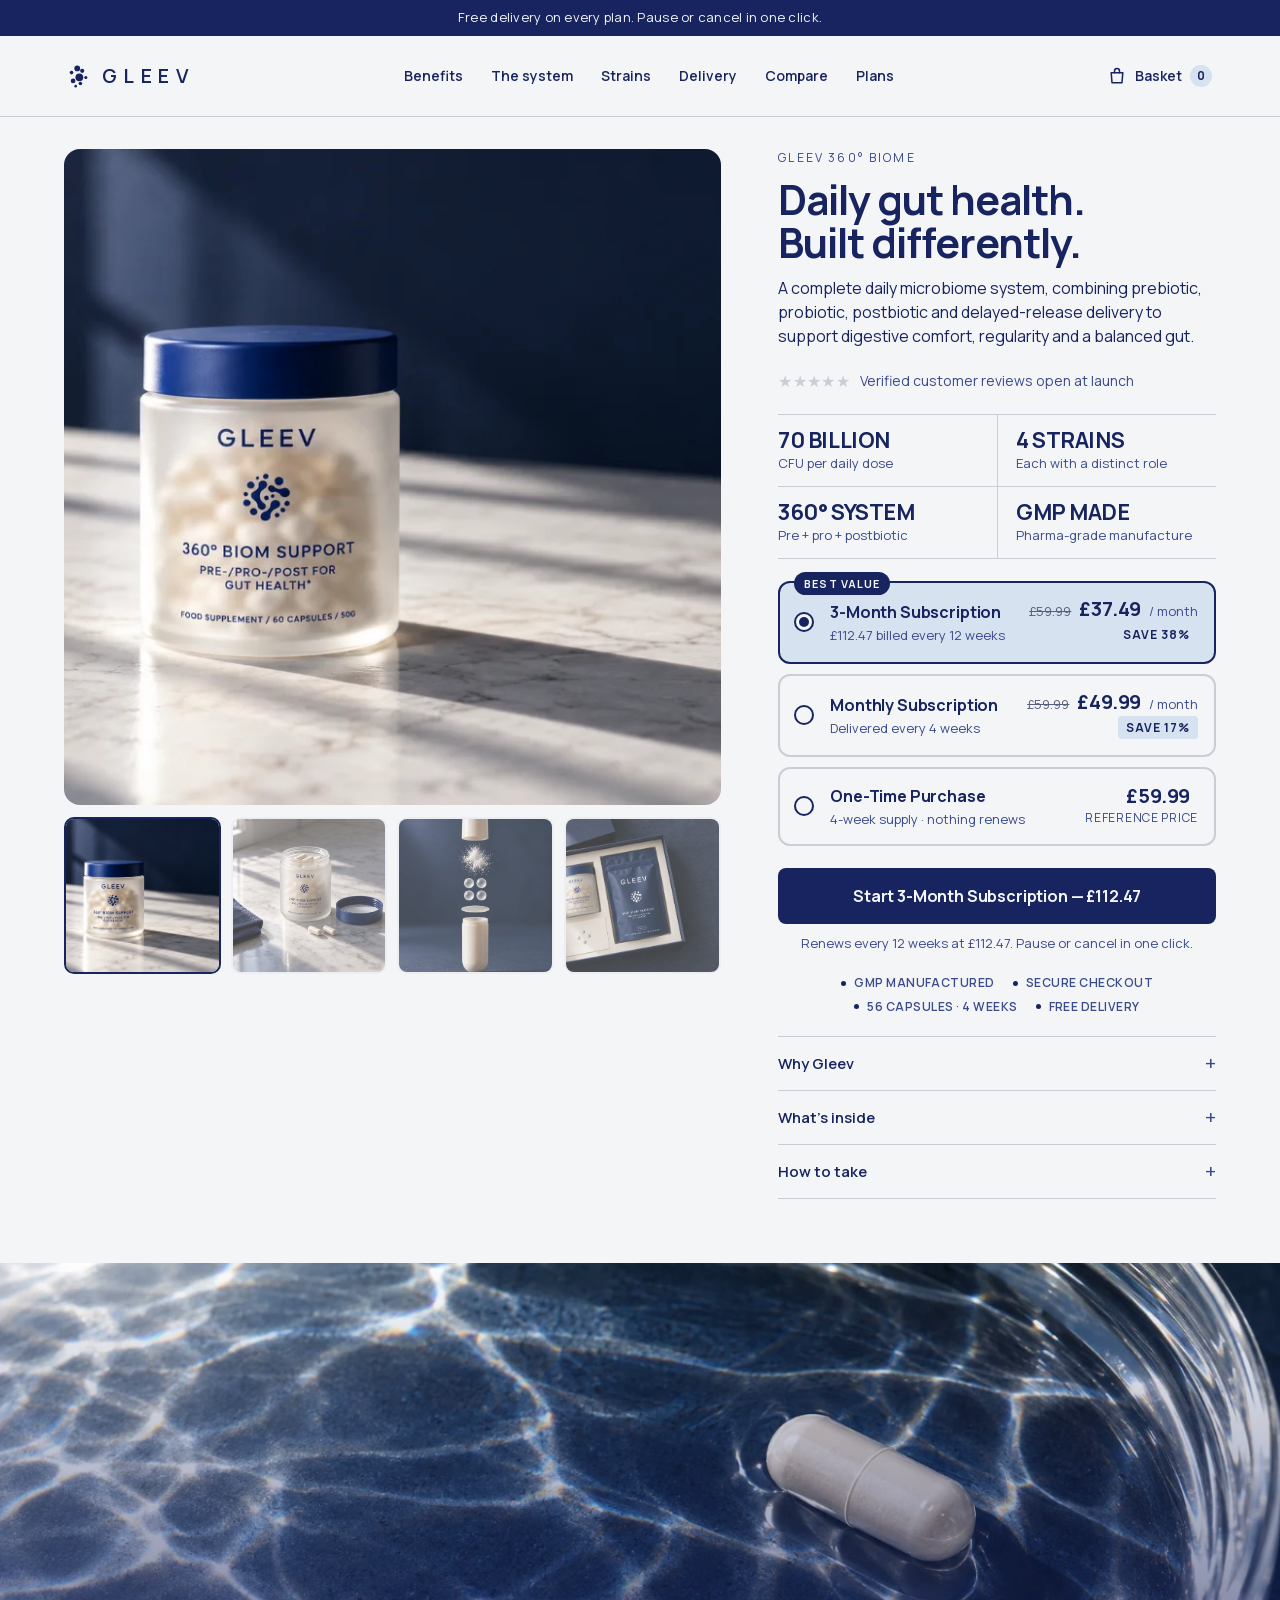
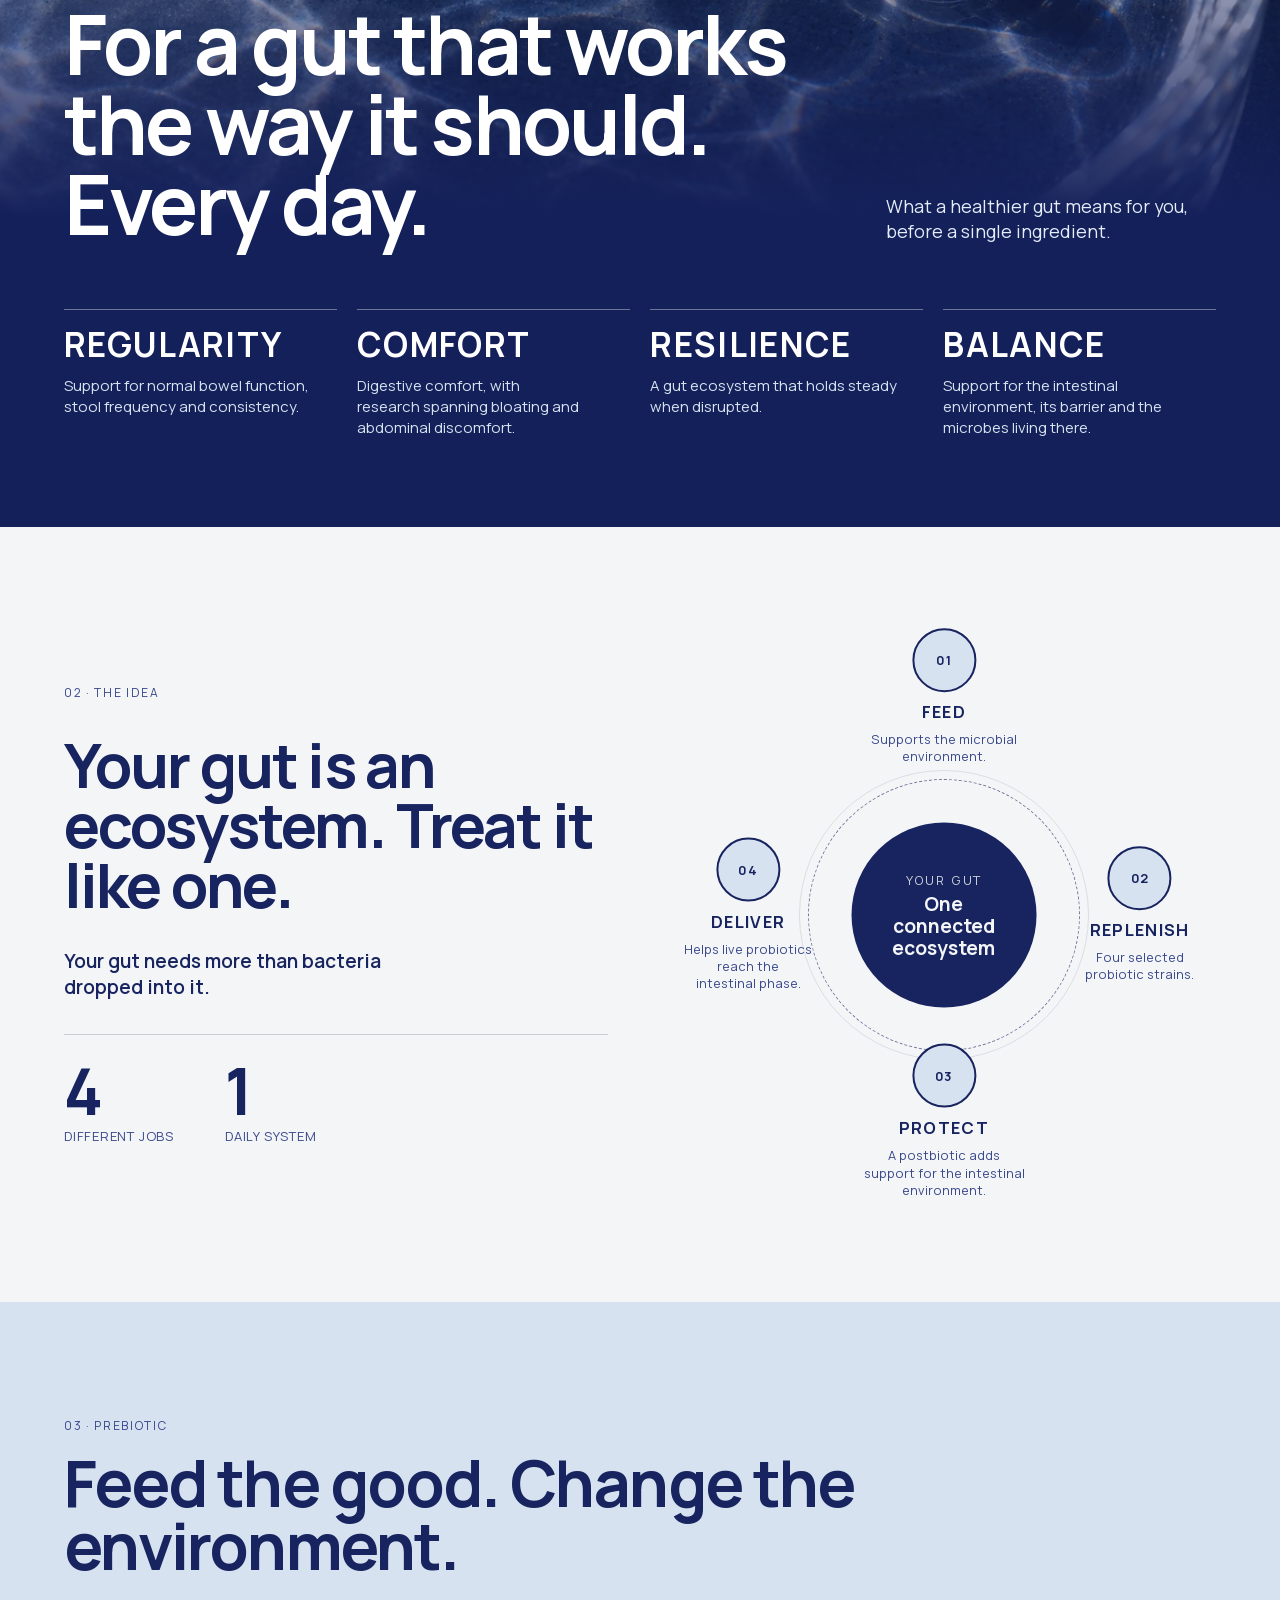
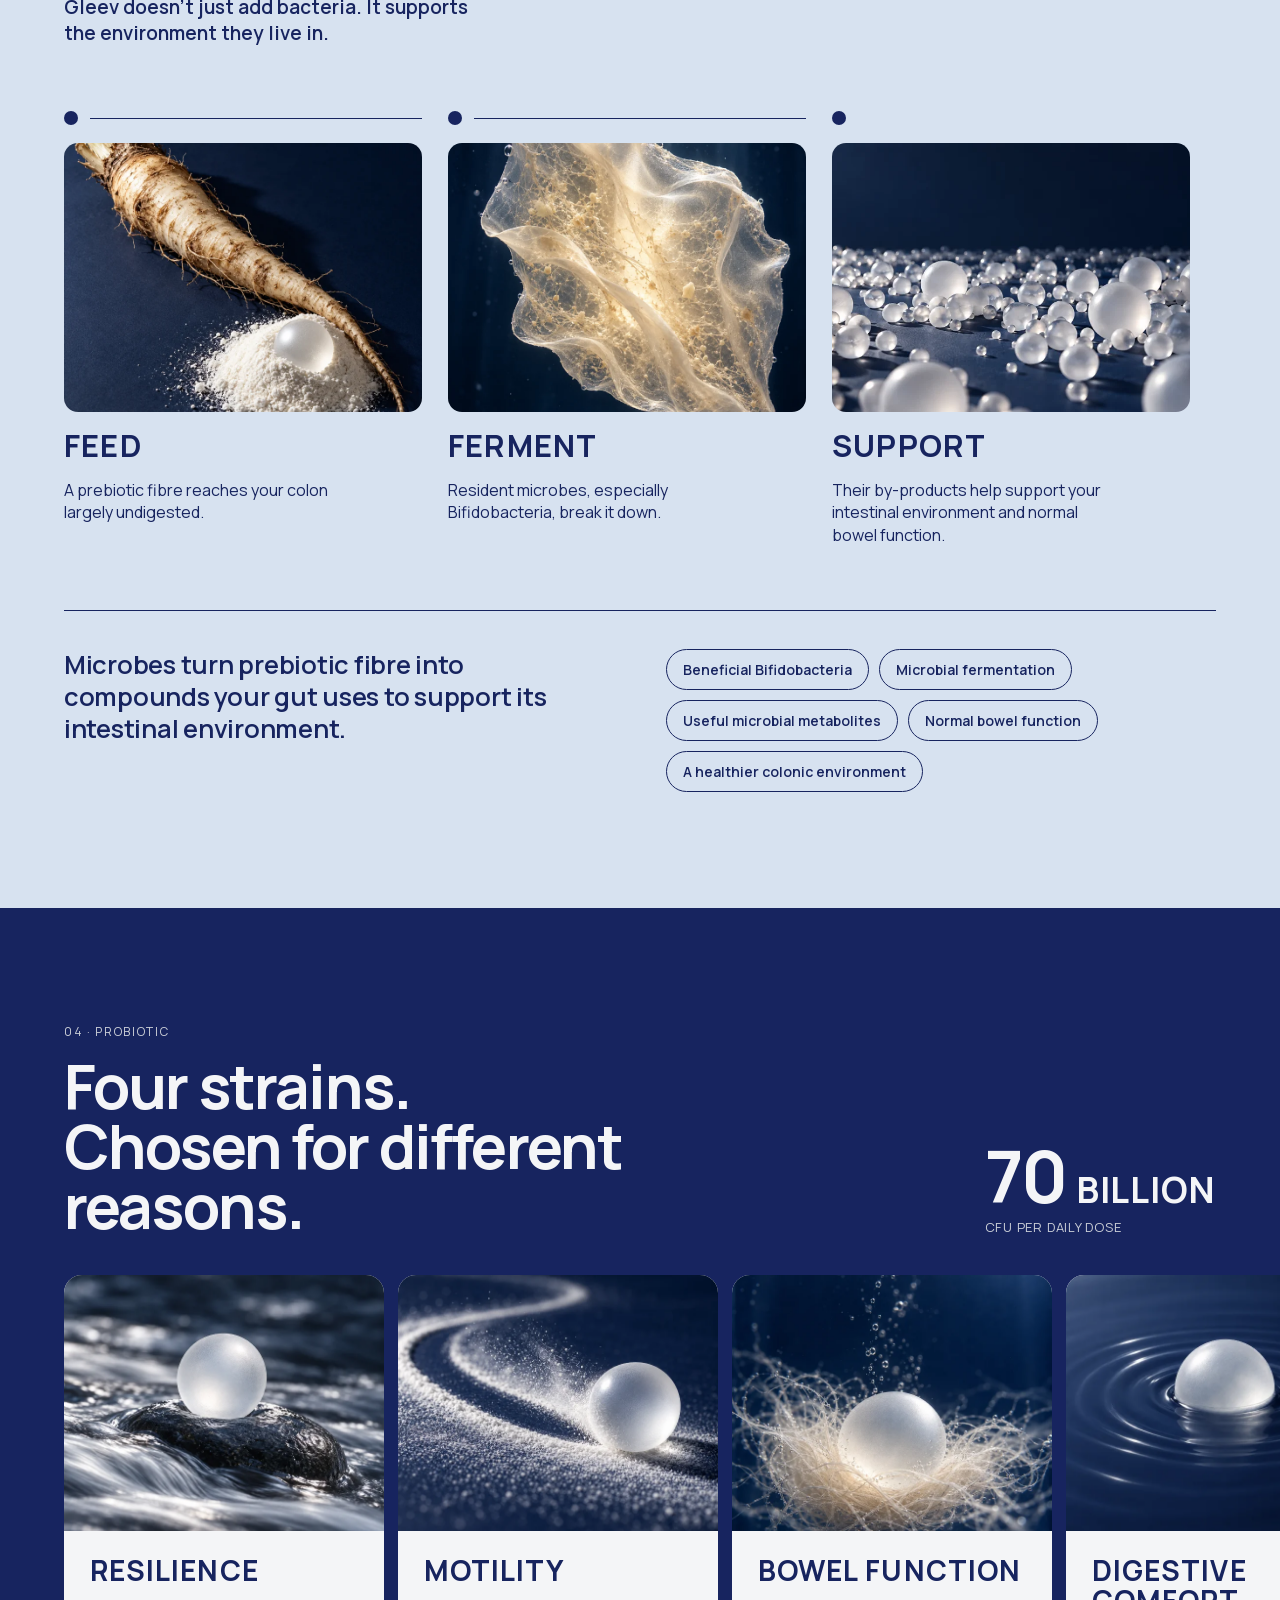
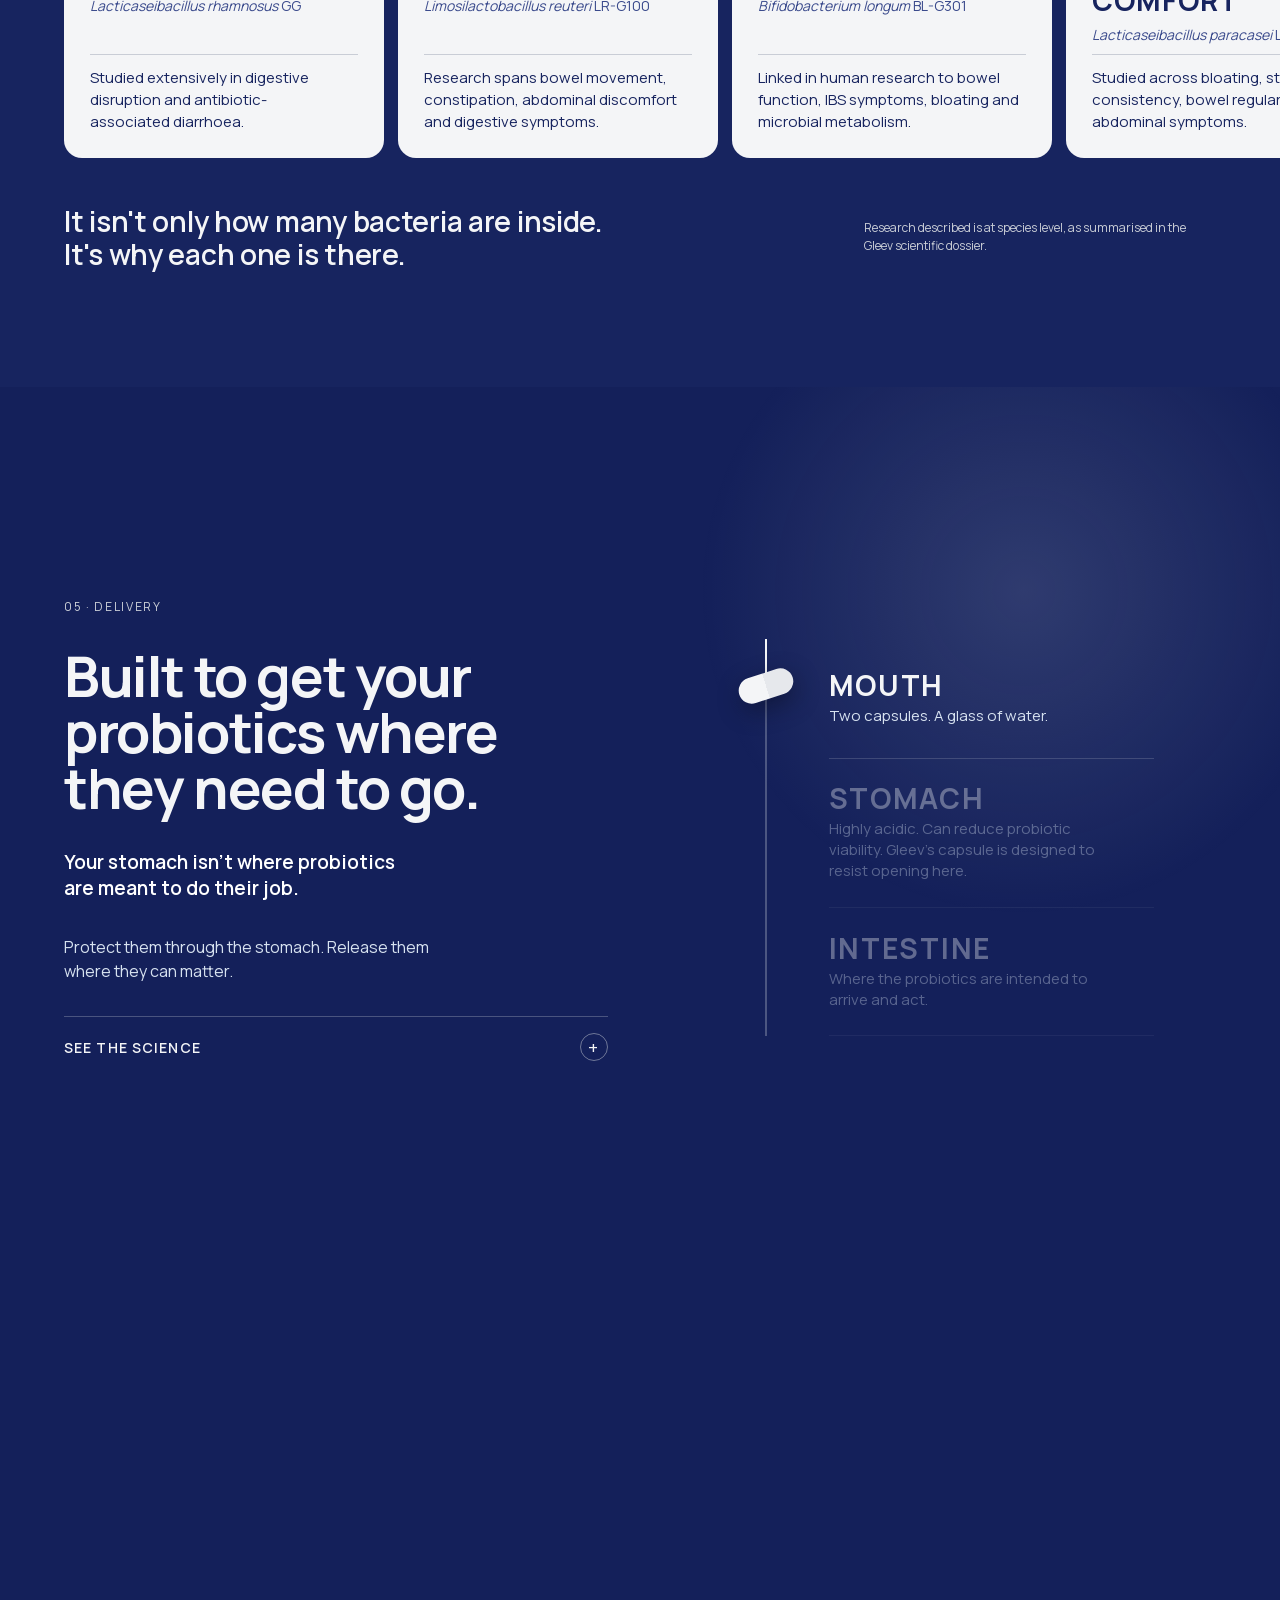
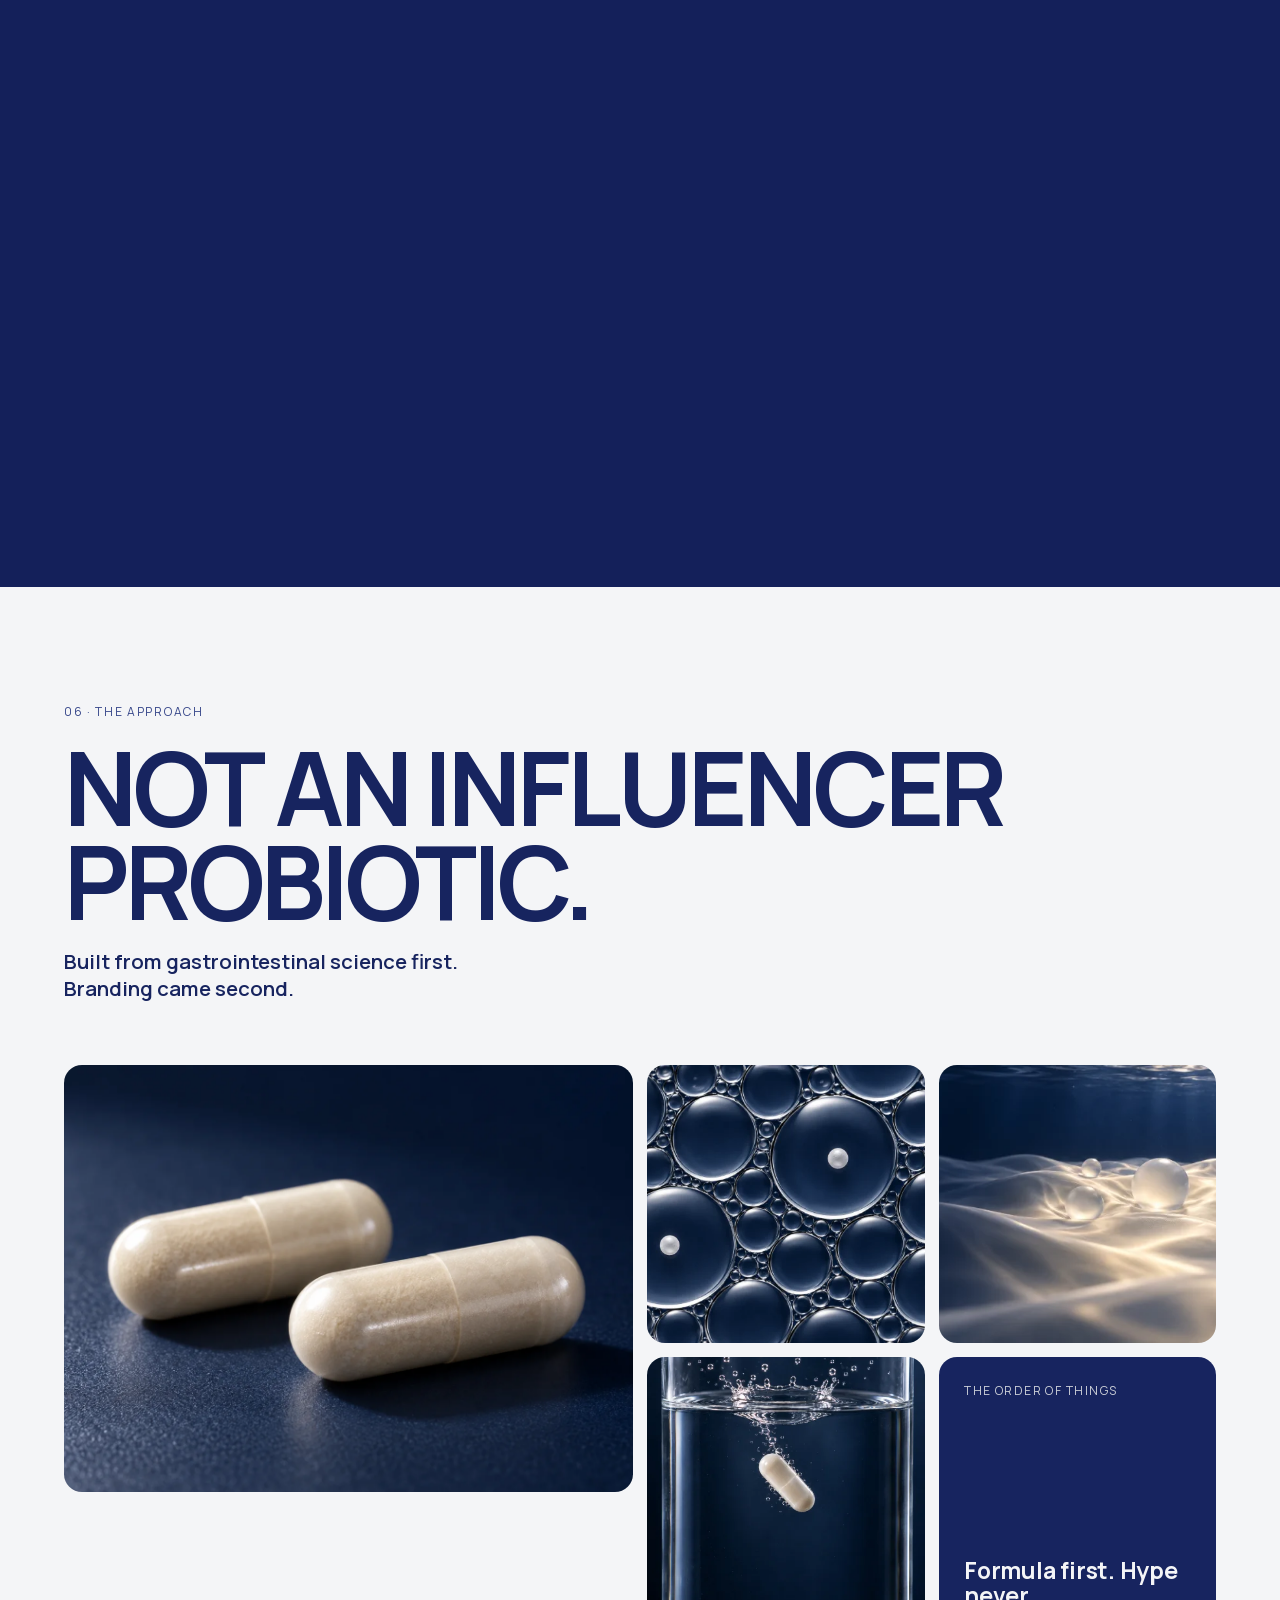
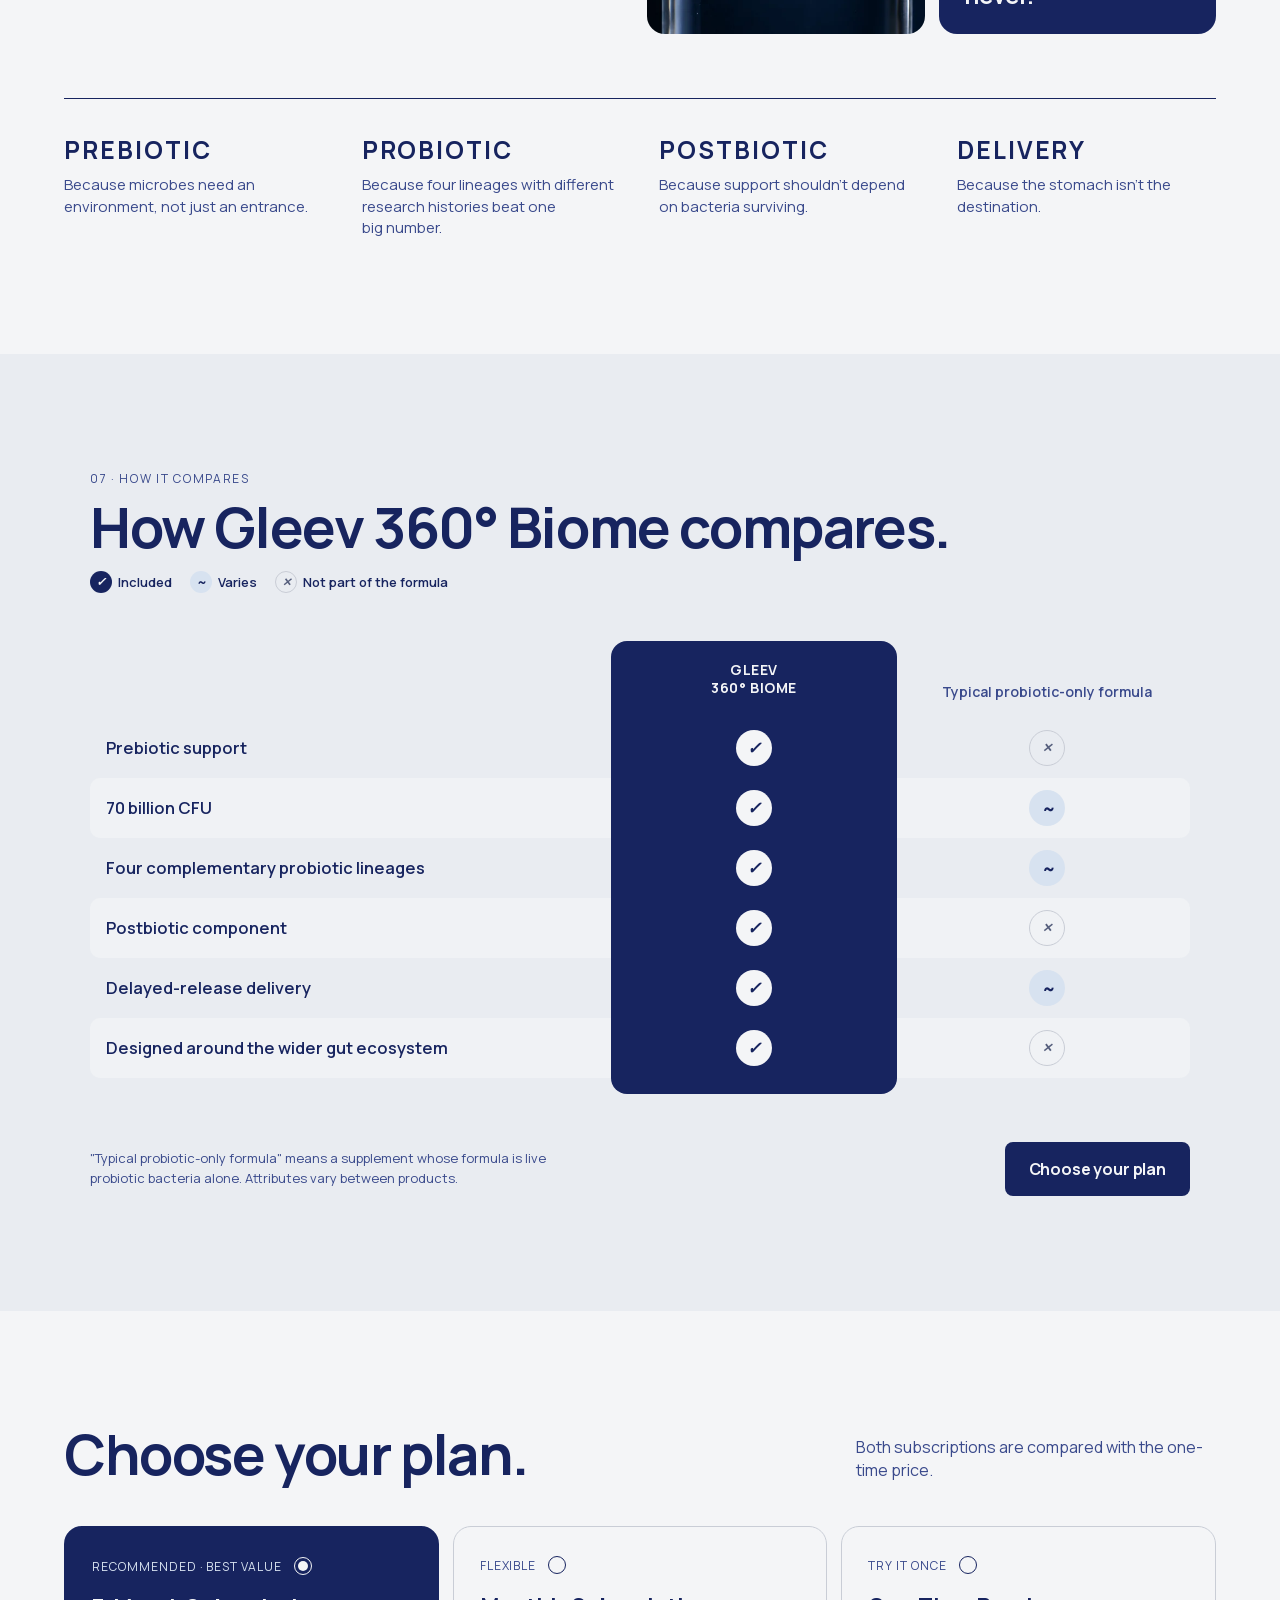
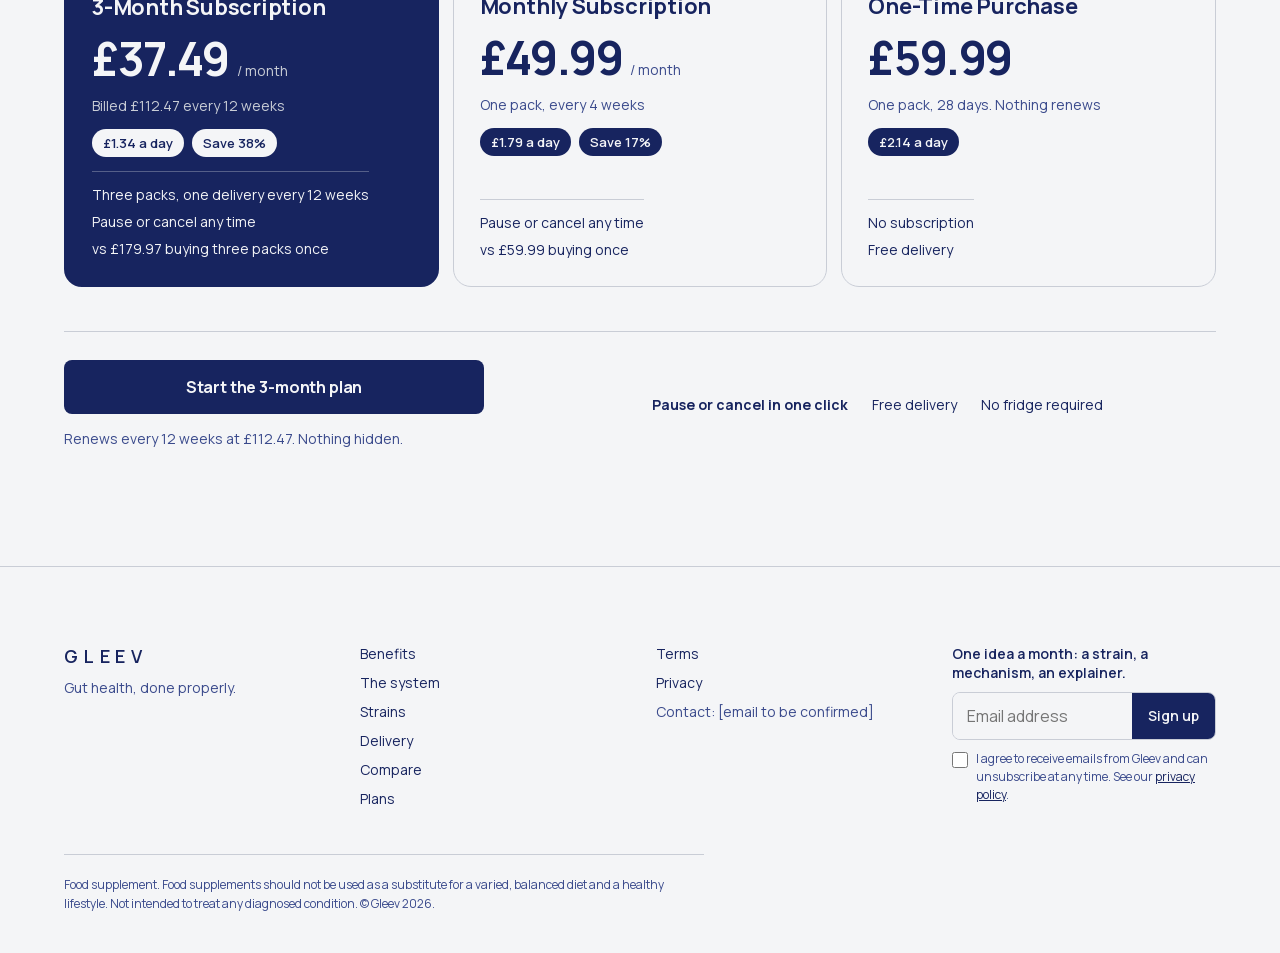
<file: index.html>
<!doctype html>
<html lang="en">
<head>
<meta charset="utf-8">
<meta name="viewport" content="width=device-width, initial-scale=1, viewport-fit=cover">
<title>Gleev 360° Biome. Daily gut health, built differently.</title>
<meta name="description" content="A complete daily microbiome system combining prebiotic, probiotic, postbiotic and delayed-release delivery to support digestive comfort, regularity and a balanced gut.">
<meta name="theme-color" content="#17245F">
<link rel="canonical" href="https://gleevhealth.com/">
<meta property="og:type" content="website">
<meta property="og:title" content="Gleev 360° Biome. Daily gut health, built differently.">
<meta property="og:description" content="Four jobs, two capsules a day. A complete daily gut system, built to arrive.">
<meta property="og:url" content="https://gleevhealth.com/">
<meta property="og:image" content="https://gleevhealth.com/assets/og-image.jpg">
<meta property="og:image:width" content="1200">
<meta property="og:image:height" content="630">
<meta property="og:image:alt" content="Gleev 360° Biome jar on a marble counter">
<meta name="twitter:card" content="summary_large_image">
<meta name="twitter:title" content="Gleev 360° Biome. Daily gut health, built differently.">
<meta name="twitter:description" content="Four jobs, two capsules a day. A complete daily gut system, built to arrive.">
<meta name="twitter:image" content="https://gleevhealth.com/assets/og-image.jpg">
<link rel="icon" type="image/svg+xml" href="assets/logo.svg">
<link rel="preload" as="image" href="assets/img/hero.webp" type="image/webp">
<link rel="preload" as="font" type="font/woff2" href="assets/fonts/manrope-latin.woff2" crossorigin>
<link rel="stylesheet" href="css/styles.css">
<script>document.documentElement.classList.add('js')</script>
</head>
<body>
<div class="page" id="top">

<div class="announce">Free delivery on every plan. Pause or cancel in one click.</div>
<nav class="nav" aria-label="Main">
  <a class="brand" href="#top" aria-label="Gleev home"><img class="brand-mark" src="assets/logo.svg" alt="" width="26" height="26"><span class="brand-word">GLEEV</span></a>
  <div class="nav-links">
    <a href="#benefits">Benefits</a><a href="#system">The system</a><a href="#strains">Strains</a><a href="#deliver">Delivery</a><a href="#compare">Compare</a><a href="#plans">Plans</a>
  </div>
  <div class="nav-right">
    <button class="basket-btn" type="button" data-open-basket aria-label="Open basket"><svg class="bag" width="20" height="20" viewBox="0 0 24 24" fill="none" stroke="currentColor" stroke-width="1.8" stroke-linecap="round" stroke-linejoin="round" aria-hidden="true"><path d="M5 8h14l-1 12H6L5 8z"/><path d="M9 8V6a3 3 0 0 1 6 0v2"/></svg><span class="basket-label">Basket</span><span class="basket-count" data-basket-count data-empty="true">0</span></button>
    <button class="menu-btn" type="button" aria-label="Menu" aria-expanded="false" aria-controls="mobile-menu"><span></span></button>
  </div>
  <div class="mobile-menu" id="mobile-menu">
    <a href="#benefits">Benefits</a><a href="#system">The system</a><a href="#strains">Strains</a><a href="#deliver">Delivery</a><a href="#compare">Compare</a><a href="#plans">Plans</a>
  </div>
</nav>

<div class="topbar" id="topbar" aria-hidden="true">
  <div class="topbar-info"><span class="brand-word">GLEEV</span><span class="t">360° Biome · <span data-bind="name"></span> · <span data-bind="price"></span> <span data-bind="perShort"></span></span></div>
  <a class="btn" href="#plans" tabindex="-1">Choose your plan</a>
</div>
<div class="bottombar" id="bottombar">
  <div class="p"><b><span data-bind="price" style="font-weight:600;color:inherit"></span> <span data-bind="perShort"></span></b><small data-bind="day"></small></div>
  <button class="btn" type="button" data-add data-bind="cta"></button>
</div>

<!-- Shop -->
<section class="shop" id="product" data-hero>
  <div class="shop-grid">
    <div class="gallery">
      <div class="gallery-main" id="gallery-main">
        <figure class="is-on"><img src="assets/img/hero.webp" alt="Gleev 360° Biome jar on a marble counter" width="1200" height="675" style="object-position:31% 50%" fetchpriority="high"></figure>
        <figure><img src="assets/img/gallery-02-unboxed.webp" alt="Gleev jar with the lid off and capsules on a marble counter" width="1200" height="1200" loading="lazy"></figure>
        <figure><img src="assets/img/gallery-03-system.webp" alt="A Gleev delayed-release capsule opened to show its contents" width="960" height="1200" loading="lazy"></figure>
        <figure><img src="assets/img/gallery-04-routine.webp" alt="Gleev gift box with a jar and a refill pouch" width="1200" height="800" loading="lazy"></figure>
      </div>
      <div class="thumbs" role="tablist" aria-label="Product images" id="thumbs">
        <button class="thumb" role="tab" aria-selected="true" aria-label="Hero product"><img src="assets/img/hero.webp" alt="" style="object-position:31% 50%" width="300" height="300"></button>
        <button class="thumb" role="tab" aria-selected="false" aria-label="What you get: 56 capsules"><img src="assets/img/gallery-02-unboxed.webp" alt="" loading="lazy" width="300" height="300"></button>
        <button class="thumb" role="tab" aria-selected="false" aria-label="The 360° system"><img src="assets/img/gallery-03-system.webp" alt="" loading="lazy" width="300" height="300"></button>
        <button class="thumb" role="tab" aria-selected="false" aria-label="Gift box with refill"><img src="assets/img/gallery-04-routine.webp" alt="" loading="lazy" width="300" height="300"></button>
      </div>
    </div>

    <div class="buy">
      <div class="buy-head">
        <span class="eyebrow">GLEEV 360° BIOME</span>
        <h1>Daily gut health. Built differently.</h1>
        <p>A complete daily microbiome system, combining prebiotic, probiotic, postbiotic and delayed-release delivery to support digestive comfort, regularity and a balanced gut.</p>
      </div>
      <div class="stars"><i aria-hidden="true">★★★★★</i><span>Verified customer reviews open at launch</span></div>
      <div class="facts">
        <div><b>70 BILLION</b><span>CFU per daily dose</span></div>
        <div><b>4 STRAINS</b><span>Each with a distinct role</span></div>
        <div><b>360° SYSTEM</b><span>Pre + pro + postbiotic</span></div>
        <div><b>GMP MADE</b><span>Pharma-grade manufacture</span></div>
      </div>
      <div class="plan-list" id="plan-list" role="radiogroup" aria-label="Choose how to buy"></div>
      <div class="cta-block">
        <button class="btn" type="button" data-add data-bind="ctaLong"></button>
        <p><span data-bind="renew"></span>. <span data-bind="flex"></span></p>
      </div>
      <div class="trust"><span>GMP MANUFACTURED</span><span>SECURE CHECKOUT</span><span>56 CAPSULES · 4 WEEKS</span><span>FREE DELIVERY</span></div>
      <div class="acc" id="acc">
        <div class="acc-item"><button class="acc-btn" type="button" aria-expanded="false" aria-controls="acc-1"><span>Why Gleev</span><span class="sign">+</span></button>
          <div class="acc-panel" id="acc-1"><span><em>✓</em><span>Supports digestive comfort</span></span><span><em>✓</em><span>Supports bowel regularity</span></span><span><em>✓</em><span>Supports a balanced gut ecosystem</span></span><span><em>✓</em><span>Four complementary gut-health functions in one daily system</span></span></div></div>
        <div class="acc-item"><button class="acc-btn" type="button" aria-expanded="false" aria-controls="acc-2"><span>What's inside</span><span class="sign">+</span></button>
          <div class="acc-panel" id="acc-2"><span><em>·</em><span>Prebiotic fibre (inulin) to feed your own beneficial bacteria</span></span><span><em>·</em><span>70 billion CFU across four strains: L. rhamnosus GG, L. reuteri LR-G100, B. longum BL-G301, L. paracasei LPc-G110</span></span><span><em>·</em><span>A postbiotic component for the intestinal environment</span></span><span><em>·</em><span>Pharma-grade delayed-release cellulose capsule, plant-based, non-GMO</span></span></div></div>
        <div class="acc-item"><button class="acc-btn" type="button" aria-expanded="false" aria-controls="acc-3"><span>How to take</span><span class="sign">+</span></button>
          <div class="acc-panel" id="acc-3"><span><em>·</em><span>Two capsules daily, with water</span></span><span><em>·</em><span>No refrigeration needed</span></span><span><em>·</em><span>Food supplement. Not a substitute for a varied, balanced diet</span></span></div></div>
      </div>
    </div>
  </div>
</section>

<!-- 01 Benefits -->
<section class="benefits" id="benefits" data-benefits>
  <div class="benefits-bg"><img src="assets/img/bg-macro-capsule.webp" alt="" width="1200" height="800" loading="lazy"></div>
  <div class="benefits-fade"></div>
  <div class="benefits-in">
    <div class="benefits-top">
      <h2>For a gut that works the way it should. Every day.</h2>
      <p>What a healthier gut means for you, before a single ingredient.</p>
    </div>
    <div class="benefit-grid">
      <div class="benefit" style="--d:0s"><b>REGULARITY</b><span>Support for normal bowel function, stool frequency and consistency.</span></div>
      <div class="benefit" style="--d:.12s"><b>COMFORT</b><span>Digestive comfort, with research spanning bloating and abdominal discomfort.</span></div>
      <div class="benefit" style="--d:.24s"><b>RESILIENCE</b><span>A gut ecosystem that holds steady when disrupted.</span></div>
      <div class="benefit" style="--d:.36s"><b>BALANCE</b><span>Support for the intestinal environment, its barrier and the microbes living there.</span></div>
    </div>
  </div>
</section>

<!-- 02 Ecosystem -->
<section class="section system" id="system">
  <div class="system-grid">
    <div class="stack">
      <span class="eyebrow">02 · THE IDEA</span>
      <h2>Your gut is an ecosystem. Treat it like one.</h2>
      <p class="lede">Your gut needs more than bacteria dropped into it.</p>
      <div class="bignums"><span><b>4</b><small>DIFFERENT JOBS</small></span><span><b>1</b><small>DAILY SYSTEM</small></span></div>
    </div>
    <div class="eco-wrap">
      <div class="eco">
        <div class="eco-ring"></div>
        <div class="eco-core"><small>YOUR GUT</small><b>One connected ecosystem</b></div>
        <div class="eco-node" style="--x:50%;--y:10%"><i>01</i><b>FEED</b><span>Supports the microbial environment.</span></div>
        <div class="eco-node" style="--x:86%;--y:50%"><i>02</i><b>REPLENISH</b><span>Four selected probiotic strains.</span></div>
        <div class="eco-node" style="--x:50%;--y:88%"><i>03</i><b>PROTECT</b><span>A postbiotic adds support for the intestinal environment.</span></div>
        <div class="eco-node" style="--x:14%;--y:50%"><i>04</i><b>DELIVER</b><span>Helps live probiotics reach the intestinal phase.</span></div>
      </div>
    </div>
  </div>
</section>

<!-- 03 Feed -->
<section class="section feed" id="feed">
  <div class="feed-in">
    <div class="feed-head">
      <span class="eyebrow">03 · PREBIOTIC</span>
      <h2>Feed the good. Change the environment.</h2>
      <p class="lede">Gleev doesn't just add bacteria. It supports the environment they live in.</p>
    </div>
    <div class="steps">
      <div class="step"><div class="step-line"><i></i><span></span></div><div class="step-img"><img src="assets/img/feed-1.webp" alt="Chicory root, cut, on a frosted white surface" width="820" height="820" loading="lazy"></div><b>FEED</b><p>A prebiotic fibre reaches your colon largely undigested.</p></div>
      <div class="step"><div class="step-line"><i></i><span></span></div><div class="step-img"><img src="assets/img/feed-2.webp" alt="Abstract macro of a microbial community on navy" width="820" height="820" loading="lazy"></div><b>FERMENT</b><p>Resident microbes, especially Bifidobacteria, break it down.</p></div>
      <div class="step"><div class="step-line"><i></i><span></span></div><div class="step-img"><img src="assets/img/feed-3.webp" alt="A light breakfast on a calm morning" width="820" height="461" loading="lazy"></div><b>SUPPORT</b><p>Their by-products help support your intestinal environment and normal bowel function.</p></div>
    </div>
    <div class="feed-foot">
      <p>Microbes turn prebiotic fibre into compounds your gut uses to support its intestinal environment.</p>
      <div class="pills"><span>Beneficial Bifidobacteria</span><span>Microbial fermentation</span><span>Useful microbial metabolites</span><span>Normal bowel function</span><span>A healthier colonic environment</span></div>
    </div>
  </div>
</section>

<!-- 04 Strains -->
<section class="strains dark" id="strains">
  <div class="strains-head">
    <div class="t"><span class="eyebrow">04 · PROBIOTIC</span><h2>Four strains. Chosen for different reasons.</h2></div>
    <div class="cfu"><b>70 <span>BILLION</span></b><small>CFU PER DAILY DOSE</small></div>
  </div>
  <div class="strain-row" tabindex="0" aria-label="The four strains, scroll sideways">
    <article class="strain"><div class="strain-img"><img src="assets/img/strain-1.webp" alt="" width="654" height="654" loading="lazy"></div><div class="strain-body"><b>RESILIENCE</b><span class="l"><em>Lacticaseibacillus rhamnosus</em> GG</span><p>Studied extensively in digestive disruption and antibiotic-associated diarrhoea.</p></div></article>
    <article class="strain"><div class="strain-img"><img src="assets/img/strain-2.webp" alt="" width="654" height="654" loading="lazy"></div><div class="strain-body"><b>MOTILITY</b><span class="l"><em>Limosilactobacillus reuteri</em> LR-G100</span><p>Research spans bowel movement, constipation, abdominal discomfort and digestive symptoms.</p></div></article>
    <article class="strain"><div class="strain-img"><img src="assets/img/strain-3.webp" alt="" width="654" height="654" loading="lazy"></div><div class="strain-body"><b>BOWEL FUNCTION</b><span class="l"><em>Bifidobacterium longum</em> BL-G301</span><p>Linked in human research to bowel function, IBS symptoms, bloating and microbial metabolism.</p></div></article>
    <article class="strain"><div class="strain-img"><img src="assets/img/strain-4.webp" alt="" width="654" height="654" loading="lazy"></div><div class="strain-body"><b>DIGESTIVE COMFORT</b><span class="l"><em>Lacticaseibacillus paracasei</em> LPc-G110</span><p>Studied across bloating, stool consistency, bowel regularity and abdominal symptoms.</p></div></article>
  </div>
  <div class="strains-foot">
    <p>It isn't only how many bacteria are inside. It's why each one is there.</p>
    <span>Research described is at species level, as summarised in the Gleev scientific dossier.</span>
  </div>
</section>

<!-- 05 Delivery -->
<section class="deliver dark" id="deliver" data-scrolly>
  <div class="deliver-sticky">
    <div class="deliver-glow"></div>
    <div class="deliver-grid">
      <div class="stack">
        <span class="eyebrow">05 · DELIVERY</span>
        <h2>Built to get your probiotics where they need to go.</h2>
        <p class="lede">Your stomach isn't where probiotics are meant to do their job.</p>
        <p class="sub">Protect them through the stomach. Release them where they can matter.</p>
        <div class="science">
          <button class="science-btn" type="button" aria-expanded="false" aria-controls="science-more"><span>SEE THE SCIENCE</span><span class="sign">+</span></button>
          <p class="more" id="science-more">Pharma-grade delayed-release cellulose capsule, GMP manufactured. In testing it stayed intact for over 60 minutes in 0.1 M hydrochloric acid (about pH 1) across seven commercial batches. A living stomach is more dynamic than a test vessel; the result shows resistance to a defined acid challenge.</p>
        </div>
      </div>
      <div class="journey-wrap">
        <div class="journey" id="journey" style="--p:12%">
          <div class="track"><div class="track-fill"></div><div class="capsule"></div></div>
          <div class="stage is-on"><b>MOUTH</b><span>Two capsules. A glass of water.</span></div>
          <div class="stage"><b>STOMACH</b><span>Highly acidic. Can reduce probiotic viability. Gleev's capsule is designed to resist opening here.</span></div>
          <div class="stage"><b>INTESTINE</b><span>Where the probiotics are intended to arrive and act.</span></div>
        </div>
      </div>
    </div>
  </div>
</section>

<!-- 06 Approach -->
<section class="section formula" id="formula">
  <div class="formula-in">
    <div class="formula-head">
      <span class="eyebrow">06 · THE APPROACH</span>
      <h2>Not an influencer probiotic.</h2>
      <p class="lede">Built from gastrointestinal science first. Branding came second.</p>
    </div>
    <div class="mosaic">
      <div class="ph big"><img src="assets/img/img-editorial-formulation.webp" alt="Formulation bench with printed references and a Gleev jar" width="1200" height="1200" loading="lazy"></div>
      <div class="mosaic-grid">
        <div class="ph"><img src="assets/img/img-macro-inulin.webp" alt="Macro of prebiotic fibre powder" width="640" height="427" loading="lazy"></div>
        <div class="ph"><img src="assets/img/img-capsule-detail.webp" alt="A capsule under hard side light" width="640" height="360" loading="lazy"></div>
        <div class="ph"><img src="assets/img/img-paper-detail.webp" alt="A research reference list" width="512" height="640" loading="lazy"></div>
        <div class="note-card"><small>THE ORDER OF THINGS</small><b>Formula first. Hype never.</b></div>
      </div>
    </div>
    <div class="pillars">
      <div class="pillar"><b>PREBIOTIC</b><span>Because microbes need an environment, not just an entrance.</span></div>
      <div class="pillar"><b>PROBIOTIC</b><span>Because four lineages with different research histories beat one big number.</span></div>
      <div class="pillar"><b>POSTBIOTIC</b><span>Because support shouldn't depend on bacteria surviving.</span></div>
      <div class="pillar"><b>DELIVERY</b><span>Because the stomach isn't the destination.</span></div>
    </div>
  </div>
</section>

<!-- 07 Compare -->
<section class="section compare" id="compare">
  <div class="compare-in">
    <div class="compare-top">
      <div class="t"><span class="eyebrow">07 · HOW IT COMPARES</span><h2>How Gleev 360° Biome compares.</h2></div>
      <div class="legend">
        <span><i class="dot yes">✓</i>Included</span>
        <span><i class="dot var">~</i>Varies</span>
        <span><i class="dot no">✕</i>Not part of the formula</span>
      </div>
    </div>
    <div class="ctable" role="table" aria-label="Comparison with a typical probiotic-only formula">
      <div class="crow chead" role="row"><span></span><div class="us" role="columnheader">GLEEV<br>360° BIOME</div><div class="them" role="columnheader">Typical probiotic-only formula</div></div>
      <div class="crow" role="row"><span class="lab" role="rowheader">Prebiotic support</span><div class="cell us"><i class="mark yes">✓</i></div><div class="cell"><i class="mark no">✕</i></div></div>
      <div class="crow alt" role="row"><span class="lab" role="rowheader">70 billion CFU</span><div class="cell us"><i class="mark yes">✓</i></div><div class="cell"><i class="mark var">~</i></div></div>
      <div class="crow" role="row"><span class="lab" role="rowheader">Four complementary probiotic lineages</span><div class="cell us"><i class="mark yes">✓</i></div><div class="cell"><i class="mark var">~</i></div></div>
      <div class="crow alt" role="row"><span class="lab" role="rowheader">Postbiotic component</span><div class="cell us"><i class="mark yes">✓</i></div><div class="cell"><i class="mark no">✕</i></div></div>
      <div class="crow" role="row"><span class="lab" role="rowheader">Delayed-release delivery</span><div class="cell us"><i class="mark yes">✓</i></div><div class="cell"><i class="mark var">~</i></div></div>
      <div class="crow alt" role="row"><span class="lab" role="rowheader">Designed around the wider gut ecosystem</span><div class="cell us"><i class="mark yes">✓</i></div><div class="cell"><i class="mark no">✕</i></div></div>
      <div class="crow cfoot"><span></span><div class="end"></div><span></span></div>
    </div>
    <div class="compare-foot">
      <p>"Typical probiotic-only formula" means a supplement whose formula is live probiotic bacteria alone. Attributes vary between products.</p>
      <a class="btn btn-inline" href="#plans">Choose your plan</a>
    </div>
  </div>
</section>

<!-- Plans -->
<section class="section plans" id="plans" data-plans>
  <div class="plans-in">
    <div class="plans-top"><h2>Choose your plan.</h2><p>Both subscriptions are compared with the one-time price.</p></div>
    <div class="plan-cards" id="plan-cards" role="radiogroup" aria-label="Choose a plan"></div>
    <div class="plans-cta">
      <div class="l">
        <button class="btn" type="button" data-add data-bind="cta"></button>
        <p><span data-bind="renew"></span>. Nothing hidden.</p>
      </div>
      <div class="plans-perks"><b>Pause or cancel in one click</b><span>Free delivery</span><span>No fridge required</span></div>
    </div>
  </div>
</section>

<!-- Footer -->
<footer class="footer" id="contact">
  <div class="footer-in">
    <div class="footer-grid">
      <div class="col"><span class="brand-word">GLEEV</span><span class="muted">Gut health, done properly.</span></div>
      <div class="col"><a href="#benefits">Benefits</a><a href="#system">The system</a><a href="#strains">Strains</a><a href="#deliver">Delivery</a><a href="#compare">Compare</a><a href="#plans">Plans</a></div>
      <div class="col"><a href="legal/terms.html">Terms</a><a href="legal/privacy.html">Privacy</a><span class="muted">Contact: [email to be confirmed]</span></div>
      <div class="col nl">
        <b>One idea a month: a strain, a mechanism, an explainer.</b>
        <form class="subscribe" data-klaviyo-form data-source="footer" novalidate>
          <div class="field"><input type="email" name="email" placeholder="Email address" autocomplete="email" aria-label="Email address" required><button type="submit">Sign up</button></div>
          <label class="consent"><input type="checkbox" name="consent" required><span>I agree to receive emails from Gleev and can unsubscribe at any time. See our <a href="legal/privacy.html"><u>privacy policy</u></a>.</span></label>
          <input class="hp" type="text" name="company" tabindex="-1" autocomplete="off" aria-hidden="true">
          <p class="form-msg" role="status" aria-live="polite"></p>
        </form>
      </div>
    </div>
    <p class="legal">Food supplement. Food supplements should not be used as a substitute for a varied, balanced diet and a healthy lifestyle. Not intended to treat any diagnosed condition. © Gleev 2026.</p>
  </div>
</footer>

</div>
<script src="js/config.js"></script>
<script src="js/data.js"></script>
<script src="js/klaviyo.js"></script>
<script src="js/cart.js"></script>
<script src="js/app.js"></script>
</body>
</html>
</file>
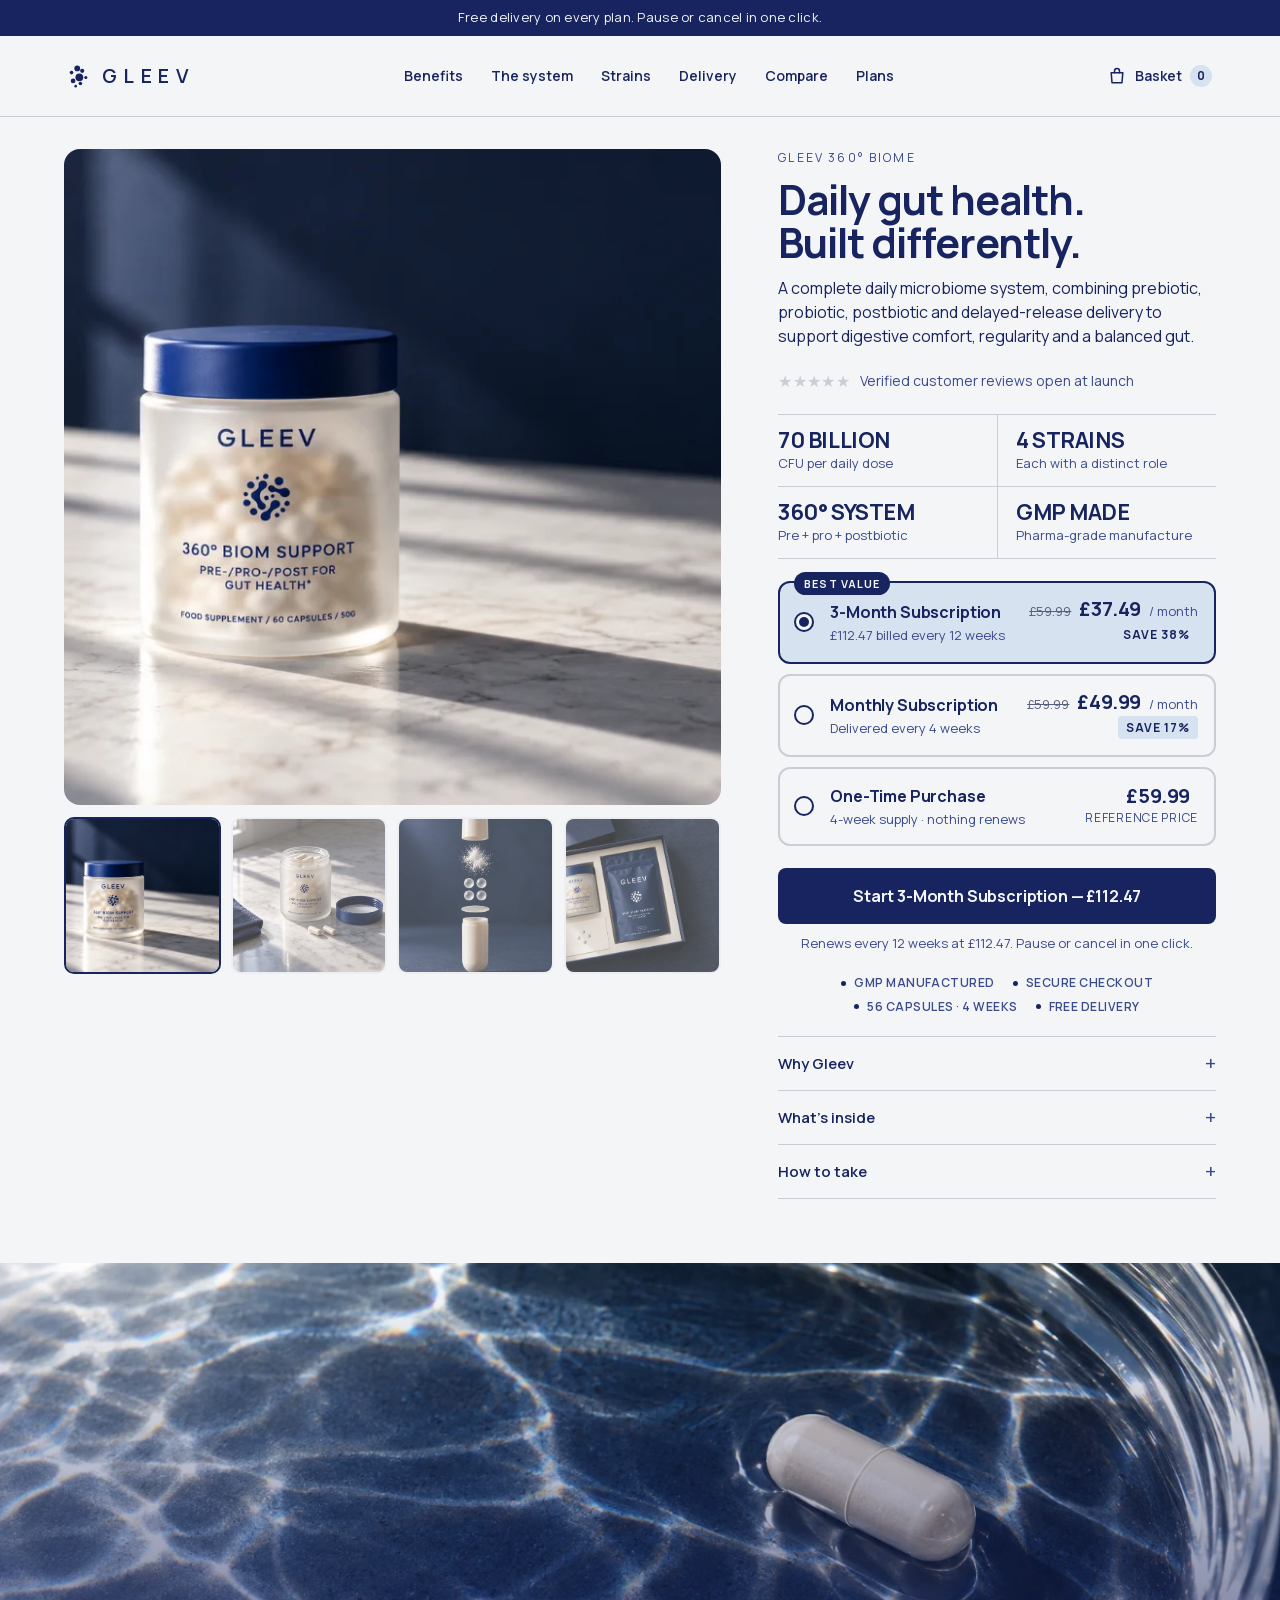
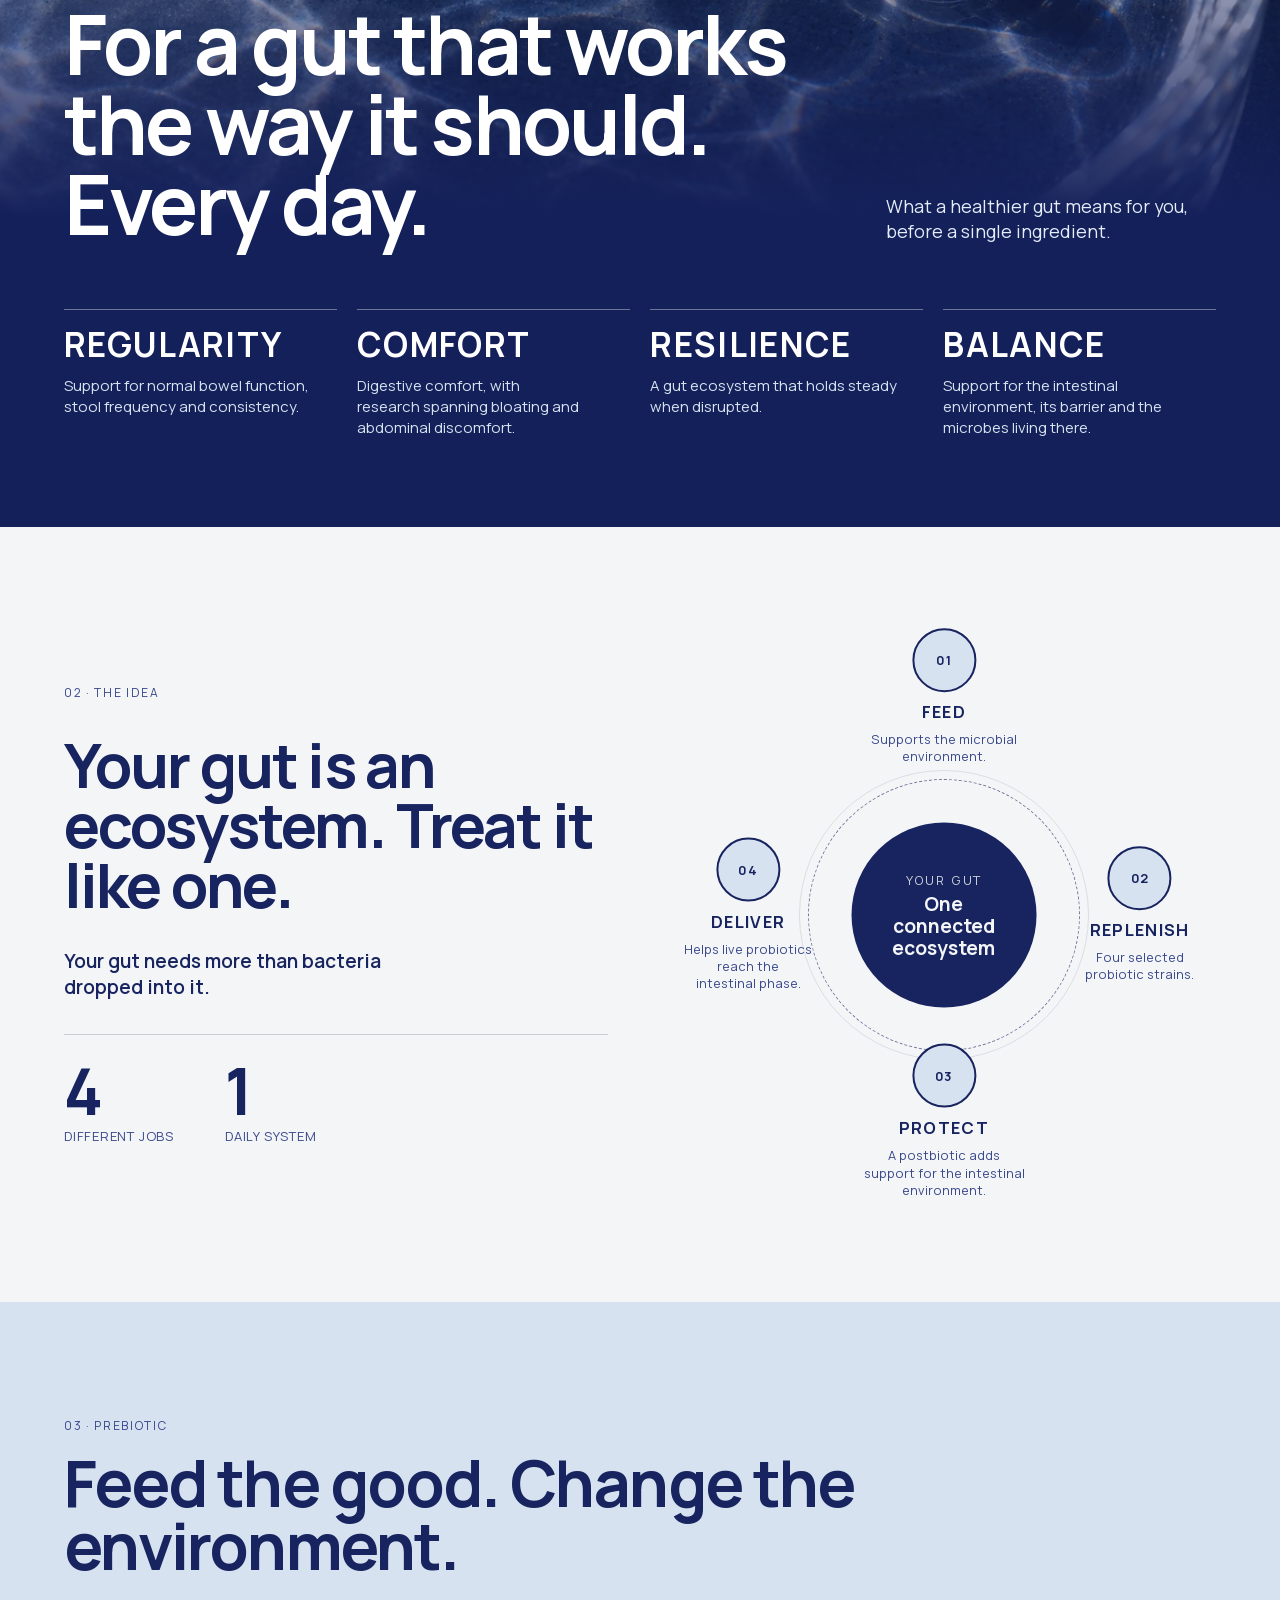
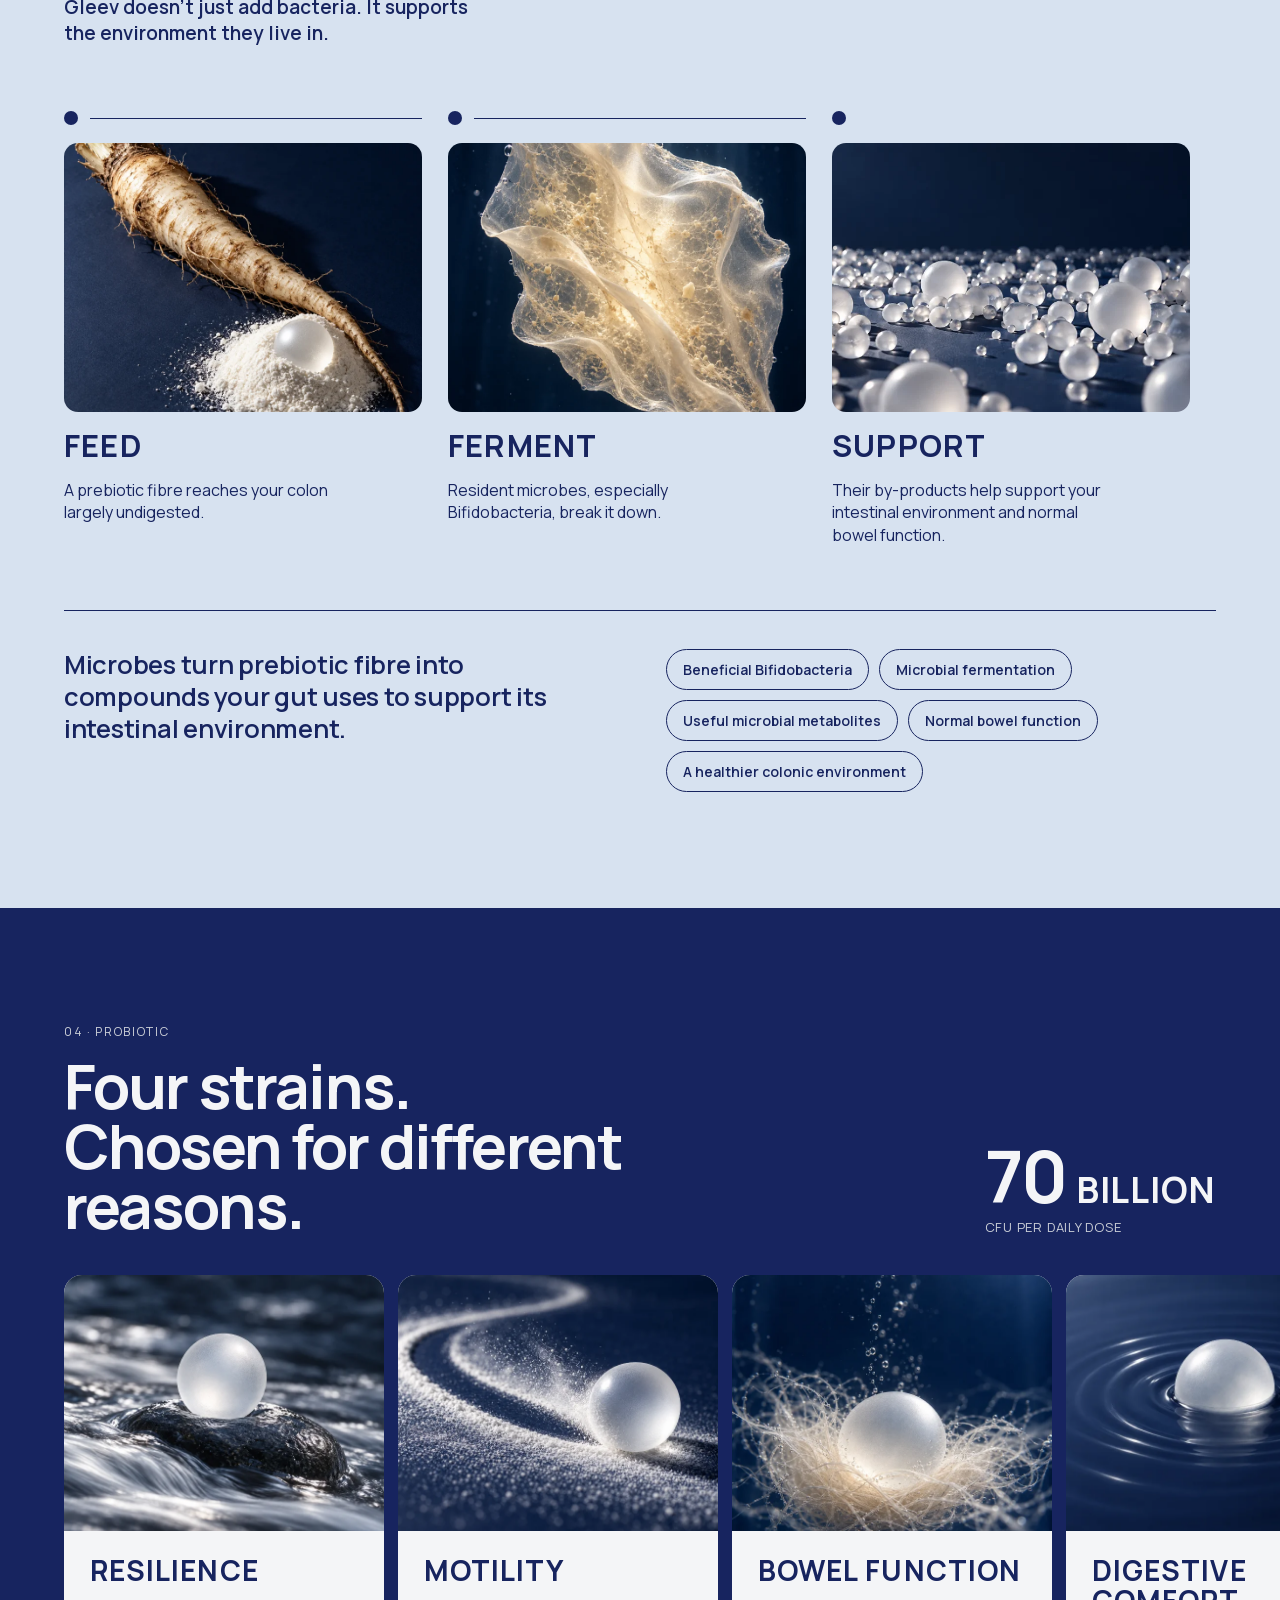
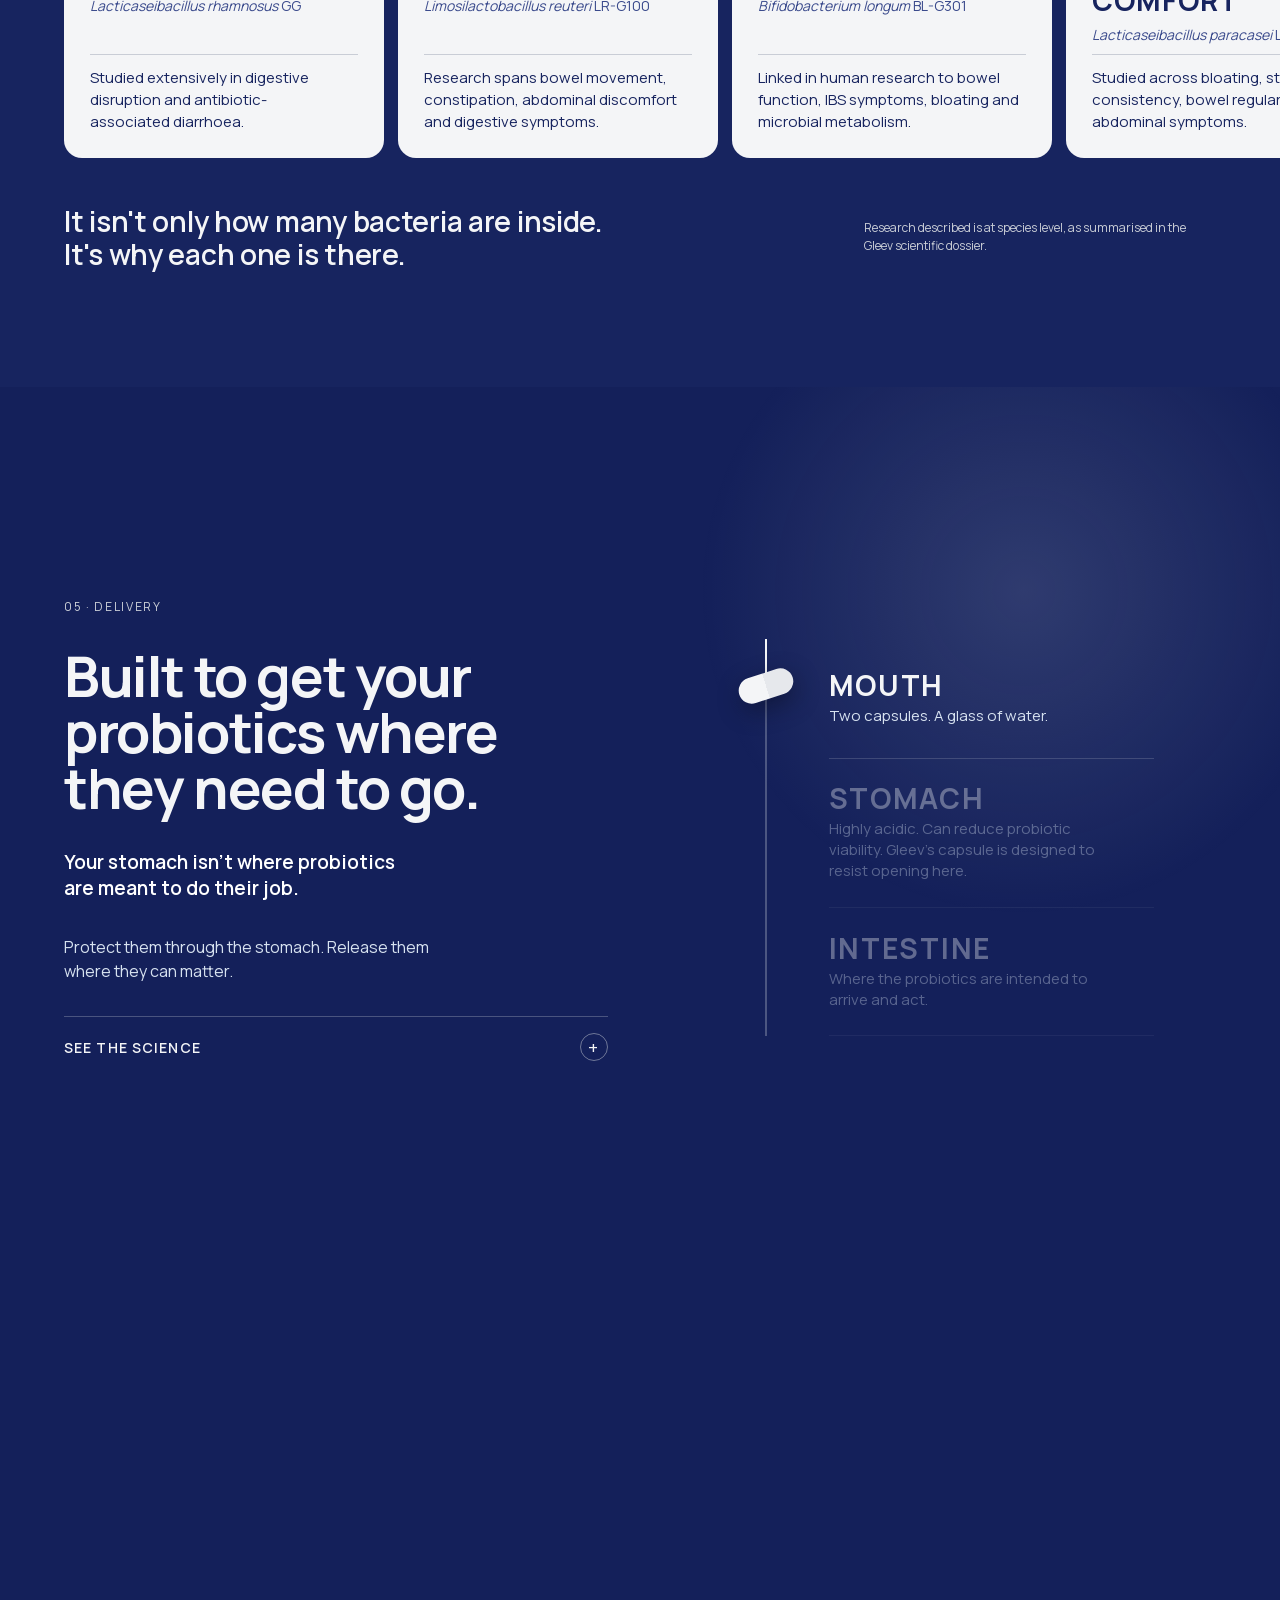
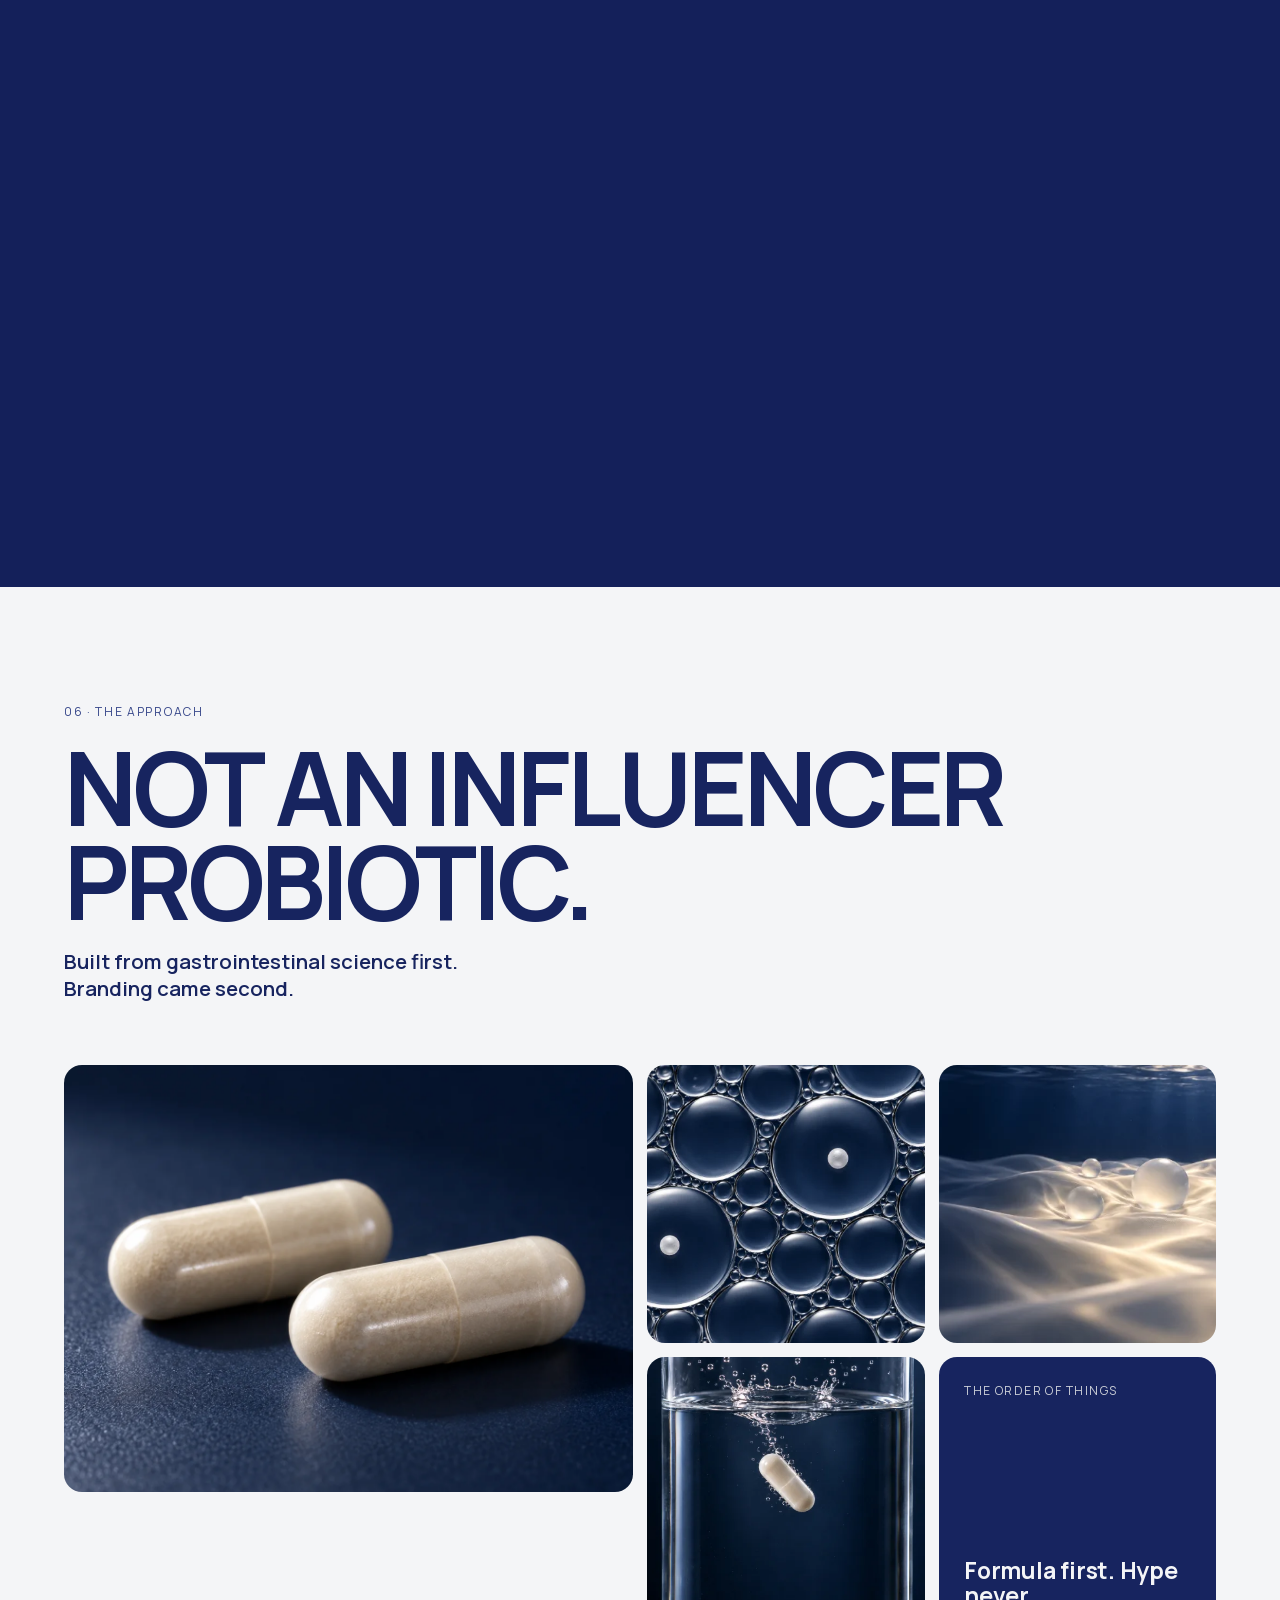
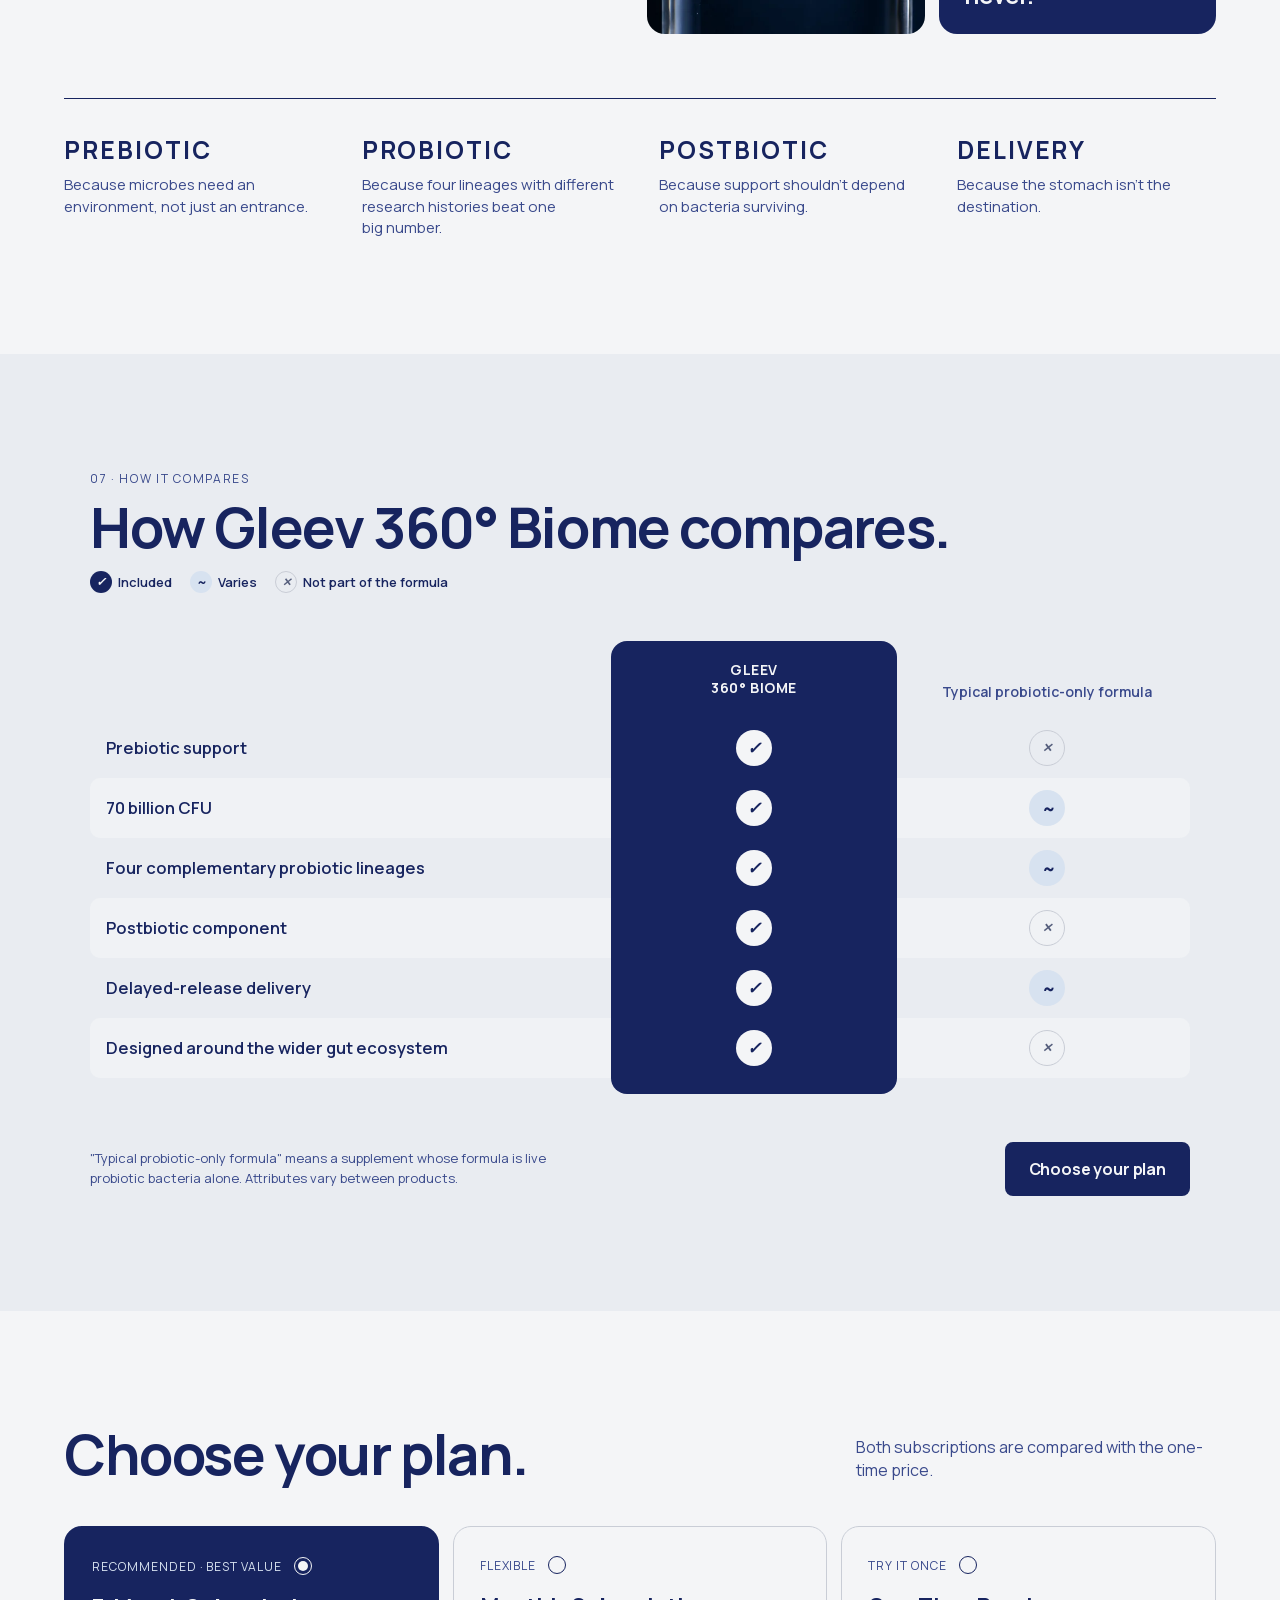
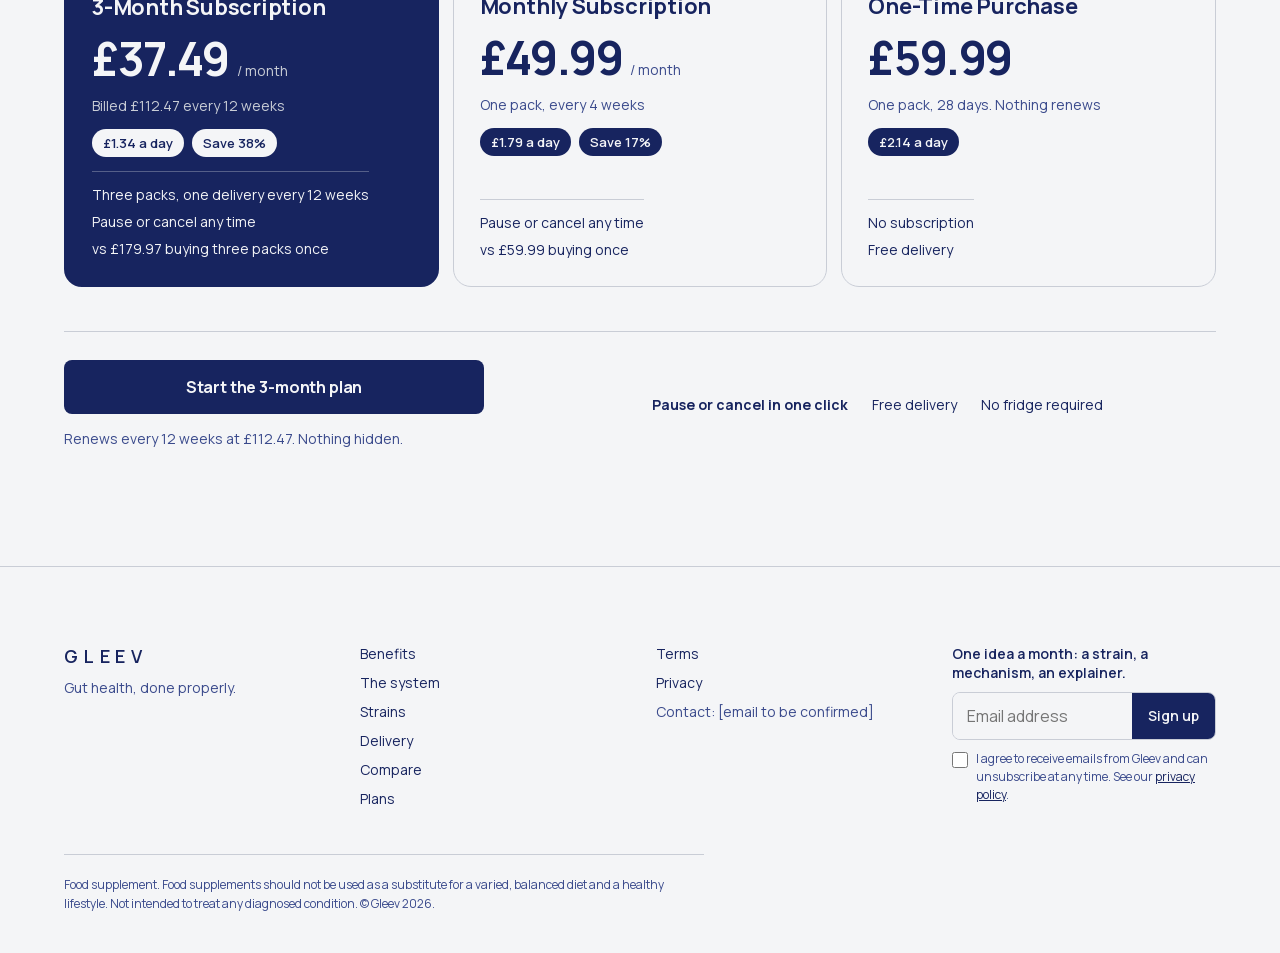
<file: how-to/index.html>
<!doctype html>
<html lang="en">
<head>
<meta charset="utf-8">
<meta name="viewport" content="width=device-width, initial-scale=1">
<title>Redirecting… · Gleev</title>
<meta name="robots" content="noindex">
<link rel="canonical" href="https://gleevhealth.com/">
<meta http-equiv="refresh" content="0; url=/">
<script>location.replace('/' + location.search + location.hash)</script>
</head>
<body>
<p>Redirecting to <a href="/">gleevhealth.com</a>…</p>
</body>
</html>
</file>
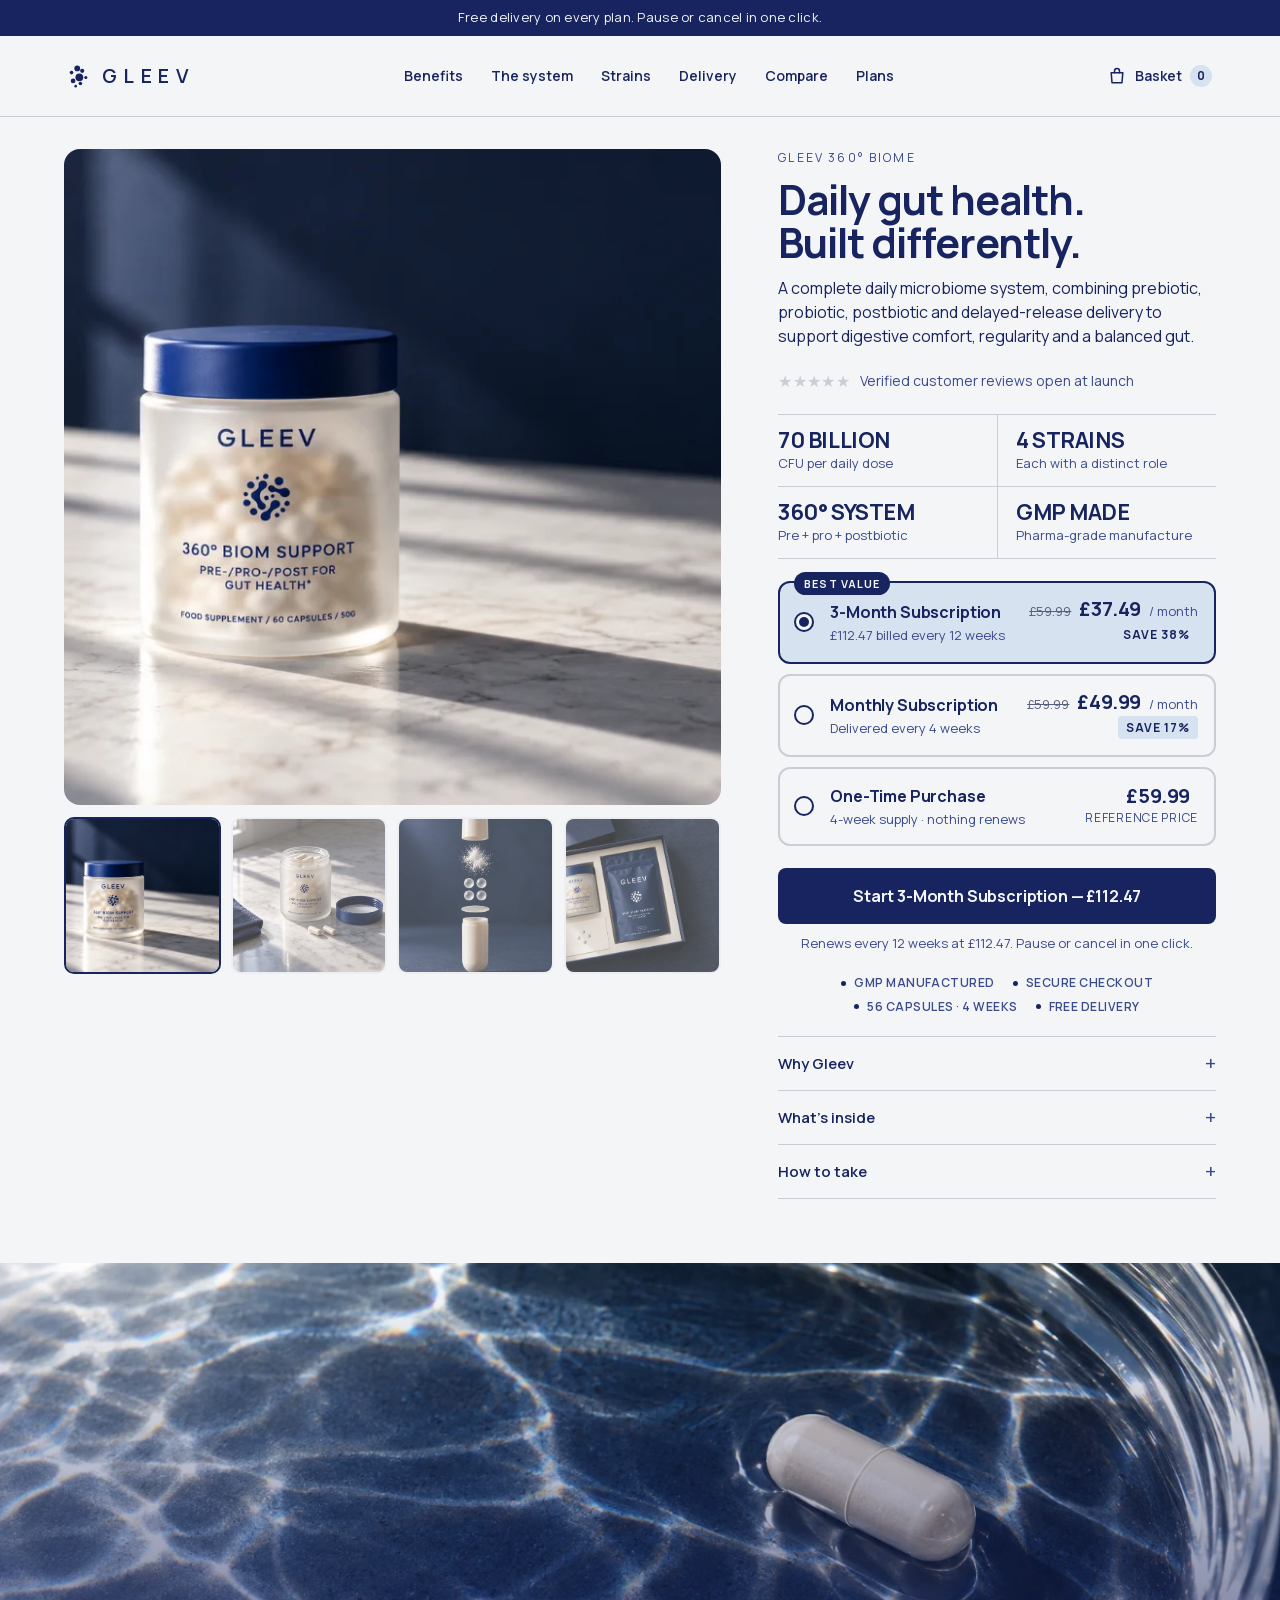
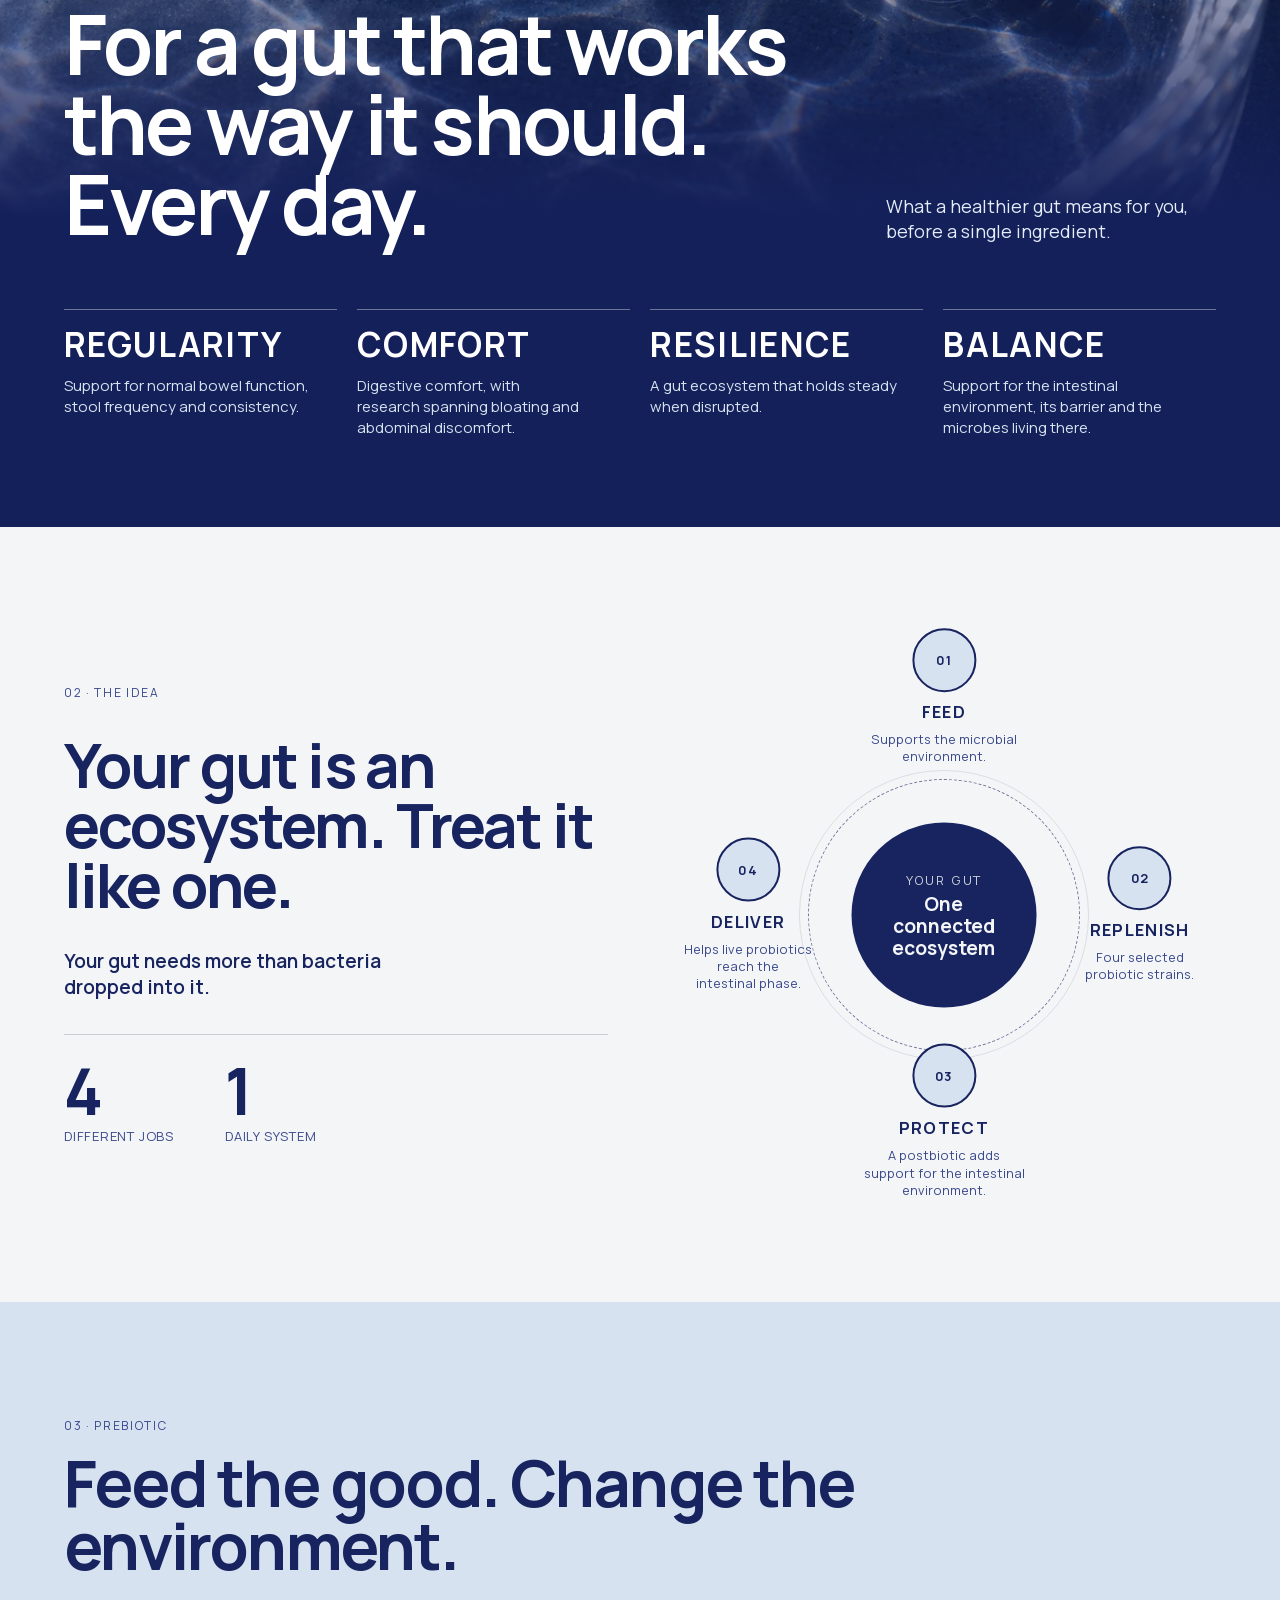
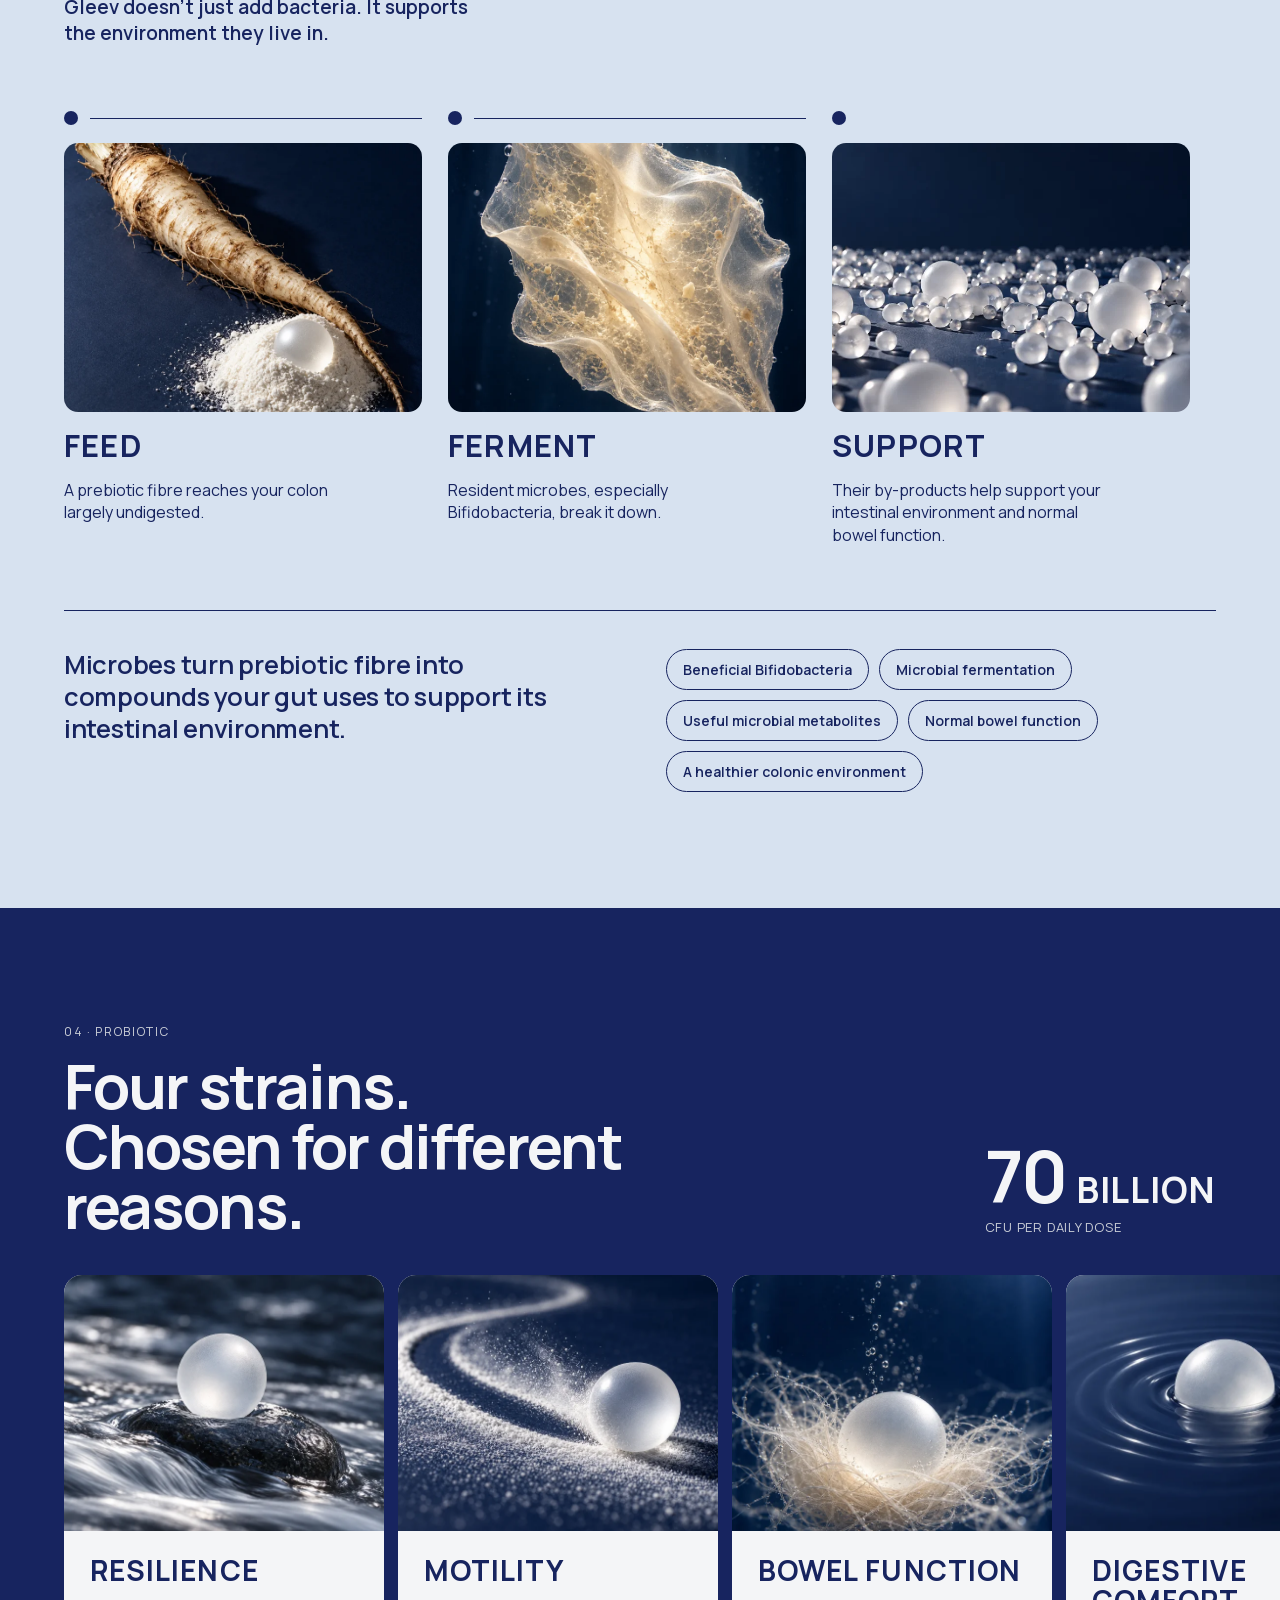
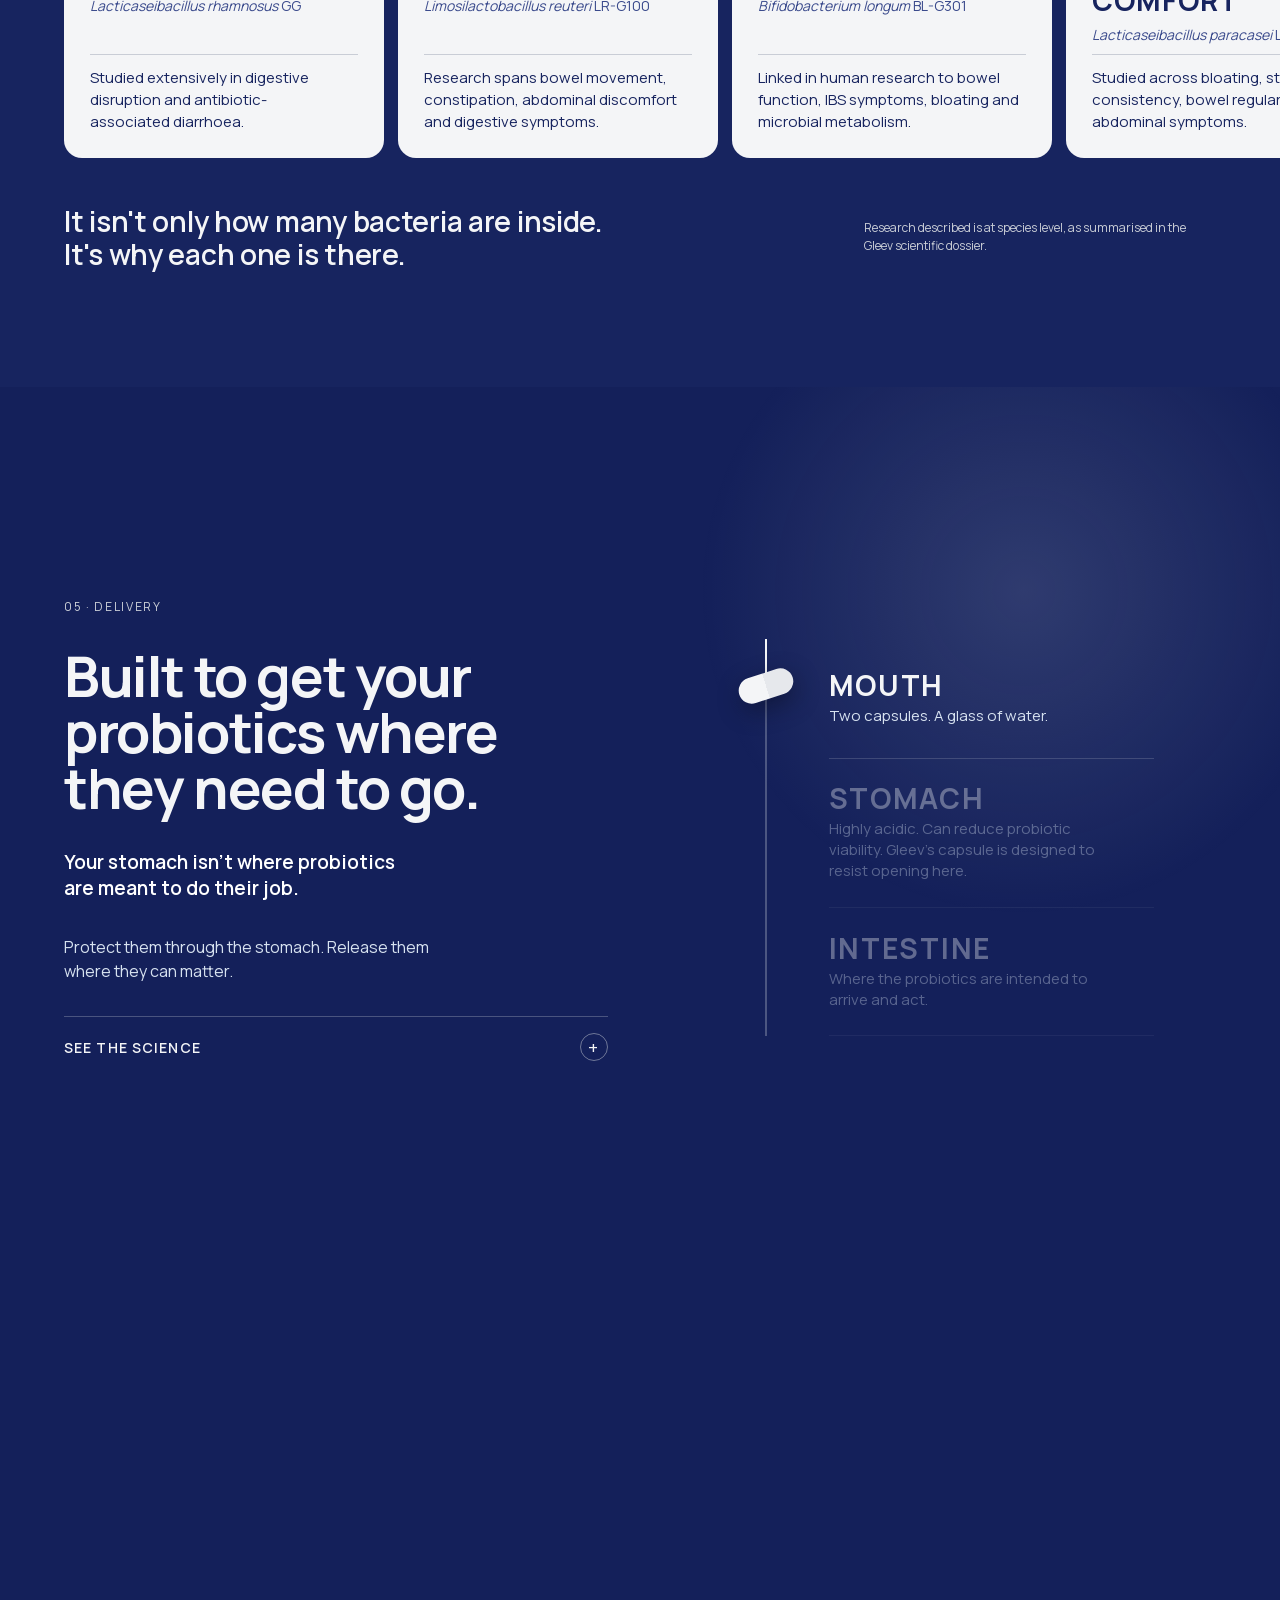
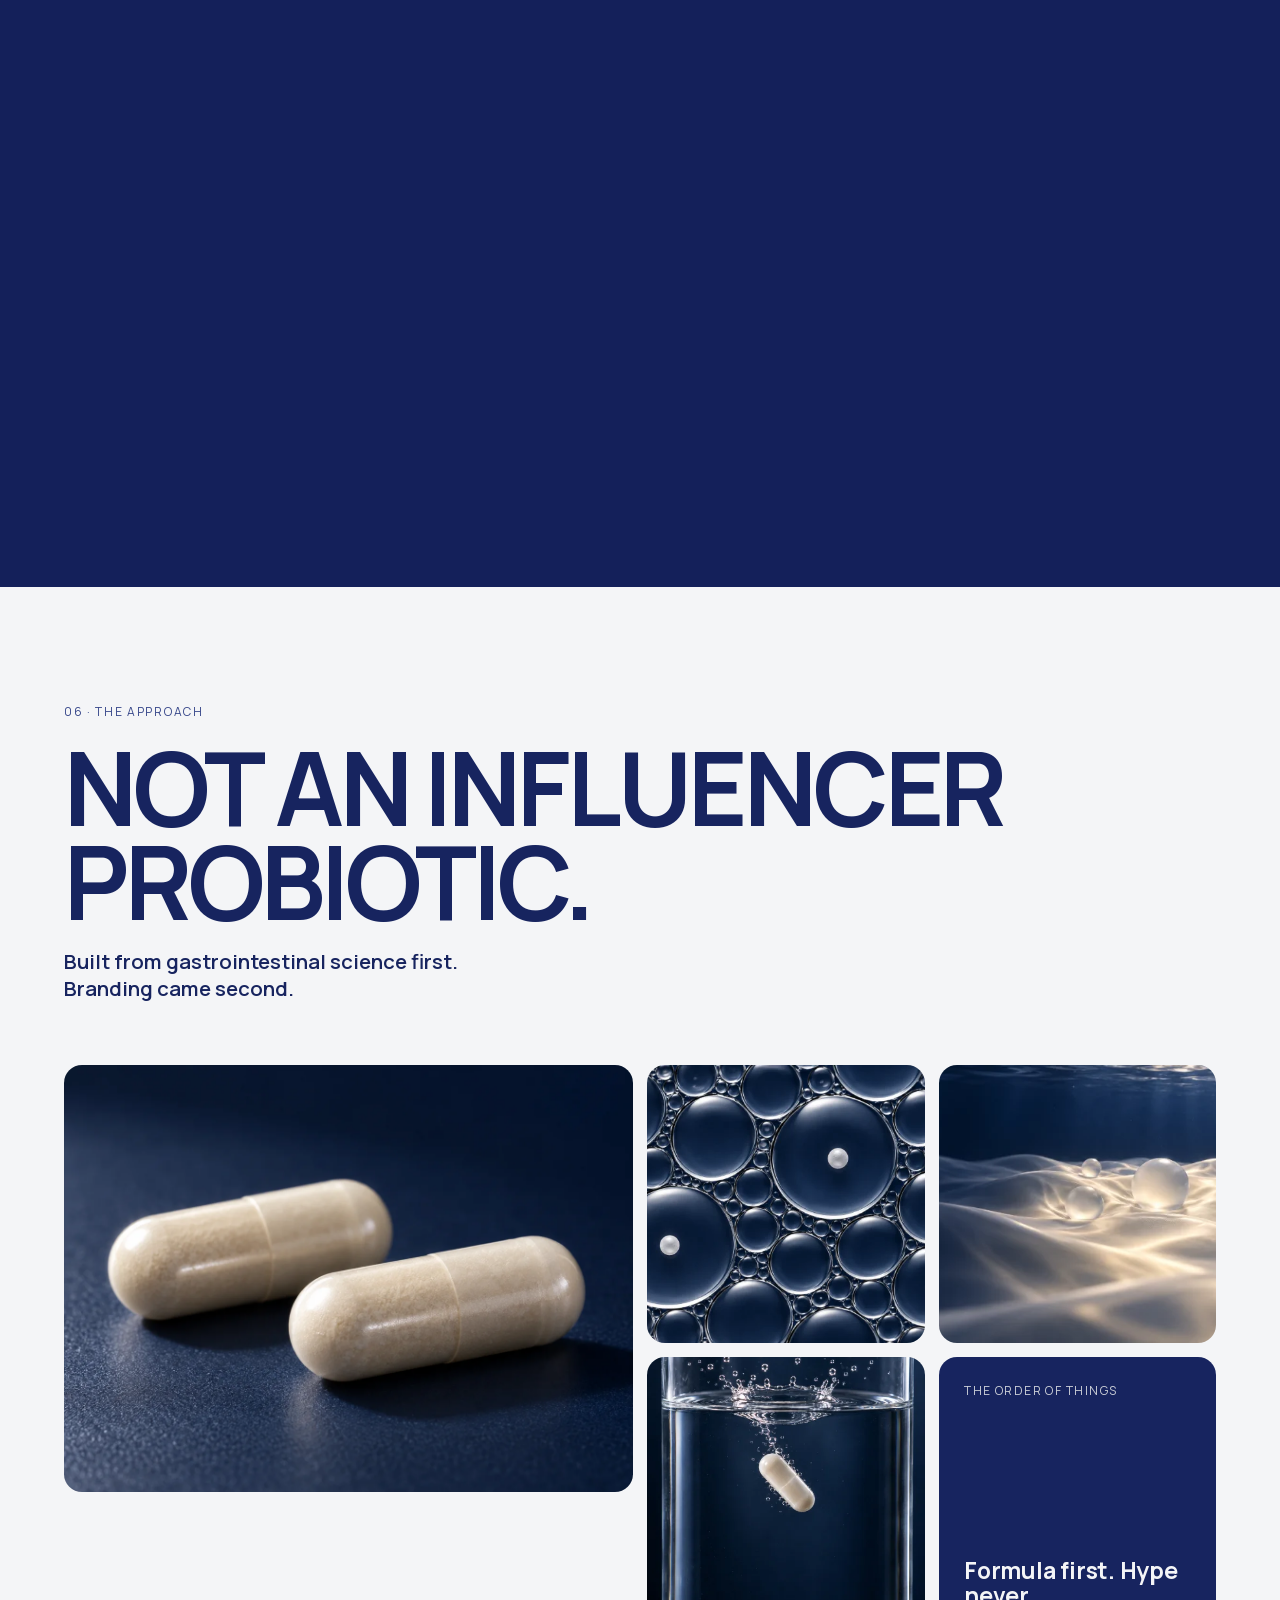
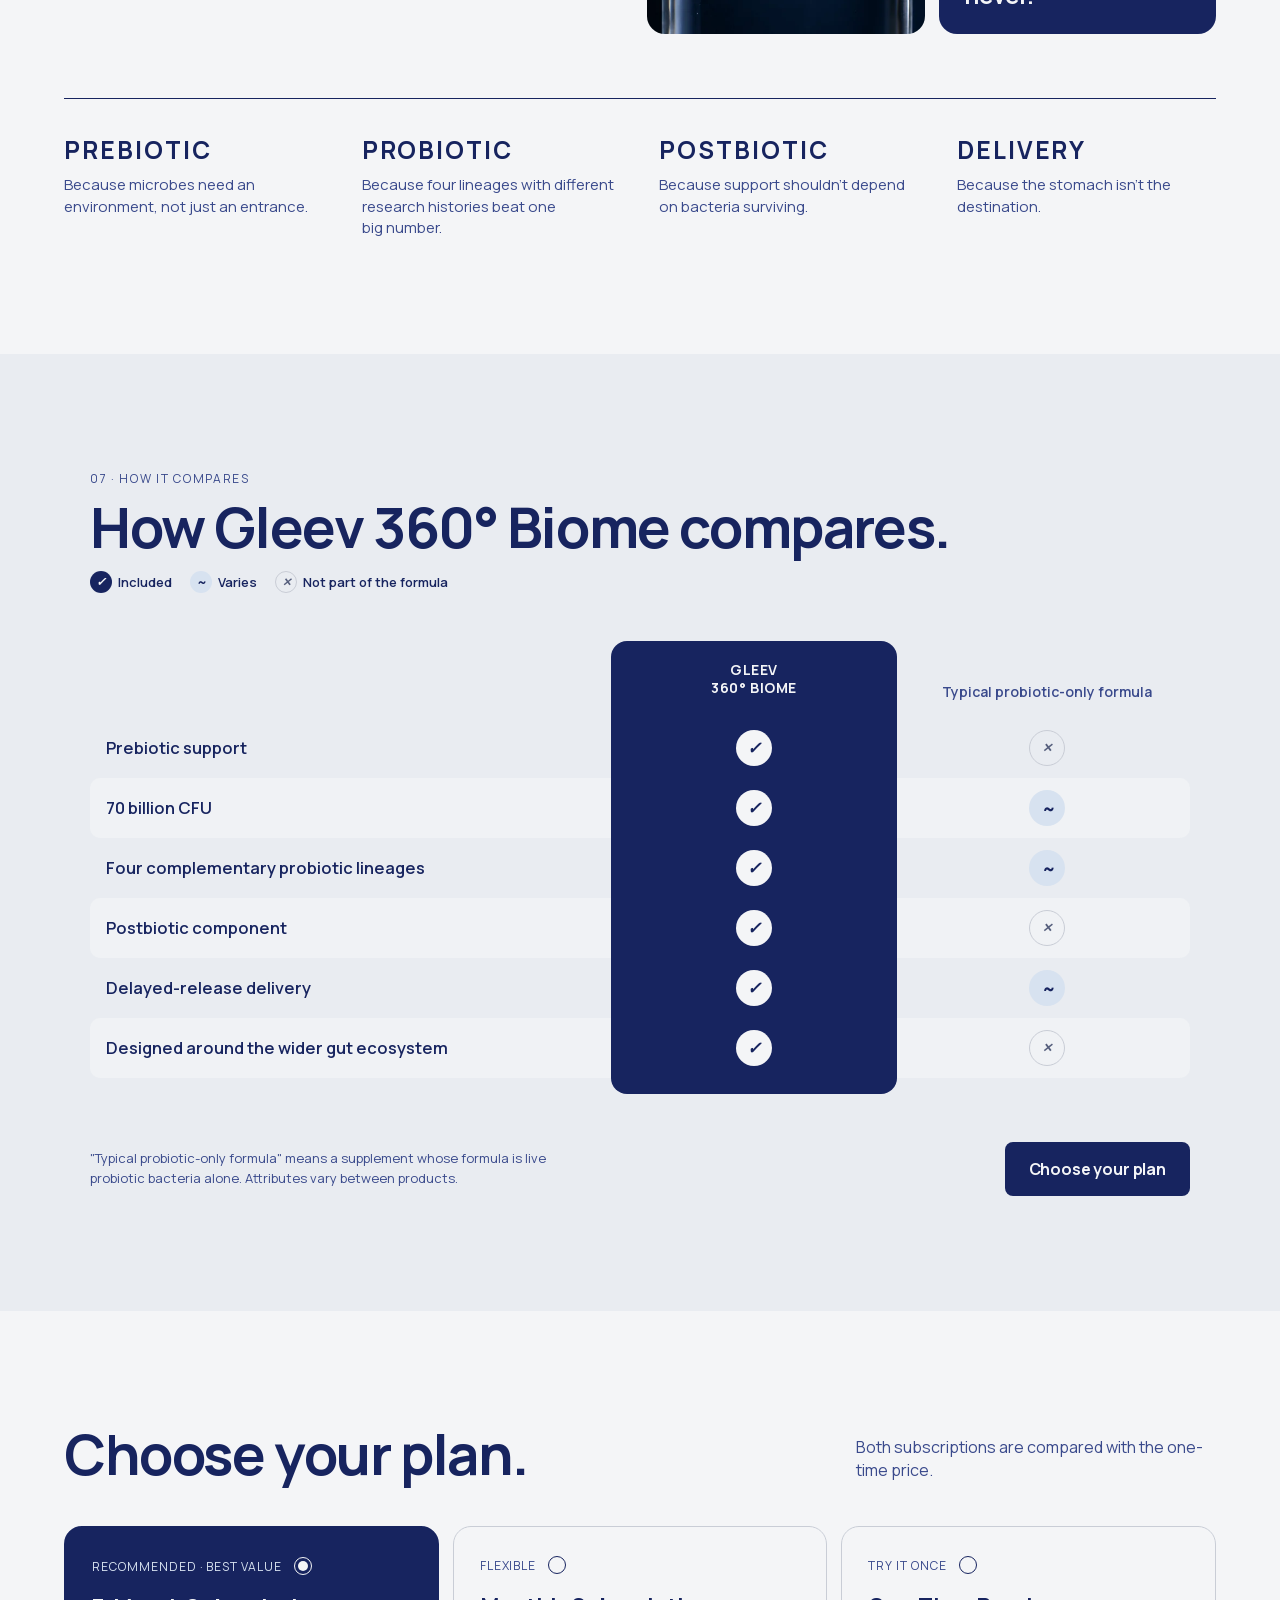
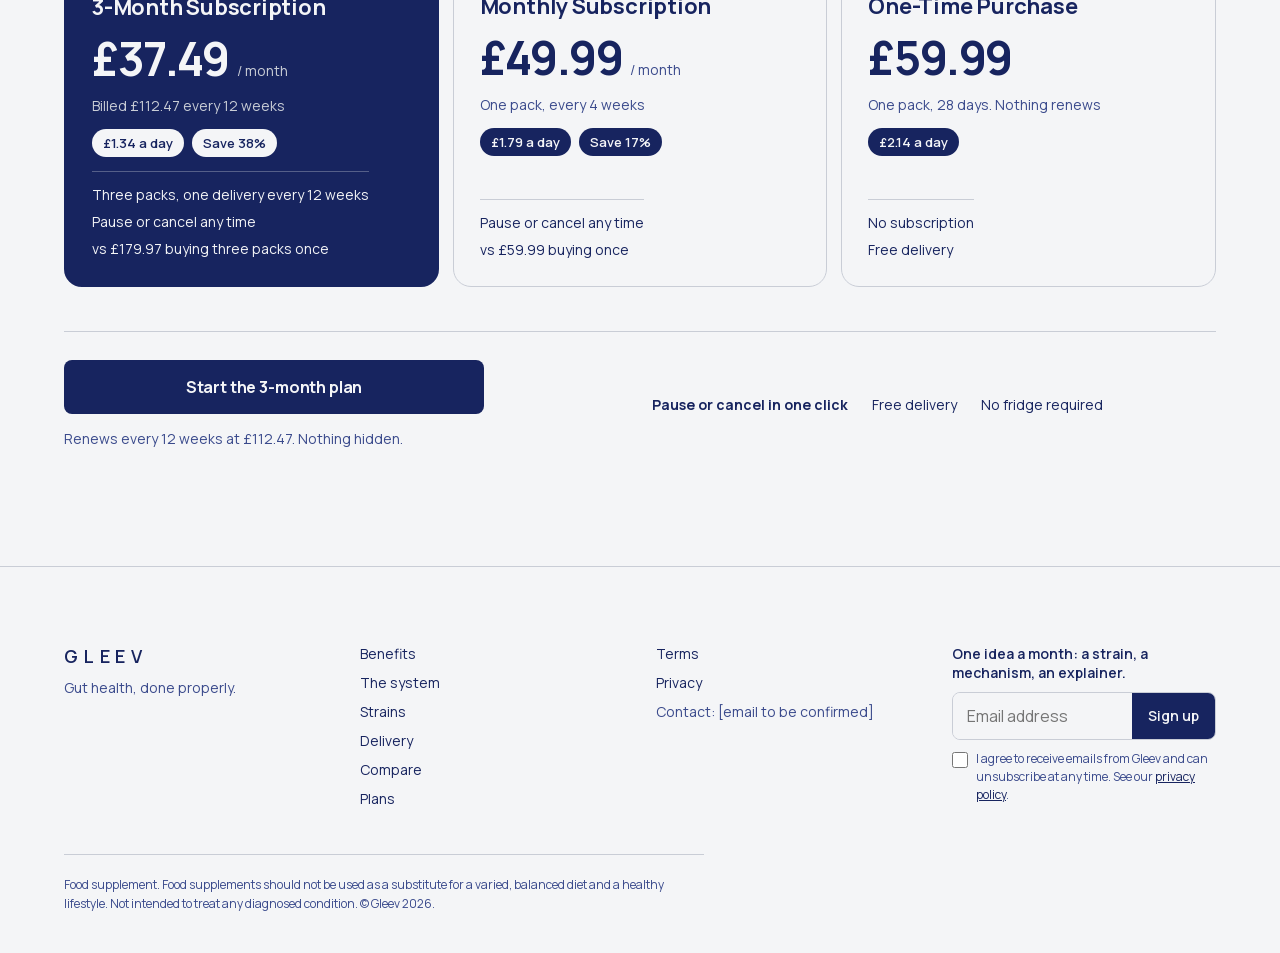
<file: checkout.html>
<!doctype html>
<html lang="en">
<head>
<meta charset="utf-8">
<meta name="viewport" content="width=device-width, initial-scale=1, viewport-fit=cover">
<title>Thank you for your interest · Gleev</title>
<meta name="robots" content="noindex">
<meta name="theme-color" content="#17245F">
<link rel="icon" type="image/svg+xml" href="assets/logo.svg">
<link rel="stylesheet" href="css/styles.css">
<script>document.documentElement.classList.add('js')</script>
</head>
<body>
<div class="co-page">
  <header class="co-head">
    <a class="brand" href="index.html" aria-label="Back to Gleev"><img class="brand-mark" src="assets/logo.svg" alt="" width="26" height="26"><span class="brand-word">GLEEV</span></a>
    <a href="index.html" class="secure">← BACK TO SITE</a>
  </header>

  <main class="waitlist is-on" id="waitlist" aria-live="polite">
    <div id="wl-form-view" class="wl-view">
      <h1>Thank you for your interest in Gleev.</h1>
      <p>Gleev isn't available just yet, and nothing has been charged. Leave your email and we'll let you know as soon as it's ready.</p>
      <div class="wl-plan" id="wl-plan-box">
        <span class="eyebrow">YOUR SELECTION</span>
        <b id="wl-plan-name"></b>
        <span id="wl-plan-price"></span>
      </div>
      <form id="wl-form" data-klaviyo-form data-source="checkout_waitlist" novalidate>
        <label class="fld">Email address<input type="email" name="email" id="wl-email" inputmode="email" autocomplete="email" placeholder="you@example.com" required></label>
        <label class="consent"><input type="checkbox" name="consent" required><span>I agree to receive an email when Gleev is available. I can unsubscribe at any time. See the <a href="legal/privacy.html"><u>privacy policy</u></a>.</span></label>
        <input class="hp" type="text" name="company" tabindex="-1" autocomplete="off" aria-hidden="true">
        <button class="btn" type="submit">Notify me</button>
        <p class="form-msg" role="status" aria-live="polite"></p>
      </form>
    </div>
    <div id="wl-done" class="wl-view" style="display:none">
      <div class="tick" aria-hidden="true">✓</div>
      <h1 tabindex="-1">You're on the list.</h1>
      <p>Thanks! We'll email <b id="wl-done-email"></b> as soon as Gleev is available.</p>
      <a class="btn btn-inline" href="index.html">Back to Gleev</a>
    </div>
  </main>
</div>
<script src="js/config.js"></script>
<script src="js/data.js"></script>
<script src="js/klaviyo.js"></script>
<script src="js/cart.js"></script>
<script src="js/checkout.js"></script>
</body>
</html>
</file>
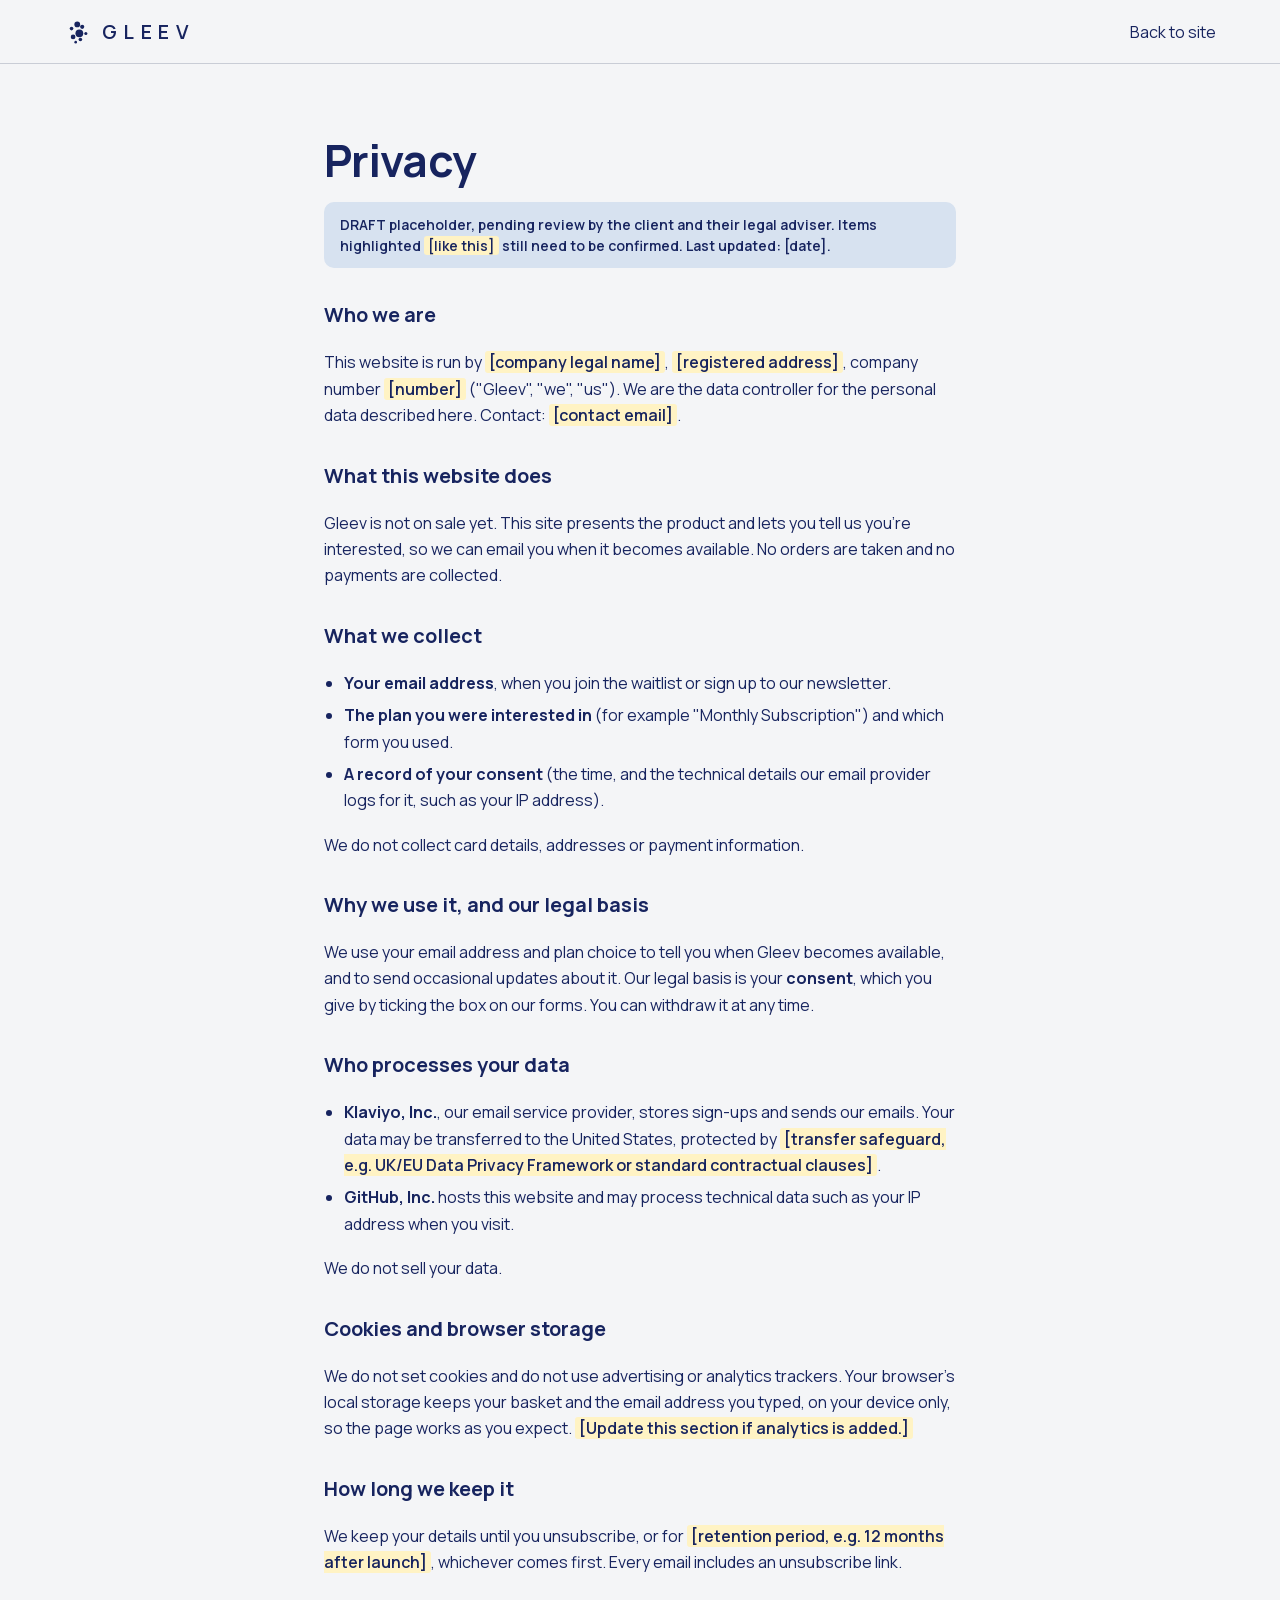
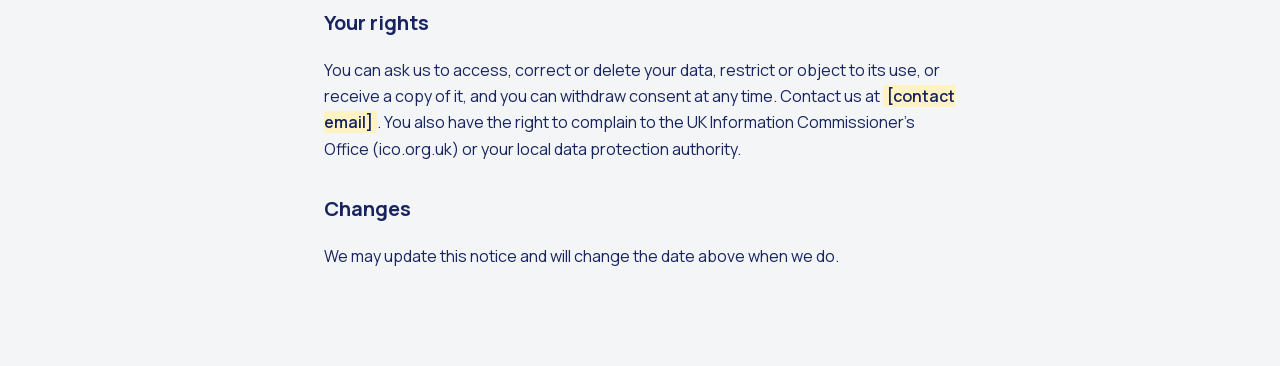
<file: legal/privacy.html>
<!doctype html>
<html lang="en">
<head>
<meta charset="utf-8">
<meta name="viewport" content="width=device-width, initial-scale=1, viewport-fit=cover">
<title>Privacy · Gleev</title>
<meta name="robots" content="noindex">
<link rel="icon" type="image/svg+xml" href="../assets/logo.svg">
<link rel="stylesheet" href="../css/styles.css">
</head>
<body>
<div class="page">
  <nav class="nav" aria-label="Main"><a class="brand" href="../index.html" aria-label="Gleev home"><img class="brand-mark" src="../assets/logo.svg" alt="" width="26" height="26"><span class="brand-word">GLEEV</span></a><a href="../index.html">Back to site</a></nav>
  <main class="doc">
    <h1>Privacy</h1>
    <p class="draft-note">DRAFT placeholder, pending review by the client and their legal adviser. Items highlighted <span class="tbc">[like this]</span> still need to be confirmed. Last updated: [date].</p>
    <h2>Who we are</h2>
    <p>This website is run by <span class="tbc">[company legal name]</span>, <span class="tbc">[registered address]</span>, company number <span class="tbc">[number]</span> ("Gleev", "we", "us"). We are the data controller for the personal data described here. Contact: <span class="tbc">[contact email]</span>.</p>

    <h2>What this website does</h2>
    <p>Gleev is not on sale yet. This site presents the product and lets you tell us you're interested, so we can email you when it becomes available. No orders are taken and no payments are collected.</p>

    <h2>What we collect</h2>
    <ul>
      <li><b>Your email address</b>, when you join the waitlist or sign up to our newsletter.</li>
      <li><b>The plan you were interested in</b> (for example "Monthly Subscription") and which form you used.</li>
      <li><b>A record of your consent</b> (the time, and the technical details our email provider logs for it, such as your IP address).</li>
    </ul>
    <p>We do not collect card details, addresses or payment information.</p>

    <h2>Why we use it, and our legal basis</h2>
    <p>We use your email address and plan choice to tell you when Gleev becomes available, and to send occasional updates about it. Our legal basis is your <b>consent</b>, which you give by ticking the box on our forms. You can withdraw it at any time.</p>

    <h2>Who processes your data</h2>
    <ul>
      <li><b>Klaviyo, Inc.</b>, our email service provider, stores sign-ups and sends our emails. Your data may be transferred to the United States, protected by <span class="tbc">[transfer safeguard, e.g. UK/EU Data Privacy Framework or standard contractual clauses]</span>.</li>
      <li><b>GitHub, Inc.</b> hosts this website and may process technical data such as your IP address when you visit.</li>
    </ul>
    <p>We do not sell your data.</p>

    <h2>Cookies and browser storage</h2>
    <p>We do not set cookies and do not use advertising or analytics trackers. Your browser's local storage keeps your basket and the email address you typed, on your device only, so the page works as you expect. <span class="tbc">[Update this section if analytics is added.]</span></p>

    <h2>How long we keep it</h2>
    <p>We keep your details until you unsubscribe, or for <span class="tbc">[retention period, e.g. 12 months after launch]</span>, whichever comes first. Every email includes an unsubscribe link.</p>

    <h2>Your rights</h2>
    <p>You can ask us to access, correct or delete your data, restrict or object to its use, or receive a copy of it, and you can withdraw consent at any time. Contact us at <span class="tbc">[contact email]</span>. You also have the right to complain to the UK Information Commissioner's Office (ico.org.uk) or your local data protection authority.</p>

    <h2>Changes</h2>
    <p>We may update this notice and will change the date above when we do.</p>
  </main>
</div>
</body>
</html>
</file>
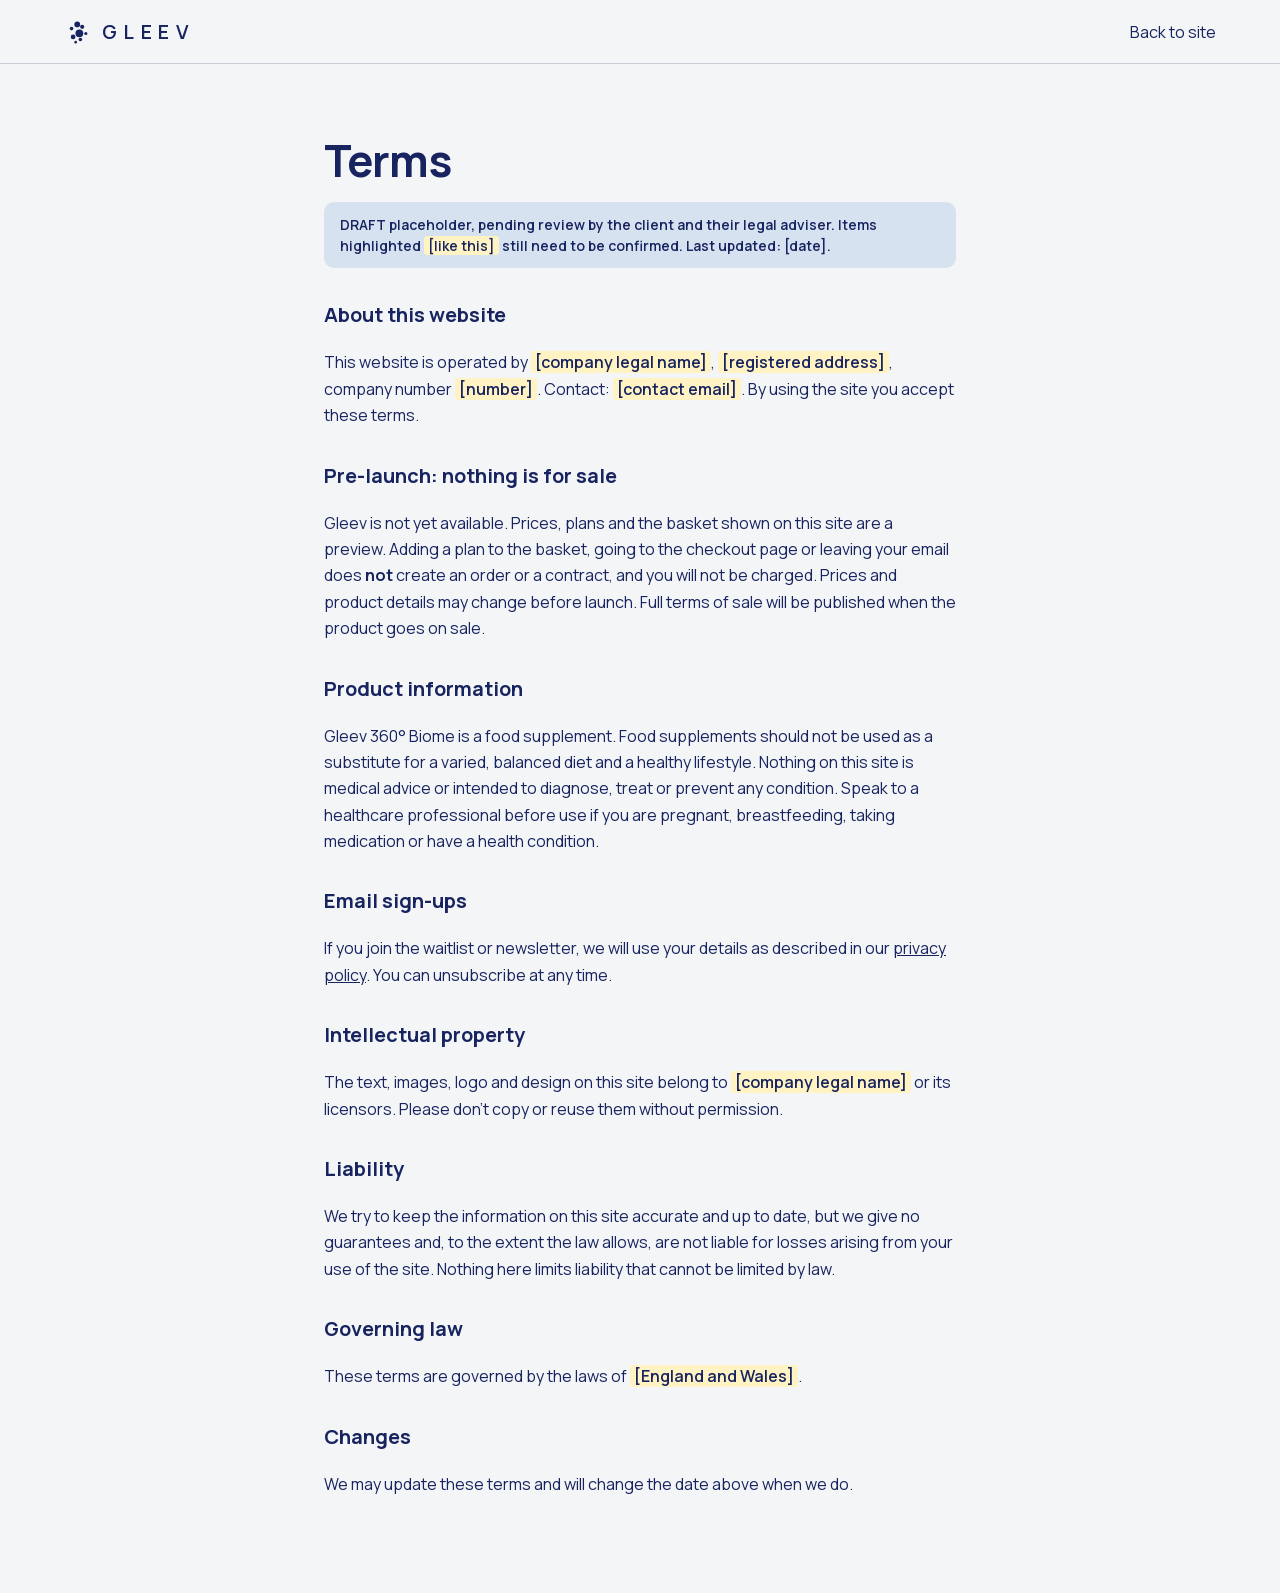
<file: legal/terms.html>
<!doctype html>
<html lang="en">
<head>
<meta charset="utf-8">
<meta name="viewport" content="width=device-width, initial-scale=1, viewport-fit=cover">
<title>Terms · Gleev</title>
<meta name="robots" content="noindex">
<link rel="icon" type="image/svg+xml" href="../assets/logo.svg">
<link rel="stylesheet" href="../css/styles.css">
</head>
<body>
<div class="page">
  <nav class="nav" aria-label="Main"><a class="brand" href="../index.html" aria-label="Gleev home"><img class="brand-mark" src="../assets/logo.svg" alt="" width="26" height="26"><span class="brand-word">GLEEV</span></a><a href="../index.html">Back to site</a></nav>
  <main class="doc">
    <h1>Terms</h1>
    <p class="draft-note">DRAFT placeholder, pending review by the client and their legal adviser. Items highlighted <span class="tbc">[like this]</span> still need to be confirmed. Last updated: [date].</p>
    <h2>About this website</h2>
    <p>This website is operated by <span class="tbc">[company legal name]</span>, <span class="tbc">[registered address]</span>, company number <span class="tbc">[number]</span>. Contact: <span class="tbc">[contact email]</span>. By using the site you accept these terms.</p>

    <h2>Pre-launch: nothing is for sale</h2>
    <p>Gleev is not yet available. Prices, plans and the basket shown on this site are a preview. Adding a plan to the basket, going to the checkout page or leaving your email does <b>not</b> create an order or a contract, and you will not be charged. Prices and product details may change before launch. Full terms of sale will be published when the product goes on sale.</p>

    <h2>Product information</h2>
    <p>Gleev 360° Biome is a food supplement. Food supplements should not be used as a substitute for a varied, balanced diet and a healthy lifestyle. Nothing on this site is medical advice or intended to diagnose, treat or prevent any condition. Speak to a healthcare professional before use if you are pregnant, breastfeeding, taking medication or have a health condition.</p>

    <h2>Email sign-ups</h2>
    <p>If you join the waitlist or newsletter, we will use your details as described in our <a href="privacy.html"><u>privacy policy</u></a>. You can unsubscribe at any time.</p>

    <h2>Intellectual property</h2>
    <p>The text, images, logo and design on this site belong to <span class="tbc">[company legal name]</span> or its licensors. Please don't copy or reuse them without permission.</p>

    <h2>Liability</h2>
    <p>We try to keep the information on this site accurate and up to date, but we give no guarantees and, to the extent the law allows, are not liable for losses arising from your use of the site. Nothing here limits liability that cannot be limited by law.</p>

    <h2>Governing law</h2>
    <p>These terms are governed by the laws of <span class="tbc">[England and Wales]</span>.</p>

    <h2>Changes</h2>
    <p>We may update these terms and will change the date above when we do.</p>
  </main>
</div>
</body>
</html>
</file>
<file: css/styles.css>
/* ===== Gleev landing ===== */
@font-face{font-family:'Manrope';font-style:normal;font-weight:200 800;font-display:swap;src:url(../assets/fonts/manrope-cyrillic-ext.woff2) format('woff2');unicode-range:U+0460-052F,U+1C80-1C8A,U+20B4,U+2DE0-2DFF,U+A640-A69F,U+FE2E-FE2F}
@font-face{font-family:'Manrope';font-style:normal;font-weight:200 800;font-display:swap;src:url(../assets/fonts/manrope-cyrillic.woff2) format('woff2');unicode-range:U+0301,U+0400-045F,U+0490-0491,U+04B0-04B1,U+2116}
@font-face{font-family:'Manrope';font-style:normal;font-weight:200 800;font-display:swap;src:url(../assets/fonts/manrope-greek.woff2) format('woff2');unicode-range:U+0370-0377,U+037A-037F,U+0384-038A,U+038C,U+038E-03A1,U+03A3-03FF}
@font-face{font-family:'Manrope';font-style:normal;font-weight:200 800;font-display:swap;src:url(../assets/fonts/manrope-vietnamese.woff2) format('woff2');unicode-range:U+0102-0103,U+0110-0111,U+0128-0129,U+0168-0169,U+01A0-01A1,U+01AF-01B0,U+0300-0301,U+0303-0304,U+0308-0309,U+0323,U+0329,U+1EA0-1EF9,U+20AB}
@font-face{font-family:'Manrope';font-style:normal;font-weight:200 800;font-display:swap;src:url(../assets/fonts/manrope-latin-ext.woff2) format('woff2');unicode-range:U+0100-02BA,U+02BD-02C5,U+02C7-02CC,U+02CE-02D7,U+02DD-02FF,U+0304,U+0308,U+0329,U+1D00-1DBF,U+1E00-1E9F,U+1EF2-1EFF,U+2020,U+20A0-20AB,U+20AD-20C0,U+2113,U+2C60-2C7F,U+A720-A7FF}
@font-face{font-family:'Manrope';font-style:normal;font-weight:200 800;font-display:swap;src:url(../assets/fonts/manrope-latin.woff2) format('woff2');unicode-range:U+0000-00FF,U+0131,U+0152-0153,U+02BB-02BC,U+02C6,U+02DA,U+02DC,U+0304,U+0308,U+0329,U+2000-206F,U+20AC,U+2122,U+2191,U+2193,U+2212,U+2215,U+FEFF,U+FFFD}

:root{
  --navy:#17245F;--deep:#14205A;--silver:#C9CDD6;--water:#D7E2F0;--frost:#F4F5F7;--mid:#3A4A8C;
  --mist:#E9ECF1;--page:#DFE3EA;--muted:#565F7D;
  --gutter:clamp(20px,5vw,72px);
  --pad-y:clamp(56px,9vw,128px);
  --max:1320px;
  --safe-b:env(safe-area-inset-bottom,0px);
}
*{box-sizing:border-box}
html{scroll-behavior:smooth;-webkit-text-size-adjust:100%}
body{margin:0;background:var(--page);font-family:'Manrope',Helvetica,Arial,sans-serif;color:var(--navy);-webkit-font-smoothing:antialiased;overflow-x:hidden}
a{color:var(--navy);text-decoration:none}
a:hover{color:var(--mid)}
button{font-family:inherit;cursor:pointer;color:inherit}
img{max-width:100%;display:block}
h1,h2,h3,p{margin:0}
[id]{scroll-margin-top:72px}
:focus-visible{outline:2px solid var(--navy);outline-offset:2px}
.dark :focus-visible,.on-dark:focus-visible{outline-color:var(--frost)}
.sr-only{position:absolute;width:1px;height:1px;overflow:hidden;clip:rect(0 0 0 0);white-space:nowrap}
.page{max-width:100%;margin:0 auto;background:var(--frost);position:relative;min-height:100vh;overflow-x:clip}
.wrap{max-width:var(--max);margin:0 auto}
.eyebrow{font-size:12px;letter-spacing:.14em;color:var(--mid)}
.dark .eyebrow{color:var(--silver)}
.lede{font-size:clamp(18px,1.5vw,24px);line-height:1.35;font-weight:600;text-wrap:pretty}
h2{font-weight:700;text-wrap:pretty;overflow-wrap:break-word}
.btn{display:flex;align-items:center;justify-content:center;gap:10px;background:var(--navy);color:var(--frost);border:0;padding:16px 24px;border-radius:8px;font-size:16px;font-weight:700;min-height:52px;letter-spacing:-.01em;text-align:center;text-wrap:balance;transition:background .2s}
.btn:hover{background:var(--deep);color:var(--frost)}
.btn[disabled]{opacity:.6;cursor:default}
.btn-inline{display:inline-flex}

/* ===== Announcement + nav ===== */
.announce{background:var(--navy);color:var(--frost);text-align:center;font-size:13px;letter-spacing:.02em;padding:9px 16px;line-height:1.35}
.nav{position:relative;z-index:60;display:flex;align-items:center;justify-content:space-between;gap:24px;padding:18px var(--gutter);background:var(--frost);border-bottom:1px solid var(--silver)}
.brand{display:flex;align-items:center;gap:12px}
.brand-mark{width:26px;height:26px;flex:none}
.brand-word{font-weight:600;font-size:20px;letter-spacing:.32em}
.nav-links{display:flex;gap:28px;font-size:14px;font-weight:600}
.nav-right{display:flex;align-items:center;gap:8px}
.basket-btn{display:inline-flex;align-items:center;gap:8px;background:transparent;border:0;padding:10px 4px;min-height:44px;font-size:14px;font-weight:600}
.basket-count{display:inline-flex;align-items:center;justify-content:center;min-width:22px;height:22px;padding:0 6px;border-radius:999px;background:var(--navy);color:var(--frost);font-size:12px;font-weight:700}
.basket-count[data-empty="true"]{background:var(--water);color:var(--navy)}
.menu-btn{display:none;width:44px;height:44px;border:0;background:transparent;align-items:center;justify-content:center;padding:0}
.menu-btn span,.menu-btn span::before,.menu-btn span::after{display:block;width:22px;height:2px;background:var(--navy);border-radius:2px;position:relative;transition:transform .2s,opacity .2s}
.menu-btn span::before,.menu-btn span::after{content:'';position:absolute;left:0}
.menu-btn span::before{top:-7px}.menu-btn span::after{top:7px}
.menu-btn[aria-expanded="true"] span{background:transparent}
.menu-btn[aria-expanded="true"] span::before{transform:translateY(7px) rotate(45deg)}
.menu-btn[aria-expanded="true"] span::after{transform:translateY(-7px) rotate(-45deg)}
.mobile-menu{display:none}

/* ===== Sticky bars ===== */
.topbar,.bottombar{position:fixed;left:0;right:0;z-index:50;background:rgba(244,245,247,.95);-webkit-backdrop-filter:blur(12px);backdrop-filter:blur(12px);transition:transform .25s ease}
.topbar{top:0;transform:translateY(-110%);border-bottom:1px solid var(--silver);display:flex;align-items:center;justify-content:space-between;gap:24px;padding:12px var(--gutter)}
.topbar.is-on{transform:none}
.topbar-info{display:flex;align-items:center;gap:16px;min-width:0}
.topbar-info .brand-word{font-size:15px}
.topbar-info .t{font-size:14px;color:var(--mid);white-space:nowrap;overflow:hidden;text-overflow:ellipsis}
.topbar .btn{padding:10px 22px;min-height:44px;font-size:14px;font-weight:600;white-space:nowrap}
.bottombar{display:none;bottom:0;transform:translateY(110%);border-top:1px solid var(--silver);align-items:center;justify-content:space-between;gap:16px;padding:12px 20px calc(12px + var(--safe-b))}
.bottombar .p{display:flex;flex-direction:column;gap:2px;min-width:0}
.bottombar .p b{font-size:14px;font-weight:600}
.bottombar .p b span{font-weight:400;color:var(--mid)}
.bottombar .p small{font-size:12px;color:var(--mid)}
.bottombar .btn{padding:12px 20px;min-height:44px;font-size:14px;font-weight:600;white-space:nowrap}

/* ===== Shop ===== */
.shop{padding:clamp(16px,2.5vw,36px) var(--gutter) clamp(48px,5vw,80px);background:var(--frost)}
.shop-grid{display:grid;grid-template-columns:minmax(0,3fr) minmax(0,2fr);gap:clamp(28px,4.5vw,72px);max-width:1360px;margin:0 auto;align-items:start}
.gallery{display:flex;flex-direction:column;gap:12px;position:sticky;top:20px;min-width:0}
.gallery-main{position:relative;aspect-ratio:1;border-radius:16px;overflow:hidden;background:var(--mist)}
.gallery-main figure{position:absolute;inset:0;margin:0;display:none}
.gallery-main figure.is-on{display:block}
.gallery-main img,.thumb img{width:100%;height:100%;object-fit:cover}
.thumbs{display:flex;gap:10px;overflow-x:auto;scroll-snap-type:x mandatory;scrollbar-width:none;padding:2px;margin:-2px;-webkit-overflow-scrolling:touch}
.thumbs::-webkit-scrollbar{display:none}
.thumb{flex:0 0 calc((100% - 30px) / 4);min-width:0;scroll-snap-align:start;padding:0;border:2px solid transparent;border-radius:10px;overflow:hidden;background:var(--mist);aspect-ratio:1;opacity:.72;transition:border-color .2s,opacity .2s}
.thumb:hover{border-color:var(--mid);opacity:1}
.thumb[aria-selected="true"]{border-color:var(--navy);opacity:1}
.buy{display:flex;flex-direction:column;gap:22px;min-width:0}
.buy-head{display:flex;flex-direction:column;gap:12px}
.buy-head .eyebrow{letter-spacing:.18em}
.buy h1{font-size:clamp(32px,3.2vw,44px);line-height:1.05;font-weight:700;letter-spacing:-.025em;text-wrap:balance}
.buy-head p{font-size:16px;line-height:1.5;text-wrap:pretty}
.stars{display:flex;align-items:center;gap:10px;font-size:14px;color:var(--mid)}
.stars i{font-style:normal;font-size:16px;letter-spacing:.02em;color:var(--silver)}
.facts{display:grid;grid-template-columns:repeat(2,minmax(0,1fr));border-top:1px solid var(--silver);border-bottom:1px solid var(--silver)}
.facts div{display:flex;flex-direction:column;gap:2px;padding:14px 0}
.facts div:nth-child(even){padding-left:18px;border-left:1px solid var(--silver)}
.facts div:nth-child(n+3){border-top:1px solid var(--silver)}
.facts b{font-size:clamp(18px,5vw,22px);font-weight:700;letter-spacing:-.02em;line-height:1.05}
.facts span{font-size:13px;color:var(--mid)}
.plan-list{display:flex;flex-direction:column;gap:10px}
.plan-opt{text-align:left;background:var(--frost);border:2px solid var(--silver);border-radius:12px;padding:16px 16px 16px 14px;display:flex;gap:12px 16px;align-items:center;flex-wrap:wrap;min-height:44px;transition:border-color .2s,background .2s;position:relative}
.plan-opt:hover{border-color:var(--navy)}
.plan-opt[aria-checked="true"]{background:var(--water);border-color:var(--navy)}
.plan-opt .badge{position:absolute;left:14px;top:-11px;background:var(--navy);color:var(--frost);font-size:11px;font-weight:700;letter-spacing:.1em;padding:4px 10px;border-radius:999px}
.radio{flex:none;width:20px;height:20px;border-radius:50%;border:2px solid var(--navy);display:flex;align-items:center;justify-content:center;background:var(--frost)}
.radio i{width:10px;height:10px;border-radius:50%;background:var(--navy);opacity:0;transition:opacity .15s}
.plan-opt[aria-checked="true"] .radio i{opacity:1}
.plan-opt .mid{flex:1 1 150px;display:flex;flex-direction:column;gap:3px;min-width:0}
.plan-opt .mid b{font-size:16px;font-weight:700;letter-spacing:-.01em}
.plan-opt .mid span{font-size:13px;color:var(--mid)}
.plan-opt .end{display:flex;flex-direction:column;align-items:flex-end;gap:3px;flex:none;margin-left:auto}
.plan-opt .pr{display:flex;align-items:baseline;gap:8px}
.plan-opt s{font-size:13px;color:var(--muted)}
.plan-opt .pr b{font-size:20px;font-weight:700;letter-spacing:-.02em;line-height:1}
.plan-opt .pr span{font-size:13px;color:var(--mid)}
.chip{background:var(--water);color:var(--navy);font-size:12px;font-weight:700;letter-spacing:.08em;padding:3px 8px;border-radius:4px}
.ref{font-size:12px;color:var(--mid);letter-spacing:.06em}
.cta-block{display:flex;flex-direction:column;gap:10px}
.cta-block .btn{min-height:56px}
.cta-block p{font-size:13px;color:var(--mid);line-height:1.5;text-align:center}
.trust{display:flex;flex-wrap:wrap;justify-content:center;gap:8px 18px;font-size:12px;font-weight:600;letter-spacing:.04em;color:var(--mid);text-align:center;line-height:1.3}
.trust span{display:flex;align-items:center;gap:8px}
.trust span::before{content:'';width:5px;height:5px;border-radius:50%;background:var(--navy);flex:none}
.acc{display:flex;flex-direction:column;border-top:1px solid var(--silver)}
.acc-item{border-bottom:1px solid var(--silver)}
.acc-btn{width:100%;background:transparent;border:0;padding:16px 0;display:flex;justify-content:space-between;align-items:center;gap:16px;font-size:15px;font-weight:600;min-height:44px;text-align:left}
.acc-btn .sign{flex:none;font-size:20px;font-weight:400;line-height:1;color:var(--mid)}
.acc-panel{display:none;flex-direction:column;gap:8px;padding:0 0 18px;font-size:14px;line-height:1.5}
.acc-panel.is-open{display:flex}
.acc-panel span{display:flex;gap:10px;align-items:flex-start}
.acc-panel em{font-style:normal;flex:none;color:var(--mid);font-size:13px;line-height:1.6}

/* ===== 01 Benefits ===== */
.benefits{position:relative;background:var(--deep);color:var(--frost);min-height:min(96vh,880px);display:flex;align-items:flex-end;overflow:hidden}
.benefits-bg{position:absolute;left:0;right:0;top:0;height:64%}
.benefits-bg img{width:100%;height:100%;object-fit:cover}
.benefits-fade{position:absolute;inset:0;background:linear-gradient(180deg,rgba(20,32,90,0) 0%,rgba(20,32,90,.5) 40%,#14205A 64%,#14205A 100%);pointer-events:none}
.benefits-in{position:relative;width:100%;max-width:var(--max);margin:0 auto;padding:clamp(120px,18vw,240px) var(--gutter) clamp(56px,7vw,96px);display:flex;flex-direction:column;gap:clamp(40px,5vw,72px)}
.benefits-top{display:flex;flex-wrap:wrap;justify-content:space-between;align-items:end;gap:20px 48px}
.benefits h2{font-size:clamp(34px,6.4vw,96px);line-height:.98;letter-spacing:-.035em;color:#fff;max-width:14ch}
.benefits-top p{font-size:clamp(17px,1.4vw,22px);line-height:1.4;color:#E4ECF7;max-width:30ch;text-wrap:pretty}
.benefit-grid{display:grid;grid-template-columns:repeat(auto-fit,minmax(min(100%,230px),1fr));gap:clamp(14px,1.6vw,22px)}
.benefit{display:flex;flex-direction:column;gap:14px;border-top:1px solid rgba(244,245,247,.4);padding-top:18px}
.js .benefit{opacity:0;transform:translateY(24px);transition:opacity .8s ease var(--d,0s),transform .8s ease var(--d,0s)}
.js .benefits.is-seen .benefit{opacity:1;transform:none}
.benefit b{font-size:clamp(26px,2.6vw,40px);font-weight:700;letter-spacing:.04em;line-height:1;color:#fff}
.benefit span{font-size:clamp(15px,1.1vw,17px);line-height:1.4;color:var(--water);text-wrap:pretty;max-width:28ch}

/* ===== 02 Ecosystem ===== */
.section{padding:var(--pad-y) var(--gutter)}
.system{background:var(--frost)}
.system-grid{max-width:var(--max);margin:0 auto;display:grid;grid-template-columns:repeat(auto-fit,minmax(min(100%,400px),1fr));gap:clamp(40px,5vw,80px);align-items:center}
.stack{display:flex;flex-direction:column;gap:clamp(24px,2.6vw,36px)}
.system h2{font-size:clamp(34px,4.8vw,76px);line-height:.98;letter-spacing:-.03em}
.system .lede{max-width:30ch}
.bignums{display:flex;gap:clamp(28px,4vw,56px);flex-wrap:wrap;border-top:1px solid var(--silver);padding-top:24px}
.bignums span{display:flex;flex-direction:column;gap:4px}
.bignums b{font-size:clamp(48px,5vw,80px);font-weight:700;letter-spacing:-.04em;line-height:1}
.bignums small{font-size:13px;color:var(--mid);letter-spacing:.06em}
.eco-wrap{display:flex;justify-content:center}
.eco{position:relative;width:100%;max-width:560px;aspect-ratio:1}
.eco-ring{position:absolute;inset:25%;border-radius:50%;border:1.5px dashed var(--navy);opacity:.6;animation:gl-spin 60s linear infinite}
.eco-ring::before{content:'';position:absolute;inset:-10px;border-radius:50%;border:1px solid var(--silver);animation:gl-pulse 6s ease-in-out infinite}
.eco-core{position:absolute;left:50%;top:50%;transform:translate(-50%,-50%);width:34%;aspect-ratio:1;border-radius:50%;background:var(--navy);color:var(--frost);display:flex;flex-direction:column;align-items:center;justify-content:center;text-align:center;gap:4px;padding:7%}
.eco-core small{font-size:clamp(11px,1vw,13px);letter-spacing:.14em;color:var(--silver)}
.eco-core b{font-size:clamp(15px,1.5vw,21px);font-weight:700;line-height:1.15;text-wrap:balance}
.eco-node{position:absolute;left:var(--x);top:var(--y);transform:translate(-50%,-50%);width:30%;display:flex;flex-direction:column;align-items:center;gap:8px;text-align:center}
.eco-node i{font-style:normal;width:clamp(44px,5vw,64px);height:clamp(44px,5vw,64px);border-radius:50%;background:var(--water);border:2px solid var(--navy);display:flex;align-items:center;justify-content:center;font-size:clamp(12px,1vw,14px);font-weight:700;letter-spacing:.06em}
.eco-node b{font-size:clamp(14px,1.3vw,18px);font-weight:700;letter-spacing:.08em}
.eco-node span{font-size:clamp(12px,1vw,14px);line-height:1.35;color:var(--mid);text-wrap:pretty}

/* ===== 03 Feed ===== */
.feed{background:var(--water)}
.feed-in{max-width:var(--max);margin:0 auto;display:flex;flex-direction:column;gap:clamp(40px,5vw,72px)}
.feed-head{display:flex;flex-direction:column;gap:18px;max-width:900px}
.feed h2{font-size:clamp(34px,5vw,80px);line-height:.98;letter-spacing:-.03em}
.feed-head .lede{max-width:34ch}
.steps{display:grid;grid-template-columns:repeat(auto-fit,minmax(min(100%,260px),1fr));gap:clamp(32px,3vw,0px) 0}
.step{display:flex;flex-direction:column;gap:18px;padding:0 clamp(16px,2vw,32px) 0 0}
.step-line{display:flex;align-items:center;gap:12px}
.step-line i{width:14px;height:14px;border-radius:50%;background:var(--navy);flex:none}
.step-line span{flex:1;height:1px;background:var(--navy)}
.step:last-child .step-line span{opacity:0}
.step-img{aspect-ratio:4/3;border-radius:14px;overflow:hidden;background:var(--mist)}
.step-img img{width:100%;height:100%;object-fit:cover}
.step b{font-size:clamp(26px,2.4vw,36px);font-weight:700;letter-spacing:.04em;line-height:1}
.step p{font-size:16px;line-height:1.4;max-width:30ch;text-wrap:pretty}
.feed-foot{display:grid;grid-template-columns:repeat(auto-fit,minmax(min(100%,380px),1fr));gap:clamp(24px,4vw,56px);align-items:start;border-top:1px solid var(--navy);padding-top:clamp(24px,3vw,40px)}
.feed-foot p{font-size:clamp(20px,2vw,30px);line-height:1.25;font-weight:600;letter-spacing:-.01em;text-wrap:pretty}
.pills{display:flex;flex-wrap:wrap;gap:10px}
.pills span{border:1px solid var(--navy);border-radius:999px;padding:10px 16px;font-size:14px;font-weight:600}

/* ===== 04 Strains ===== */
.strains{background:var(--navy);color:var(--frost);padding:var(--pad-y) 0}
.strains-head{max-width:var(--max);margin:0 auto;padding:0 var(--gutter);display:flex;flex-wrap:wrap;justify-content:space-between;align-items:end;gap:24px 48px}
.strains-head .t{display:flex;flex-direction:column;gap:16px}
.strains h2{font-size:clamp(34px,4.8vw,76px);line-height:.98;letter-spacing:-.03em;max-width:14ch}
.cfu{display:flex;flex-direction:column;gap:6px}
.cfu b{font-size:clamp(48px,5.6vw,88px);font-weight:700;letter-spacing:-.04em;line-height:1}
.cfu b span{font-size:.5em;letter-spacing:.02em}
.cfu small{font-size:13px;color:var(--silver);letter-spacing:.06em}
.strain-row{display:flex;gap:14px;overflow-x:auto;scroll-snap-type:x mandatory;padding:clamp(28px,3vw,44px) var(--gutter) 8px;scroll-padding-left:var(--gutter);scrollbar-width:thin;-webkit-overflow-scrolling:touch}
.strain{flex:1 0 min(320px,82vw);scroll-snap-align:start;background:var(--frost);color:var(--navy);border-radius:18px;overflow:hidden;display:flex;flex-direction:column}
.strain-img{aspect-ratio:5/4;background:var(--mist);overflow:hidden}
.strain-img img{width:100%;height:100%;object-fit:cover}
.strain-body{padding:clamp(20px,2vw,28px);display:flex;flex-direction:column;gap:10px;flex:1}
.strain-body b{font-size:clamp(22px,2.2vw,32px);font-weight:700;letter-spacing:.04em;line-height:1.05;overflow-wrap:break-word}
.strain-body .l{font-size:14px;color:var(--mid)}
.strain-body p{font-size:15px;line-height:1.45;text-wrap:pretty;margin-top:auto;padding-top:12px;border-top:1px solid var(--silver)}
.strains-foot{max-width:var(--max);margin:0 auto;padding:clamp(24px,3vw,40px) var(--gutter) 0;display:flex;flex-wrap:wrap;justify-content:space-between;gap:16px 40px;align-items:baseline}
.strains-foot p{font-size:clamp(20px,2.2vw,32px);line-height:1.2;font-weight:600;letter-spacing:-.01em;max-width:30ch;text-wrap:pretty}
.strains-foot span{font-size:12px;color:var(--silver);line-height:1.5;max-width:44ch}

/* ===== 05 Delivery (scrolly) ===== */
.deliver{background:var(--deep);color:var(--frost);position:relative;min-height:200vh}
.deliver-sticky{position:sticky;top:0;min-height:100vh;min-height:100dvh;display:flex;align-items:center;padding:clamp(56px,8vw,100px) var(--gutter);overflow:hidden}
.deliver-glow{position:absolute;right:-10%;top:-20%;width:60vw;height:60vw;border-radius:50%;background:radial-gradient(circle,rgba(215,226,240,.14),rgba(20,32,90,0) 60%);pointer-events:none}
.deliver-grid{max-width:var(--max);margin:0 auto;width:100%;display:grid;grid-template-columns:repeat(auto-fit,minmax(min(100%,400px),1fr));gap:clamp(36px,5vw,80px);align-items:center;position:relative}
.deliver h2{font-size:clamp(32px,4.4vw,66px);line-height:1;letter-spacing:-.025em}
.deliver .lede{color:#fff;max-width:30ch}
.deliver .sub{font-size:clamp(16px,1.2vw,18px);line-height:1.5;color:var(--water);max-width:44ch;text-wrap:pretty}
.science{display:flex;flex-direction:column;border-top:1px solid rgba(201,205,214,.3)}
.science-btn{background:transparent;border:0;color:var(--frost);padding:16px 0;display:flex;justify-content:space-between;align-items:center;gap:16px;font-size:14px;font-weight:600;letter-spacing:.08em;min-height:44px;text-align:left;width:100%}
.science-btn .sign{flex:none;width:28px;height:28px;border-radius:50%;border:1px solid rgba(201,205,214,.5);display:flex;align-items:center;justify-content:center;font-weight:400;font-size:18px;line-height:1}
.science p.more{display:none;padding:0 0 18px;font-size:14px;line-height:1.6;color:var(--silver);max-width:52ch;text-wrap:pretty}
.science p.more.is-open{display:block}
.journey-wrap{display:flex;justify-content:center}
.journey{position:relative;width:100%;max-width:420px;display:grid;grid-template-columns:auto 1fr;gap:0 clamp(20px,2.4vw,32px)}
.track{position:relative;width:64px;grid-row:1 / span 3}
.track::before{content:'';position:absolute;left:50%;top:0;bottom:0;width:2px;background:rgba(244,245,247,.25);transform:translateX(-50%)}
.track-fill{position:absolute;left:50%;top:0;width:2px;height:var(--p,12%);background:var(--frost);transform:translateX(-50%);transition:height .4s}
.capsule{position:absolute;left:50%;top:var(--p,12%);transform:translate(-50%,-50%) rotate(-18deg);width:56px;height:26px;border-radius:999px;background:linear-gradient(90deg,#F4F5F7 0 50%,#E6E8EC 50% 100%);box-shadow:0 8px 24px rgba(0,0,0,.35);transition:top .4s}
.stage{display:flex;flex-direction:column;gap:6px;padding:clamp(18px,2vw,26px) 0;border-bottom:1px solid rgba(201,205,214,.2);opacity:.35;transition:opacity .4s;min-height:120px;justify-content:center}
.stage.is-on{opacity:1}
.journey.is-auto .capsule,.journey.is-auto .track-fill{transition:none}
.stage b{font-size:clamp(22px,2.2vw,32px);font-weight:700;letter-spacing:.06em;line-height:1}
.stage span{font-size:15px;line-height:1.4;color:var(--water);text-wrap:pretty;max-width:30ch}

/* ===== 06 Approach ===== */
.formula{background:var(--frost)}
.formula-in{max-width:var(--max);margin:0 auto;display:flex;flex-direction:column;gap:clamp(40px,5vw,72px)}
.formula-head{display:flex;flex-direction:column;gap:20px}
.formula h2{font-size:clamp(34px,8vw,132px);line-height:.92;letter-spacing:-.04em;text-transform:uppercase;text-wrap:balance}
.formula-head .lede{font-size:clamp(18px,1.6vw,26px);line-height:1.3;max-width:36ch}
.mosaic{display:grid;grid-template-columns:repeat(auto-fit,minmax(min(100%,420px),1fr));gap:14px}
.mosaic .ph{border-radius:18px;overflow:hidden;background:var(--mist)}
.mosaic .ph img{width:100%;height:100%;object-fit:cover}
.mosaic .big{aspect-ratio:4/3}
.mosaic .big img{height:100%}
.mosaic-grid{display:grid;grid-template-columns:repeat(2,minmax(0,1fr));gap:14px}
.mosaic-grid .ph{aspect-ratio:1}
.note-card{border-radius:18px;background:var(--navy);color:var(--frost);padding:clamp(18px,2vw,28px);display:flex;flex-direction:column;justify-content:space-between;gap:12px;aspect-ratio:1}
.note-card small{font-size:12px;letter-spacing:.12em;color:var(--silver)}
.note-card b{font-size:clamp(18px,1.8vw,26px);font-weight:700;line-height:1.1;letter-spacing:-.01em}
.pillars{display:grid;grid-template-columns:repeat(auto-fit,minmax(min(100%,220px),1fr));gap:clamp(20px,3vw,40px);border-top:1px solid var(--navy);padding-top:clamp(24px,3vw,40px)}
.pillar{display:flex;flex-direction:column;gap:12px}
.pillar b{font-size:clamp(20px,1.9vw,28px);font-weight:700;letter-spacing:.08em;line-height:1}
.pillar span{font-size:15px;line-height:1.45;color:var(--mid);text-wrap:pretty;max-width:28ch}

/* ===== 07 Compare ===== */
.compare{background:var(--mist)}
.compare-in{max-width:1100px;margin:0 auto;display:flex;flex-direction:column;gap:clamp(28px,4vw,48px)}
.compare-top{display:flex;flex-wrap:wrap;justify-content:space-between;align-items:end;gap:16px 40px}
.compare-top .t{display:flex;flex-direction:column;gap:12px}
.compare h2{font-size:clamp(30px,4.4vw,66px);line-height:1;letter-spacing:-.025em}
.legend{display:flex;gap:10px 18px;font-size:13px;font-weight:600;align-items:center;flex-wrap:wrap}
.legend span{display:flex;align-items:center;gap:6px}
.dot{width:22px;height:22px;border-radius:50%;display:inline-flex;align-items:center;justify-content:center;font-size:12px;flex:none}
.dot.yes{background:var(--navy);color:var(--frost)}
.dot.var{background:var(--water);color:var(--navy);font-size:14px}
.dot.no{border:1.5px solid var(--silver);color:var(--muted);font-size:11px}
.ctable{display:flex;flex-direction:column}
.crow{display:grid;grid-template-columns:minmax(0,1.8fr) minmax(0,1fr) minmax(0,1fr);gap:0 8px;align-items:stretch;border-radius:10px}
.crow.alt{background:rgba(244,245,247,.7)}
.crow .lab{font-size:clamp(14px,1.3vw,19px);font-weight:600;padding:18px 16px;display:flex;align-items:center;text-wrap:pretty}
.crow .cell{display:flex;align-items:center;justify-content:center;padding:12px}
.crow .cell.us{background:var(--navy)}
.mark{width:36px;height:36px;border-radius:50%;display:inline-flex;align-items:center;justify-content:center;font-weight:700}
.mark.yes{background:var(--frost);color:var(--navy);font-size:17px}
.mark.var{background:var(--water);color:var(--navy);font-size:18px}
.mark.no{border:1.5px solid var(--silver);color:var(--muted);font-size:12px}
.chead{align-items:end;padding:0}
.chead .us{background:var(--navy);color:var(--frost);border-radius:16px 16px 0 0;padding:20px 8px;text-align:center;font-weight:700;font-size:clamp(12px,1.1vw,15px);letter-spacing:.04em;line-height:1.3}
.chead .them{text-align:center;font-weight:600;font-size:clamp(12px,1.1vw,15px);padding:0 4px 16px;line-height:1.3;color:var(--mid)}
.cfoot .end{background:var(--navy);height:16px;border-radius:0 0 16px 16px}
.compare-foot{display:flex;flex-wrap:wrap;justify-content:space-between;align-items:center;gap:16px 32px}
.compare-foot p{font-size:13px;color:var(--mid);line-height:1.5;max-width:60ch}

/* ===== Plans ===== */
.plans{background:var(--frost)}
.plans-in{max-width:var(--max);margin:0 auto;display:flex;flex-direction:column;gap:clamp(28px,4vw,44px)}
.plans-top{display:flex;flex-wrap:wrap;justify-content:space-between;align-items:end;gap:16px 40px}
.plans h2{font-size:clamp(32px,4.4vw,66px);line-height:1;letter-spacing:-.025em}
.plans-top p{font-size:16px;line-height:1.45;color:var(--mid);max-width:40ch;text-wrap:pretty}
.plan-cards{display:grid;grid-template-columns:repeat(auto-fit,minmax(min(100%,280px),1fr));gap:14px;align-items:stretch}
.pcard{text-align:left;background:var(--frost);color:var(--navy);border:1.5px solid var(--silver);border-radius:18px;padding:26px;display:flex;flex-direction:column;gap:14px;min-height:44px;transition:border-color .2s;position:relative}
.pcard:hover{border-color:var(--navy)}
.pcard[aria-checked="true"]{background:var(--water);border-color:var(--navy)}
.pcard.rec{background:var(--navy);color:var(--frost);border-width:2px;border-color:var(--navy)}
.pcard .row{display:flex;justify-content:space-between;align-items:center;gap:12px;min-height:24px}
.pcard .tag{font-size:12px;letter-spacing:.08em;color:var(--mid)}
.pcard.rec .tag{color:var(--water)}
.pcard .rd{flex:none;width:18px;height:18px;border-radius:50%;border:1.5px solid currentColor;display:flex;align-items:center;justify-content:center}
.pcard .rd i{width:10px;height:10px;border-radius:50%;background:currentColor;opacity:0}
.pcard[aria-checked="true"] .rd i{opacity:1}
.pcard .nm{font-size:22px;font-weight:700;letter-spacing:-.01em}
.pcard .big{display:flex;align-items:baseline;gap:8px;flex-wrap:wrap}
.pcard .big b{font-size:clamp(38px,3.6vw,52px);font-weight:700;letter-spacing:-.03em;line-height:1}
.pcard .big span,.pcard .per{font-size:14px;color:var(--mid)}
.pcard.rec .big span,.pcard.rec .per{color:var(--silver)}
.pcard .pills2{display:flex;gap:8px;flex-wrap:wrap}
.pcard .pills2 span{background:var(--navy);color:var(--frost);border-radius:999px;padding:5px 11px;font-size:13px;font-weight:600}
.pcard.rec .pills2 span{background:var(--frost);color:var(--navy)}
.pcard .ls{display:flex;flex-direction:column;gap:6px;font-size:14px;line-height:1.5;border-top:1px solid var(--silver);padding-top:12px;margin-top:auto}
.pcard.rec .ls{border-color:rgba(201,205,214,.35)}
.plans-cta{display:grid;grid-template-columns:repeat(auto-fit,minmax(min(100%,300px),1fr));gap:24px;align-items:center;border-top:1px solid var(--silver);padding-top:28px}
.plans-cta .l{display:flex;flex-direction:column;gap:14px}
.plans-cta .btn{max-width:420px}
.plans-cta p{font-size:14px;color:var(--mid);line-height:1.6}
.plans-perks{display:flex;flex-wrap:wrap;gap:8px 24px;font-size:14px;line-height:1.6}

/* ===== Footer ===== */
.footer{background:var(--frost);padding:clamp(48px,6vw,80px) var(--gutter) 40px;border-top:1px solid var(--silver)}
.footer-in{max-width:var(--max);margin:0 auto;display:flex;flex-direction:column;gap:40px}
.footer-grid{display:grid;grid-template-columns:repeat(auto-fit,minmax(min(100%,200px),1fr));gap:32px;font-size:14px}
.footer-grid .col{display:flex;flex-direction:column;gap:10px}
.footer-grid .brand-word{font-size:18px}
.footer-grid .muted{color:var(--mid)}
.footer-grid .nl b{font-weight:600}
.subscribe{display:flex;flex-direction:column;gap:10px}
.subscribe .field{display:flex;border:1px solid var(--silver);border-radius:8px;overflow:hidden}
.subscribe input[type=email]{flex:1;border:0;padding:12px 14px;font:inherit;font-size:16px;background:var(--frost);color:var(--navy);min-width:0}
.subscribe button{border:0;background:var(--navy);color:var(--frost);padding:0 16px;font-weight:600;font-size:14px;min-height:44px}
.subscribe button[disabled]{opacity:.6}
.consent{display:flex;gap:8px;align-items:flex-start;font-size:12px;line-height:1.5;color:var(--mid);font-weight:400}
.consent input{margin:2px 0 0;flex:none;width:16px;height:16px;accent-color:var(--navy)}
.form-msg{font-size:13px;line-height:1.4;min-height:0}
.form-msg.ok{color:#1d6b3b}
.form-msg.err{color:#a22a2a}
.hp{position:absolute;left:-9999px;width:1px;height:1px;opacity:0}
.legal{font-size:12px;line-height:1.6;color:var(--mid);border-top:1px solid var(--silver);padding-top:20px;max-width:80ch}

/* ===== Basket drawer ===== */
.scrim{position:fixed;inset:0;background:rgba(20,32,90,.45);opacity:0;pointer-events:none;transition:opacity .25s;z-index:90}
.scrim.is-on{opacity:1;pointer-events:auto}
.drawer{position:fixed;top:0;right:0;bottom:0;width:min(440px,100%);background:var(--frost);z-index:100;display:flex;flex-direction:column;transform:translateX(104%);transition:transform .3s ease;visibility:hidden}
.drawer.is-on{transform:none;visibility:visible;box-shadow:-12px 0 40px rgba(20,32,90,.18)}
.drawer-head{display:flex;align-items:center;justify-content:space-between;padding:18px 20px;border-bottom:1px solid var(--silver)}
.drawer-head b{font-size:18px;font-weight:700}
.icon-btn{width:44px;height:44px;border:0;background:transparent;font-size:26px;line-height:1;display:flex;align-items:center;justify-content:center;border-radius:8px}
.drawer-body{flex:1;overflow-y:auto;padding:20px;display:flex;flex-direction:column;gap:16px}
.drawer-foot{padding:16px 20px calc(16px + var(--safe-b));border-top:1px solid var(--silver);display:flex;flex-direction:column;gap:12px;background:var(--frost)}
.line{display:flex;gap:14px;border:1px solid var(--silver);border-radius:14px;padding:12px;background:#fff}
.line img{width:76px;height:76px;border-radius:10px;object-fit:cover;flex:none}
.line .info{flex:1;min-width:0;display:flex;flex-direction:column;gap:4px}
.line .info b{font-size:15px;font-weight:700}
.line .info span{font-size:13px;color:var(--mid);line-height:1.4}
.line .ctl{display:flex;align-items:center;justify-content:space-between;margin-top:6px;gap:8px}
.qty{display:inline-flex;align-items:center;border:1px solid var(--silver);border-radius:8px;overflow:hidden}
.qty button{width:36px;height:36px;border:0;background:var(--frost);font-size:18px}
.qty span{min-width:30px;text-align:center;font-size:14px;font-weight:600;color:var(--navy)}
.link-btn{background:none;border:0;padding:8px 0;font-size:13px;text-decoration:underline;color:var(--mid)}
.sum{display:flex;flex-direction:column;gap:6px;font-size:14px}
.sum div{display:flex;justify-content:space-between;gap:12px}
.sum .total{font-size:17px;font-weight:700;padding-top:8px;border-top:1px solid var(--silver)}
.empty{text-align:center;color:var(--mid);padding:40px 0;display:flex;flex-direction:column;gap:14px;align-items:center;font-size:15px}
.fineprint{font-size:12px;color:var(--mid);line-height:1.5;text-align:center}

/* ===== Checkout ===== */
.co-page{background:var(--frost);min-height:100vh}
.co-head{padding:18px var(--gutter);border-bottom:1px solid var(--silver);display:flex;align-items:center;justify-content:space-between;gap:16px}
.co-head .secure{font-size:12px;font-weight:600;letter-spacing:.06em;color:var(--mid)}
.preview-banner{background:var(--water);color:var(--navy);font-size:13px;line-height:1.45;text-align:center;padding:10px var(--gutter);font-weight:600}
.co-grid{max-width:1120px;margin:0 auto;padding:clamp(24px,4vw,56px) var(--gutter) 80px;display:grid;grid-template-columns:minmax(0,1.25fr) minmax(0,1fr);gap:clamp(28px,4vw,64px);align-items:start}
.co-form{display:flex;flex-direction:column;gap:28px;min-width:0}
.co-form h1{font-size:clamp(28px,3vw,38px);letter-spacing:-.02em;line-height:1.1}
.co-section{display:flex;flex-direction:column;gap:14px}
.co-section h2{font-size:17px;letter-spacing:0}
.fields{display:grid;grid-template-columns:repeat(2,minmax(0,1fr));gap:12px}
.fields .full{grid-column:1/-1}
.fld{display:flex;flex-direction:column;gap:6px;font-size:13px;font-weight:600;color:var(--mid);min-width:0}
.fld input,.fld select{font:inherit;font-size:16px;font-weight:400;color:var(--navy);background:#fff;border:1px solid var(--silver);border-radius:8px;padding:13px 14px;min-height:48px;width:100%;min-width:0}
.fld input:focus{outline:2px solid var(--navy);outline-offset:0;border-color:var(--navy)}
.summary{background:#fff;border:1px solid var(--silver);border-radius:16px;padding:20px;display:flex;flex-direction:column;gap:16px;position:sticky;top:20px}
.summary h2{font-size:17px}
.waitlist{display:flex;flex-direction:column;max-width:560px;margin:0 auto;padding:clamp(40px,8vw,96px) var(--gutter)}
.wl-view{display:flex;flex-direction:column;gap:18px;text-align:center;align-items:center;width:100%}
.wl-plan{display:flex;flex-direction:column;gap:4px;width:100%;background:var(--water);border-radius:12px;padding:14px 16px;text-align:left}
.wl-plan b{font-size:16px;font-weight:700}
.wl-plan span:last-child{font-size:14px;color:var(--mid)}
.waitlist h1{font-size:clamp(30px,4.4vw,52px);line-height:1.05;letter-spacing:-.025em;text-wrap:balance}
.waitlist p{font-size:16px;line-height:1.5;color:var(--mid);text-wrap:pretty}
.waitlist form{width:100%;display:flex;flex-direction:column;gap:12px;text-align:left}
.waitlist .consent{font-size:13px}
.tick{width:56px;height:56px;border-radius:50%;background:var(--navy);color:var(--frost);display:flex;align-items:center;justify-content:center;font-size:26px}

/* ===== Legal pages ===== */
.doc{max-width:760px;margin:0 auto;padding:clamp(32px,6vw,72px) var(--gutter) 96px;display:flex;flex-direction:column;gap:18px;line-height:1.65;font-size:16px}
.doc h1{font-size:clamp(30px,4vw,44px);letter-spacing:-.02em;line-height:1.1}
.doc h2{font-size:20px;margin-top:12px}
.doc ul{margin:0;padding-left:20px;display:flex;flex-direction:column;gap:6px}
.draft-note{background:var(--water);border-radius:10px;padding:12px 16px;font-size:14px;line-height:1.5;font-weight:600}
.tbc{background:#FFF3C4;padding:0 4px;border-radius:3px;font-weight:600}

/* ===== Animations ===== */
@keyframes gl-spin{from{transform:rotate(0)}to{transform:rotate(360deg)}}
@keyframes gl-pulse{0%{transform:scale(1);opacity:.55}50%{transform:scale(1.08);opacity:.25}100%{transform:scale(1);opacity:.55}}
@media (prefers-reduced-motion:reduce){*{animation:none!important;transition:none!important;scroll-behavior:auto!important}.js .benefit{opacity:1;transform:none}}

/* ===== Responsive ===== */
@media (max-width:1039px){
  .shop-grid{grid-template-columns:minmax(0,1fr)}
  .gallery{position:static}
  .deliver{min-height:0}
  .deliver-sticky{position:static;min-height:0}
  .co-grid{grid-template-columns:minmax(0,1fr)}
  .summary{position:static;order:-1}
}
@media (max-width:860px){
  .nav-links{display:none}
  .menu-btn{display:inline-flex}
  .topbar{display:none}
  .bottombar{display:flex}
  .bottombar.is-on{transform:none}
  .mobile-menu{display:flex;flex-direction:column;position:absolute;left:0;right:0;top:100%;background:var(--frost);border-bottom:1px solid var(--silver);padding:8px var(--gutter) 20px;gap:2px;transform-origin:top;max-height:0;overflow:hidden;visibility:hidden;transition:max-height .25s ease,visibility .25s}
  .mobile-menu.is-on{max-height:80vh;visibility:visible;box-shadow:0 20px 30px rgba(20,32,90,.12)}
  .mobile-menu a{padding:14px 0;font-size:17px;font-weight:600;border-bottom:1px solid var(--mist);min-height:48px;display:flex;align-items:center}
  .footer{padding-bottom:calc(96px + var(--safe-b))}
}
@media (max-width:640px){
  .brand-word{font-size:18px;letter-spacing:.28em}
  .nav{padding-top:12px;padding-bottom:12px;gap:12px}
  .basket-label{display:none}
  .benefits{min-height:0}
  .benefits-in{padding-top:clamp(200px,52vw,300px)}
  .benefits-bg{height:52%}
  /* Ecosystem: stacked 2x2 instead of an absolute ring */
  .eco{aspect-ratio:auto;max-width:none;display:grid;grid-template-columns:repeat(2,minmax(0,1fr));gap:22px 14px}
  .eco-ring{display:none}
  .eco-core{position:static;transform:none;width:auto;aspect-ratio:auto;border-radius:18px;grid-column:1/-1;padding:18px;order:-1}
  .eco-node{position:static;transform:none;width:auto;align-items:flex-start;text-align:left}
  .eco-node span{font-size:13px}
  .step{padding-right:0}
  .step:last-child .step-line span{opacity:1}
  .steps{grid-template-columns:minmax(0,1fr)}
  .mosaic-grid{gap:10px}
  .compare-in .crow{grid-template-columns:minmax(0,1.5fr) 76px 76px;gap:0 4px}
  .crow .lab{padding:14px 10px;font-size:14px}
  .crow .cell{padding:10px 4px}
  .mark{width:30px;height:30px}
  .chead .us{padding:16px 4px;font-size:11px}
  .chead .them{font-size:11px;padding-bottom:12px}
  .legend{gap:8px 14px}
  .plan-opt{padding:16px 14px}
  .plan-opt .end{margin-left:34px;align-items:flex-start;flex-direction:row;align-items:center;gap:10px;flex:1 1 100%}
  .plan-opt .end .pr{order:2}
  .fields{grid-template-columns:minmax(0,1fr)}
  .formula h2{line-height:.96}
  .pcard{padding:22px}
  .strain{flex-basis:min(300px,80vw)}
}
@media (max-width:380px){
  .announce{font-size:12px}
  .buy h1{font-size:30px}
  .topbar-info .t{display:none}
}
</file>
